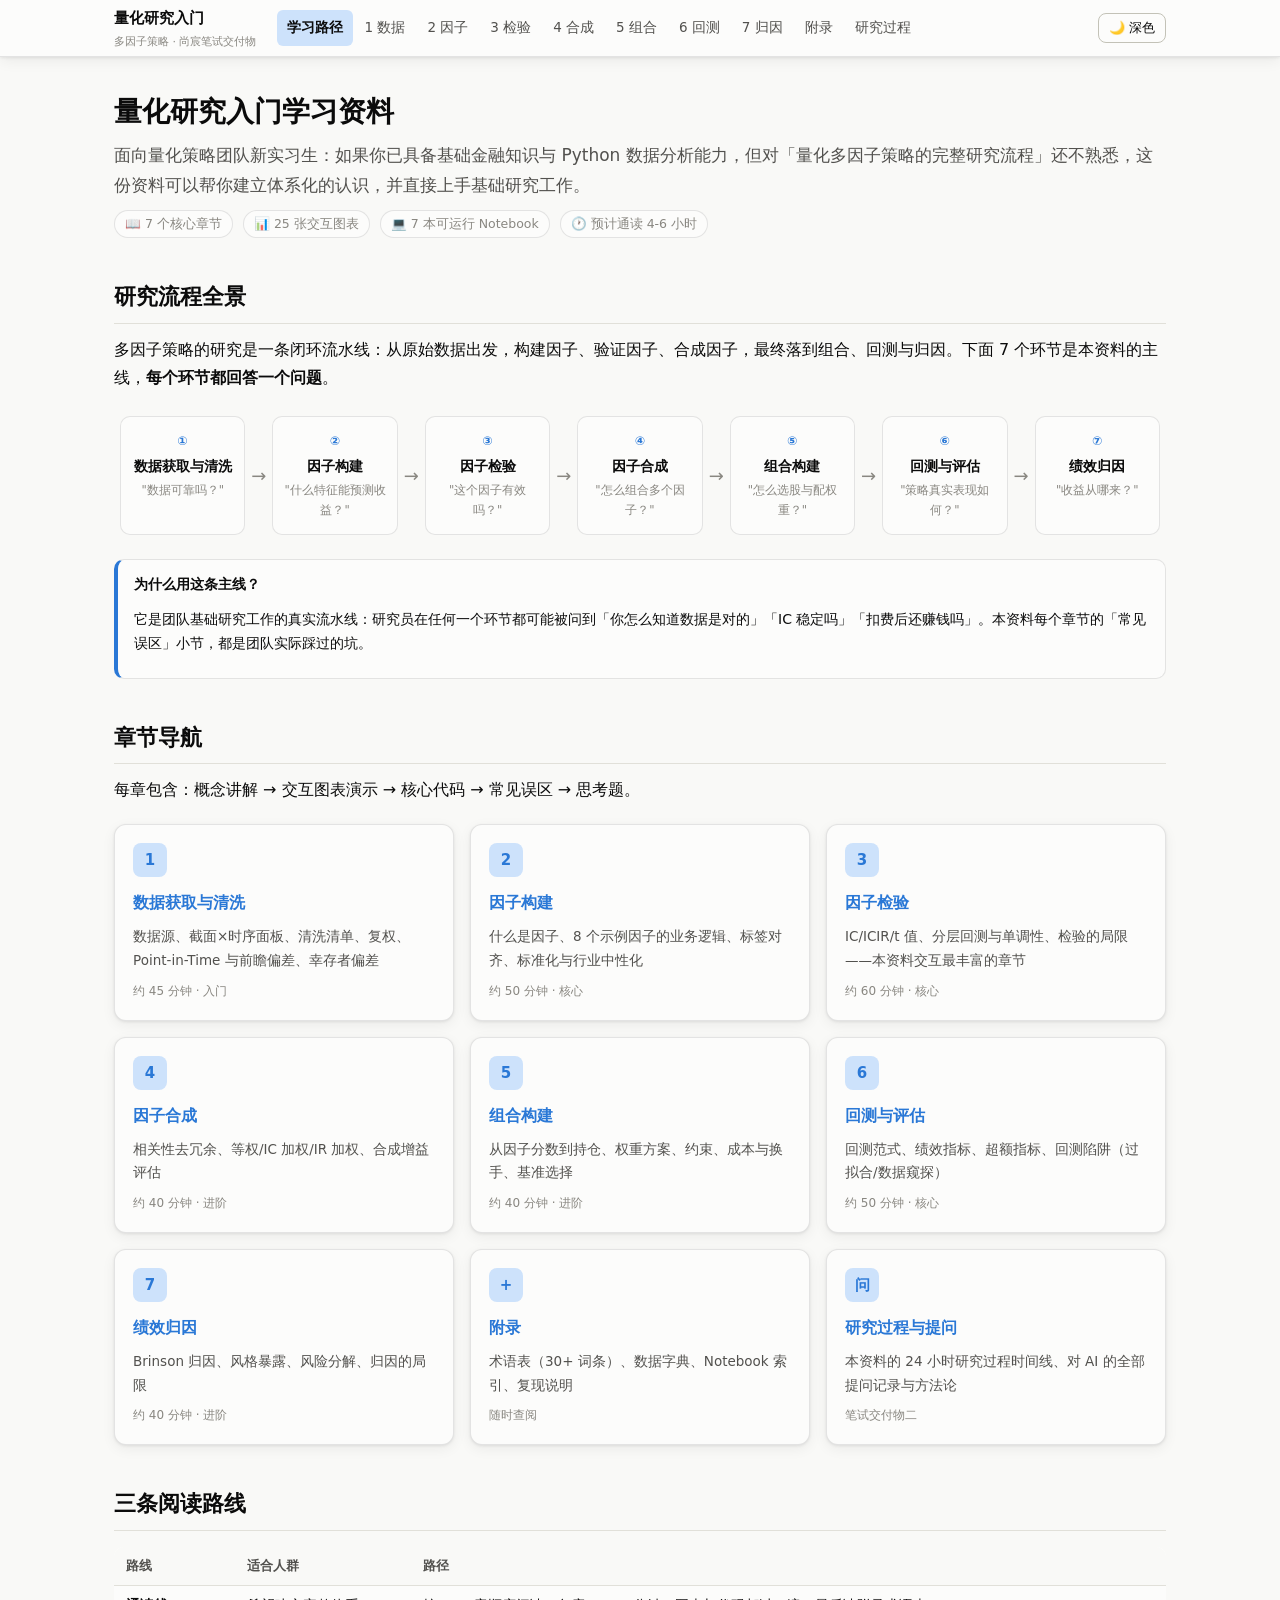
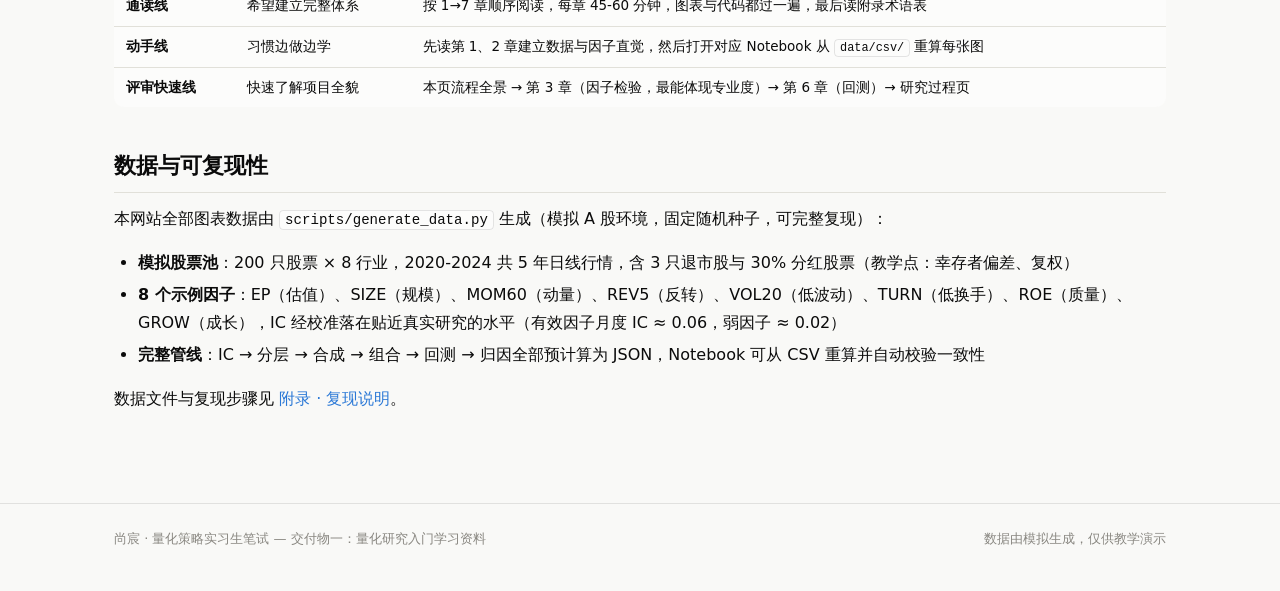
<file: index.html>
<!DOCTYPE html>
<html lang="zh-CN">
<head>
<meta charset="UTF-8">
<meta name="viewport" content="width=device-width, initial-scale=1.0">
<meta name="description" content="量化研究入门学习资料：量化多因子策略完整研究流程（数据→因子→检验→合成→组合→回测→归因）的概念讲解、交互图表与可运行代码。尚宸量化策略实习生笔试交付物。">
<title>量化研究入门学习资料 · 尚宸笔试</title>
<link rel="stylesheet" href="assets/css/style.css">
</head>
<body>
<header class="site-header">
  <div class="container">
    <div class="brand">量化研究入门<small>多因子策略 · 尚宸笔试交付物</small></div>
    <nav id="site-nav"></nav>
    <button class="theme-toggle" id="theme-toggle"></button>
  </div>
</header>

<main class="container">
  <article class="content">
    <h1>量化研究入门学习资料</h1>
    <p class="lead">面向量化策略团队新实习生：如果你已具备基础金融知识与 Python 数据分析能力，但对「量化多因子策略的完整研究流程」还不熟悉，这份资料可以帮你建立体系化的认识，并直接上手基础研究工作。</p>

    <div class="chapter-meta">
      <span>📖 7 个核心章节</span><span>📊 25 张交互图表</span>
      <span>💻 7 本可运行 Notebook</span><span>🕐 预计通读 4-6 小时</span>
    </div>

    <h2 id="flow">研究流程全景</h2>
    <p>多因子策略的研究是一条闭环流水线：从原始数据出发，构建因子、验证因子、合成因子，最终落到组合、回测与归因。下面 7 个环节是本资料的主线，<strong>每个环节都回答一个问题</strong>。</p>

    <div class="flow">
      <div class="step"><div class="no">①</div><div class="nm">数据获取与清洗</div><div class="ds">"数据可靠吗？"</div></div>
      <div class="arrow">→</div>
      <div class="step"><div class="no">②</div><div class="nm">因子构建</div><div class="ds">"什么特征能预测收益？"</div></div>
      <div class="arrow">→</div>
      <div class="step"><div class="no">③</div><div class="nm">因子检验</div><div class="ds">"这个因子有效吗？"</div></div>
      <div class="arrow">→</div>
      <div class="step"><div class="no">④</div><div class="nm">因子合成</div><div class="ds">"怎么组合多个因子？"</div></div>
      <div class="arrow">→</div>
      <div class="step"><div class="no">⑤</div><div class="nm">组合构建</div><div class="ds">"怎么选股与配权重？"</div></div>
      <div class="arrow">→</div>
      <div class="step"><div class="no">⑥</div><div class="nm">回测与评估</div><div class="ds">"策略真实表现如何？"</div></div>
      <div class="arrow">→</div>
      <div class="step"><div class="no">⑦</div><div class="nm">绩效归因</div><div class="ds">"收益从哪来？"</div></div>
    </div>

    <div class="callout key">
      <h4>为什么用这条主线？</h4>
      <p>它是团队基础研究工作的真实流水线：研究员在任何一个环节都可能被问到「你怎么知道数据是对的」「IC 稳定吗」「扣费后还赚钱吗」。本资料每个章节的「常见误区」小节，都是团队实际踩过的坑。</p>
    </div>

    <h2 id="chapters">章节导航</h2>
    <p>每章包含：概念讲解 → 交互图表演示 → 核心代码 → 常见误区 → 思考题。</p>
    <div class="card-grid">
      <div class="card">
        <div class="num">1</div>
        <h3><a href="chapters/ch1-data.html">数据获取与清洗</a></h3>
        <p>数据源、截面×时序面板、清洗清单、复权、Point-in-Time 与前瞻偏差、幸存者偏差</p>
        <span class="tag">约 45 分钟 · 入门</span>
      </div>
      <div class="card">
        <div class="num">2</div>
        <h3><a href="chapters/ch2-factor.html">因子构建</a></h3>
        <p>什么是因子、8 个示例因子的业务逻辑、标签对齐、标准化与行业中性化</p>
        <span class="tag">约 50 分钟 · 核心</span>
      </div>
      <div class="card">
        <div class="num">3</div>
        <h3><a href="chapters/ch3-testing.html">因子检验</a></h3>
        <p>IC/ICIR/t 值、分层回测与单调性、检验的局限——本资料交互最丰富的章节</p>
        <span class="tag">约 60 分钟 · 核心</span>
      </div>
      <div class="card">
        <div class="num">4</div>
        <h3><a href="chapters/ch4-synthesis.html">因子合成</a></h3>
        <p>相关性去冗余、等权/IC 加权/IR 加权、合成增益评估</p>
        <span class="tag">约 40 分钟 · 进阶</span>
      </div>
      <div class="card">
        <div class="num">5</div>
        <h3><a href="chapters/ch5-portfolio.html">组合构建</a></h3>
        <p>从因子分数到持仓、权重方案、约束、成本与换手、基准选择</p>
        <span class="tag">约 40 分钟 · 进阶</span>
      </div>
      <div class="card">
        <div class="num">6</div>
        <h3><a href="chapters/ch6-backtest.html">回测与评估</a></h3>
        <p>回测范式、绩效指标、超额指标、回测陷阱（过拟合/数据窥探）</p>
        <span class="tag">约 50 分钟 · 核心</span>
      </div>
      <div class="card">
        <div class="num">7</div>
        <h3><a href="chapters/ch7-attribution.html">绩效归因</a></h3>
        <p>Brinson 归因、风格暴露、风险分解、归因的局限</p>
        <span class="tag">约 40 分钟 · 进阶</span>
      </div>
      <div class="card">
        <div class="num">+</div>
        <h3><a href="appendix.html">附录</a></h3>
        <p>术语表（30+ 词条）、数据字典、Notebook 索引、复现说明</p>
        <span class="tag">随时查阅</span>
      </div>
      <div class="card">
        <div class="num">问</div>
        <h3><a href="process.html">研究过程与提问</a></h3>
        <p>本资料的 24 小时研究过程时间线、对 AI 的全部提问记录与方法论</p>
        <span class="tag">笔试交付物二</span>
      </div>
    </div>

    <h2 id="reading">三条阅读路线</h2>
    <table>
      <tr><th>路线</th><th>适合人群</th><th>路径</th></tr>
      <tr>
        <td><strong>通读线</strong></td><td>希望建立完整体系</td>
        <td>按 1→7 章顺序阅读，每章 45-60 分钟，图表与代码都过一遍，最后读附录术语表</td>
      </tr>
      <tr>
        <td><strong>动手线</strong></td><td>习惯边做边学</td>
        <td>先读第 1、2 章建立数据与因子直觉，然后打开对应 Notebook 从 <code>data/csv/</code> 重算每张图</td>
      </tr>
      <tr>
        <td><strong>评审快速线</strong></td><td>快速了解项目全貌</td>
        <td>本页流程全景 → 第 3 章（因子检验，最能体现专业度）→ 第 6 章（回测）→ 研究过程页</td>
      </tr>
    </table>

    <h2 id="reproduce">数据与可复现性</h2>
    <p>本网站全部图表数据由 <code>scripts/generate_data.py</code> 生成（模拟 A 股环境，固定随机种子，可完整复现）：</p>
    <ul>
      <li><strong>模拟股票池</strong>：200 只股票 × 8 行业，2020-2024 共 5 年日线行情，含 3 只退市股与 30% 分红股票（教学点：幸存者偏差、复权）</li>
      <li><strong>8 个示例因子</strong>：EP（估值）、SIZE（规模）、MOM60（动量）、REV5（反转）、VOL20（低波动）、TURN（低换手）、ROE（质量）、GROW（成长），IC 经校准落在贴近真实研究的水平（有效因子月度 IC ≈ 0.06，弱因子 ≈ 0.02）</li>
      <li><strong>完整管线</strong>：IC → 分层 → 合成 → 组合 → 回测 → 归因全部预计算为 JSON，Notebook 可从 CSV 重算并自动校验一致性</li>
    </ul>
    <p>数据文件与复现步骤见 <a href="appendix.html#repro">附录 · 复现说明</a>。</p>
  </article>
</main>

<footer class="site-footer">
  <div class="container">
    <span>尚宸 · 量化策略实习生笔试 — 交付物一：量化研究入门学习资料</span>
    <span>数据由模拟生成，仅供教学演示</span>
  </div>
</footer>

<script src="assets/js/echarts.min.js"></script>
<script src="assets/js/chartkit.js"></script>
<script src="assets/js/common.js"></script>
</body>
</html>
</file>
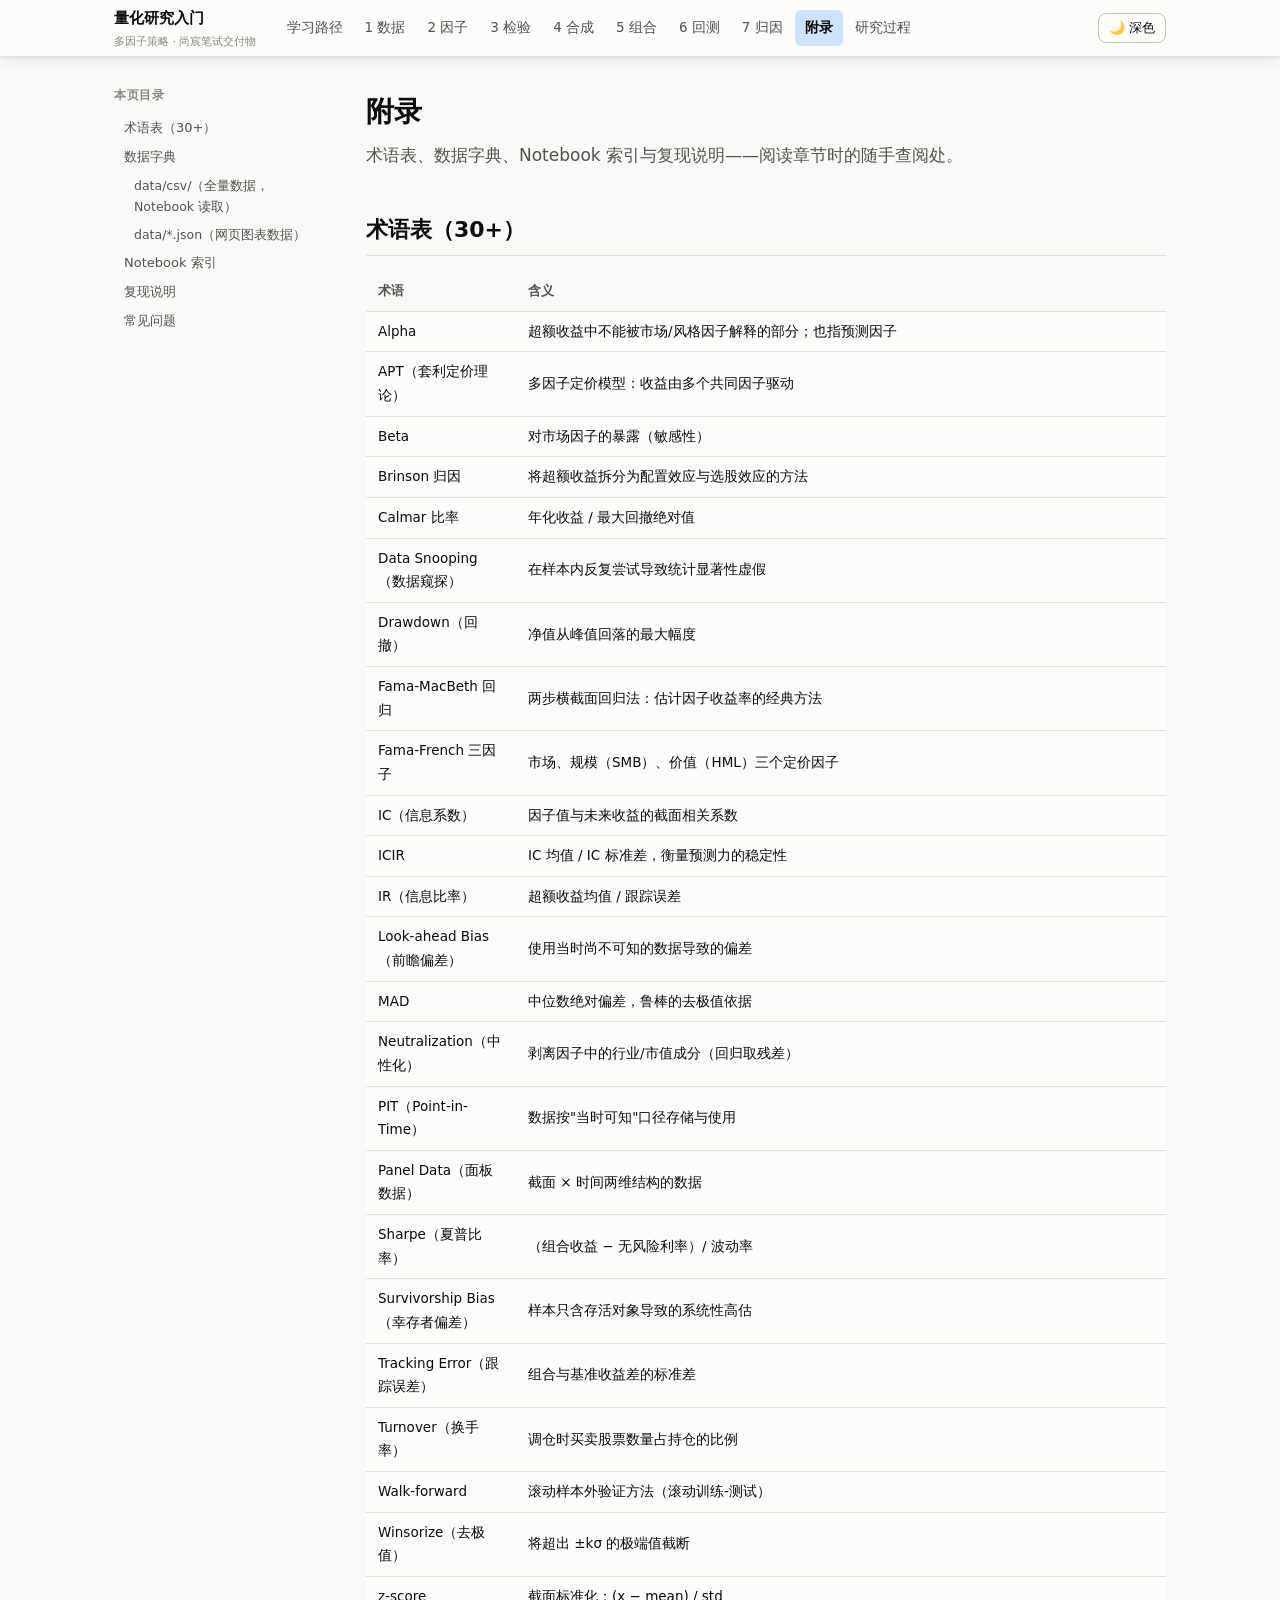
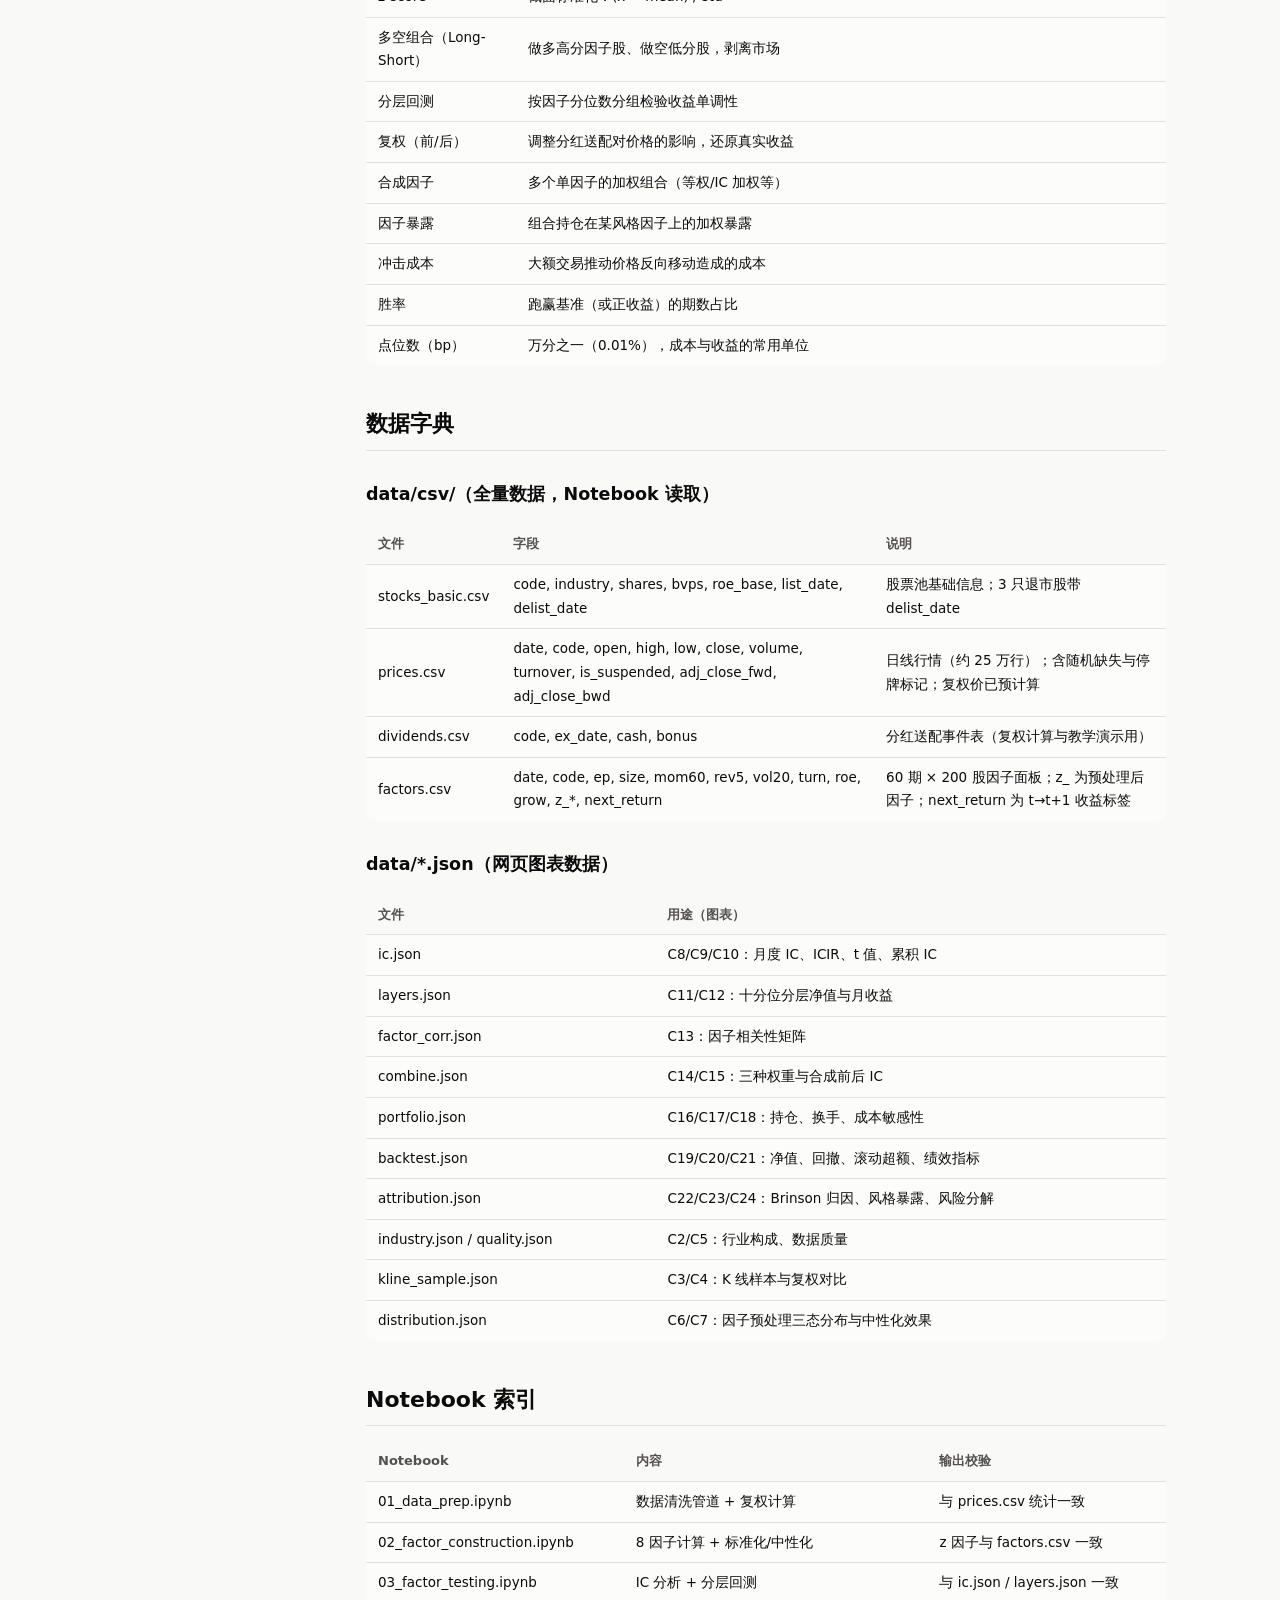
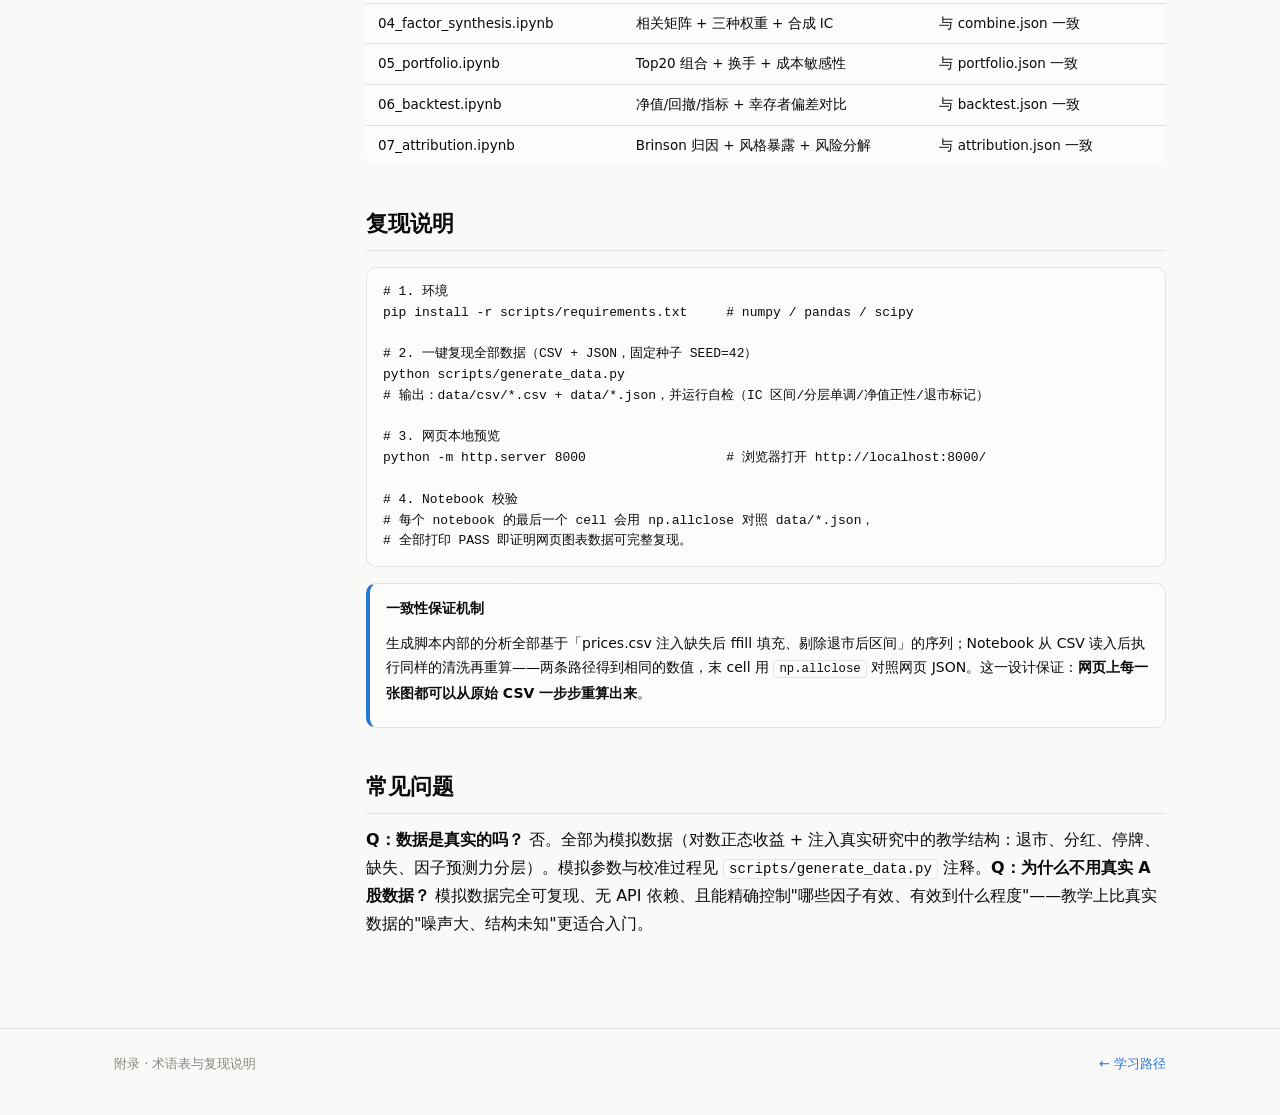
<file: appendix.html>
<!DOCTYPE html>
<html lang="zh-CN">
<head>
<meta charset="UTF-8">
<meta name="viewport" content="width=device-width, initial-scale=1.0">
<title>附录 · 术语表与复现说明 · 量化研究入门</title>
<link rel="stylesheet" href="assets/css/style.css">
</head>
<body>
<header class="site-header">
  <div class="container">
    <div class="brand">量化研究入门<small>多因子策略 · 尚宸笔试交付物</small></div>
    <nav id="site-nav"></nav>
    <button class="theme-toggle" id="theme-toggle"></button>
  </div>
</header>

<main class="container">
  <aside class="toc" id="page-toc"></aside>
  <article class="content">
    <h1>附录</h1>
    <p class="lead">术语表、数据字典、Notebook 索引与复现说明——阅读章节时的随手查阅处。</p>

    <h2 id="terms">术语表（30+）</h2>
    <table>
      <tr><th style="width:150px">术语</th><th>含义</th></tr>
      <tr><td>Alpha</td><td>超额收益中不能被市场/风格因子解释的部分；也指预测因子</td></tr>
      <tr><td>APT（套利定价理论）</td><td>多因子定价模型：收益由多个共同因子驱动</td></tr>
      <tr><td>Beta</td><td>对市场因子的暴露（敏感性）</td></tr>
      <tr><td>Brinson 归因</td><td>将超额收益拆分为配置效应与选股效应的方法</td></tr>
      <tr><td>Calmar 比率</td><td>年化收益 / 最大回撤绝对值</td></tr>
      <tr><td>Data Snooping（数据窥探）</td><td>在样本内反复尝试导致统计显著性虚假</td></tr>
      <tr><td>Drawdown（回撤）</td><td>净值从峰值回落的最大幅度</td></tr>
      <tr><td>Fama-MacBeth 回归</td><td>两步横截面回归法：估计因子收益率的经典方法</td></tr>
      <tr><td>Fama-French 三因子</td><td>市场、规模（SMB）、价值（HML）三个定价因子</td></tr>
      <tr><td>IC（信息系数）</td><td>因子值与未来收益的截面相关系数</td></tr>
      <tr><td>ICIR</td><td>IC 均值 / IC 标准差，衡量预测力的稳定性</td></tr>
      <tr><td>IR（信息比率）</td><td>超额收益均值 / 跟踪误差</td></tr>
      <tr><td>Look-ahead Bias（前瞻偏差）</td><td>使用当时尚不可知的数据导致的偏差</td></tr>
      <tr><td>MAD</td><td>中位数绝对偏差，鲁棒的去极值依据</td></tr>
      <tr><td>Neutralization（中性化）</td><td>剥离因子中的行业/市值成分（回归取残差）</td></tr>
      <tr><td>PIT（Point-in-Time）</td><td>数据按"当时可知"口径存储与使用</td></tr>
      <tr><td>Panel Data（面板数据）</td><td>截面 × 时间两维结构的数据</td></tr>
      <tr><td>Sharpe（夏普比率）</td><td>（组合收益 − 无风险利率）/ 波动率</td></tr>
      <tr><td>Survivorship Bias（幸存者偏差）</td><td>样本只含存活对象导致的系统性高估</td></tr>
      <tr><td>Tracking Error（跟踪误差）</td><td>组合与基准收益差的标准差</td></tr>
      <tr><td>Turnover（换手率）</td><td>调仓时买卖股票数量占持仓的比例</td></tr>
      <tr><td>Walk-forward</td><td>滚动样本外验证方法（滚动训练-测试）</td></tr>
      <tr><td>Winsorize（去极值）</td><td>将超出 ±kσ 的极端值截断</td></tr>
      <tr><td>z-score</td><td>截面标准化：(x − mean) / std</td></tr>
      <tr><td>多空组合（Long-Short）</td><td>做多高分因子股、做空低分股，剥离市场</td></tr>
      <tr><td>分层回测</td><td>按因子分位数分组检验收益单调性</td></tr>
      <tr><td>复权（前/后）</td><td>调整分红送配对价格的影响，还原真实收益</td></tr>
      <tr><td>合成因子</td><td>多个单因子的加权组合（等权/IC 加权等）</td></tr>
      <tr><td>因子暴露</td><td>组合持仓在某风格因子上的加权暴露</td></tr>
      <tr><td>冲击成本</td><td>大额交易推动价格反向移动造成的成本</td></tr>
      <tr><td>胜率</td><td>跑赢基准（或正收益）的期数占比</td></tr>
      <tr><td>点位数（bp）</td><td>万分之一（0.01%），成本与收益的常用单位</td></tr>
    </table>

    <h2 id="data-dict">数据字典</h2>
    <h3>data/csv/（全量数据，Notebook 读取）</h3>
    <table>
      <tr><th>文件</th><th>字段</th><th>说明</th></tr>
      <tr><td>stocks_basic.csv</td><td>code, industry, shares, bvps, roe_base, list_date, delist_date</td><td>股票池基础信息；3 只退市股带 delist_date</td></tr>
      <tr><td>prices.csv</td><td>date, code, open, high, low, close, volume, turnover, is_suspended, adj_close_fwd, adj_close_bwd</td><td>日线行情（约 25 万行）；含随机缺失与停牌标记；复权价已预计算</td></tr>
      <tr><td>dividends.csv</td><td>code, ex_date, cash, bonus</td><td>分红送配事件表（复权计算与教学演示用）</td></tr>
      <tr><td>factors.csv</td><td>date, code, ep, size, mom60, rev5, vol20, turn, roe, grow, z_*, next_return</td><td>60 期 × 200 股因子面板；z_ 为预处理后因子；next_return 为 t→t+1 收益标签</td></tr>
    </table>
    <h3>data/*.json（网页图表数据）</h3>
    <table>
      <tr><th>文件</th><th>用途（图表）</th></tr>
      <tr><td>ic.json</td><td>C8/C9/C10：月度 IC、ICIR、t 值、累积 IC</td></tr>
      <tr><td>layers.json</td><td>C11/C12：十分位分层净值与月收益</td></tr>
      <tr><td>factor_corr.json</td><td>C13：因子相关性矩阵</td></tr>
      <tr><td>combine.json</td><td>C14/C15：三种权重与合成前后 IC</td></tr>
      <tr><td>portfolio.json</td><td>C16/C17/C18：持仓、换手、成本敏感性</td></tr>
      <tr><td>backtest.json</td><td>C19/C20/C21：净值、回撤、滚动超额、绩效指标</td></tr>
      <tr><td>attribution.json</td><td>C22/C23/C24：Brinson 归因、风格暴露、风险分解</td></tr>
      <tr><td>industry.json / quality.json</td><td>C2/C5：行业构成、数据质量</td></tr>
      <tr><td>kline_sample.json</td><td>C3/C4：K 线样本与复权对比</td></tr>
      <tr><td>distribution.json</td><td>C6/C7：因子预处理三态分布与中性化效果</td></tr>
    </table>

    <h2 id="nb-index">Notebook 索引</h2>
    <table>
      <tr><th>Notebook</th><th>内容</th><th>输出校验</th></tr>
      <tr><td>01_data_prep.ipynb</td><td>数据清洗管道 + 复权计算</td><td>与 prices.csv 统计一致</td></tr>
      <tr><td>02_factor_construction.ipynb</td><td>8 因子计算 + 标准化/中性化</td><td>z 因子与 factors.csv 一致</td></tr>
      <tr><td>03_factor_testing.ipynb</td><td>IC 分析 + 分层回测</td><td>与 ic.json / layers.json 一致</td></tr>
      <tr><td>04_factor_synthesis.ipynb</td><td>相关矩阵 + 三种权重 + 合成 IC</td><td>与 combine.json 一致</td></tr>
      <tr><td>05_portfolio.ipynb</td><td>Top20 组合 + 换手 + 成本敏感性</td><td>与 portfolio.json 一致</td></tr>
      <tr><td>06_backtest.ipynb</td><td>净值/回撤/指标 + 幸存者偏差对比</td><td>与 backtest.json 一致</td></tr>
      <tr><td>07_attribution.ipynb</td><td>Brinson 归因 + 风格暴露 + 风险分解</td><td>与 attribution.json 一致</td></tr>
    </table>

    <h2 id="repro">复现说明</h2>
    <div class="code-block">
<pre># 1. 环境
pip install -r scripts/requirements.txt     # numpy / pandas / scipy

# 2. 一键复现全部数据（CSV + JSON，固定种子 SEED=42）
python scripts/generate_data.py
# 输出：data/csv/*.csv + data/*.json，并运行自检（IC 区间/分层单调/净值正性/退市标记）

# 3. 网页本地预览
python -m http.server 8000                  # 浏览器打开 http://localhost:8000/

# 4. Notebook 校验
# 每个 notebook 的最后一个 cell 会用 np.allclose 对照 data/*.json，
# 全部打印 PASS 即证明网页图表数据可完整复现。
</pre>
    </div>
    <div class="callout key">
      <h4>一致性保证机制</h4>
      <p>生成脚本内部的分析全部基于「prices.csv 注入缺失后 ffill 填充、剔除退市后区间」的序列；Notebook 从 CSV 读入后执行同样的清洗再重算——两条路径得到相同的数值，末 cell 用 <code>np.allclose</code> 对照网页 JSON。这一设计保证：<strong>网页上每一张图都可以从原始 CSV 一步步重算出来</strong>。</p>
    </div>

    <h2 id="faq">常见问题</h2>
    <p><strong>Q：数据是真实的吗？</strong> 否。全部为模拟数据（对数正态收益 + 注入真实研究中的教学结构：退市、分红、停牌、缺失、因子预测力分层）。模拟参数与校准过程见 <code>scripts/generate_data.py</code> 注释。<strong>Q：为什么不用真实 A 股数据？</strong> 模拟数据完全可复现、无 API 依赖、且能精确控制"哪些因子有效、有效到什么程度"——教学上比真实数据的"噪声大、结构未知"更适合入门。</p>
  </article>
</main>

<footer class="site-footer">
  <div class="container">
    <span>附录 · 术语表与复现说明</span>
    <span><a href="index.html">← 学习路径</a></span>
  </div>
</footer>

<script src="assets/js/echarts.min.js"></script>
<script src="assets/js/chartkit.js"></script>
<script src="assets/js/common.js"></script>
</body>
</html>
</file>
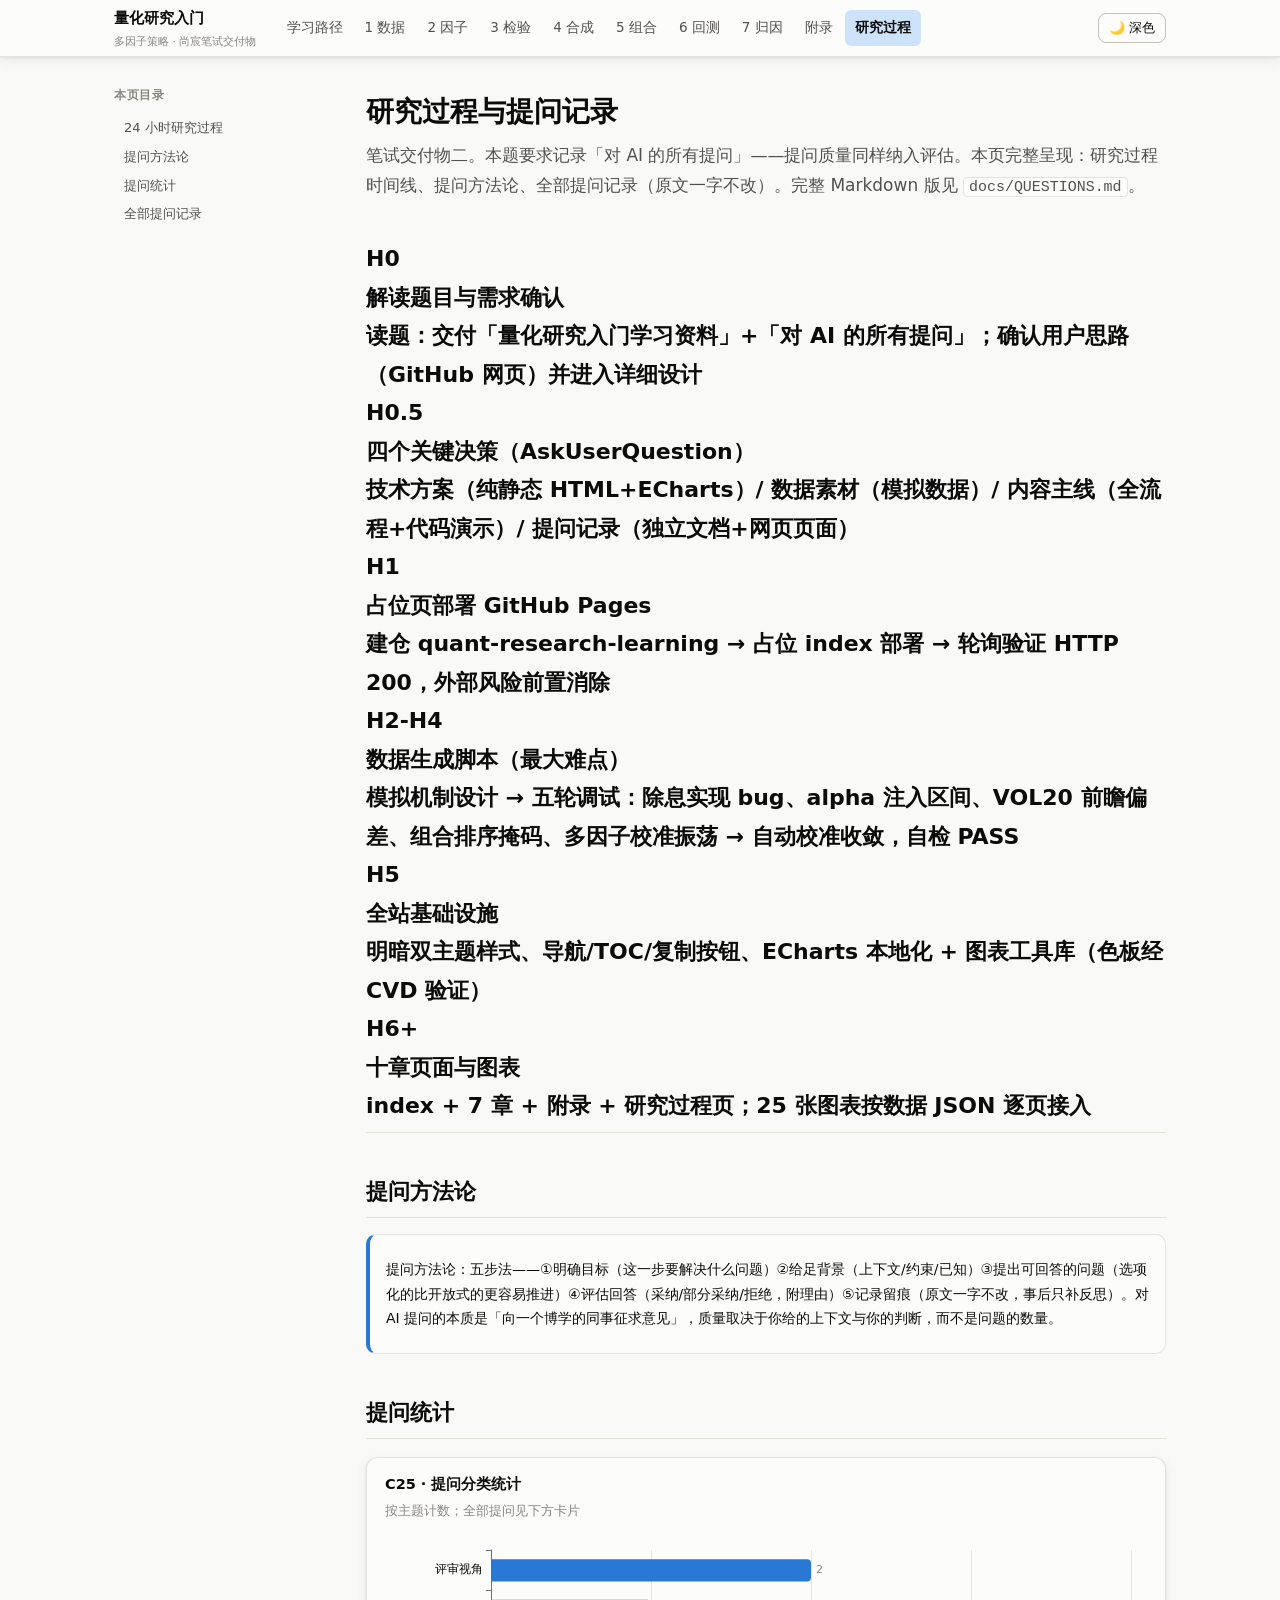
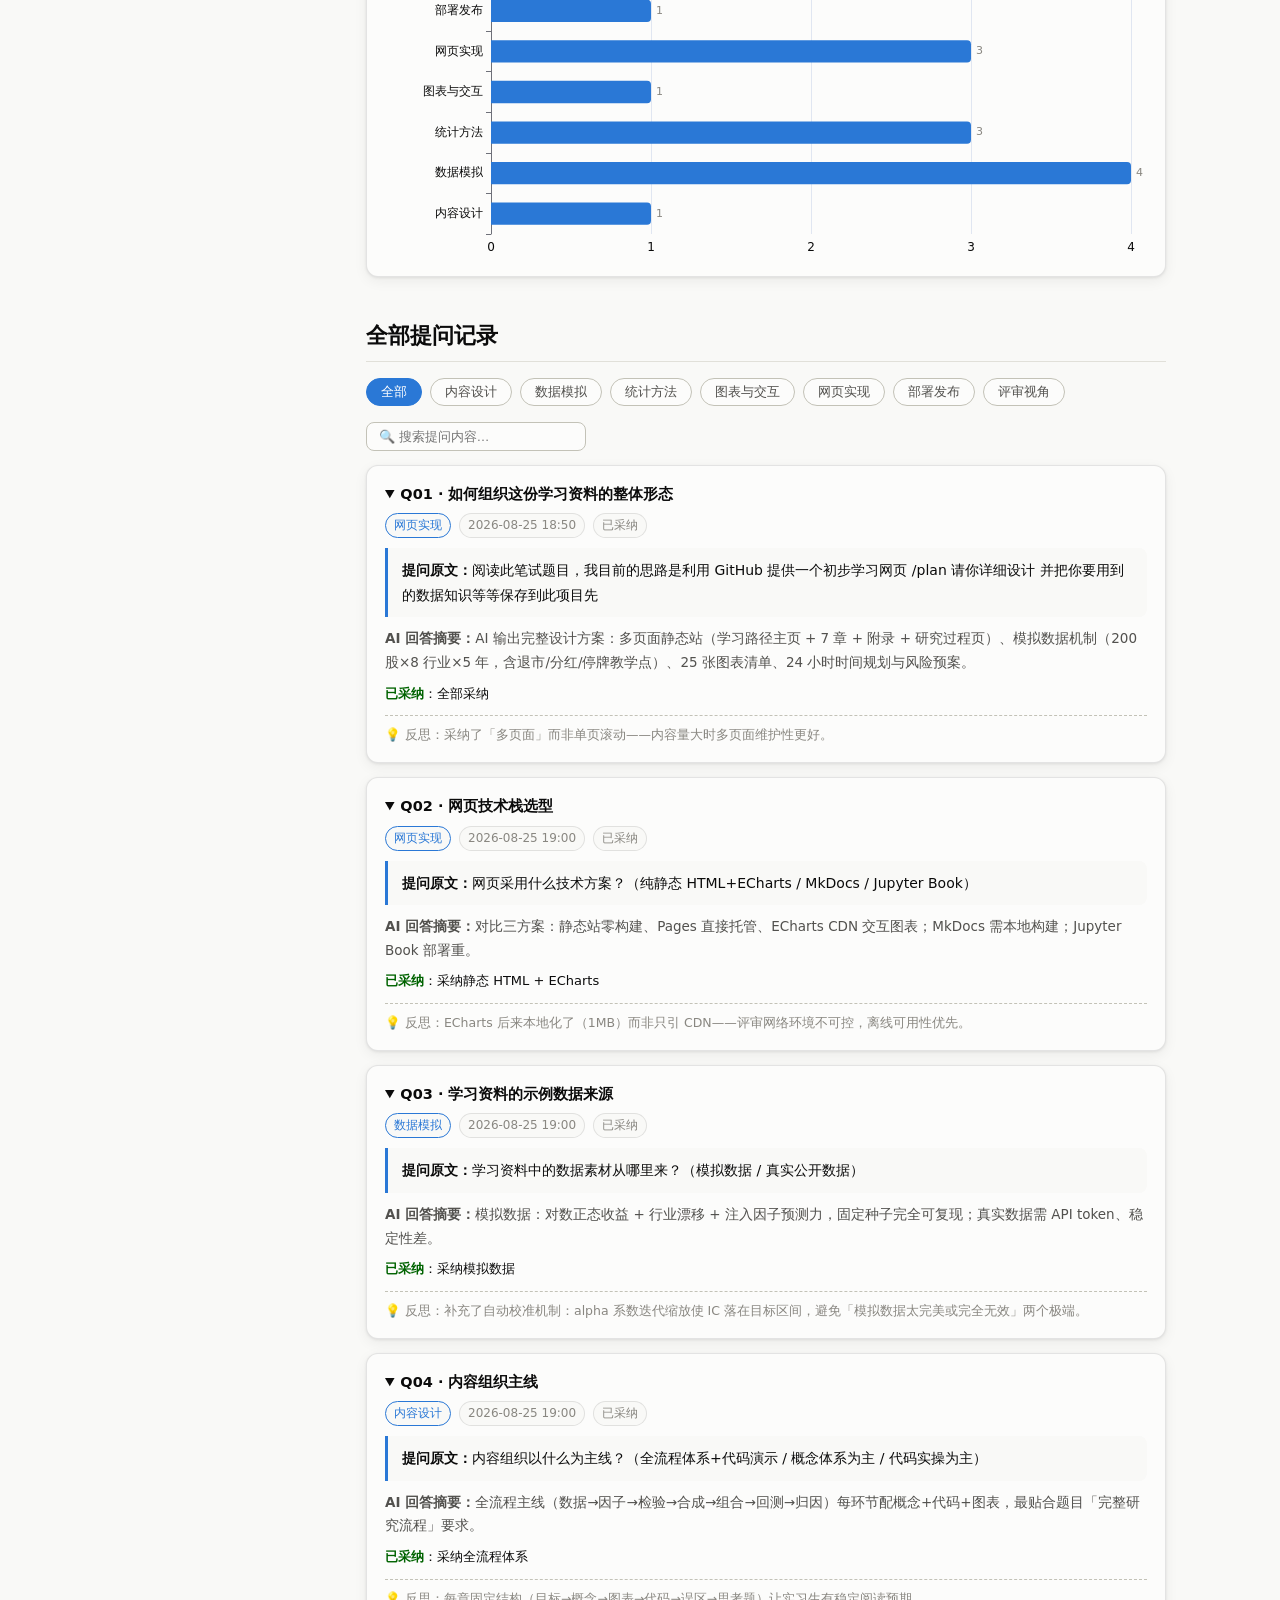
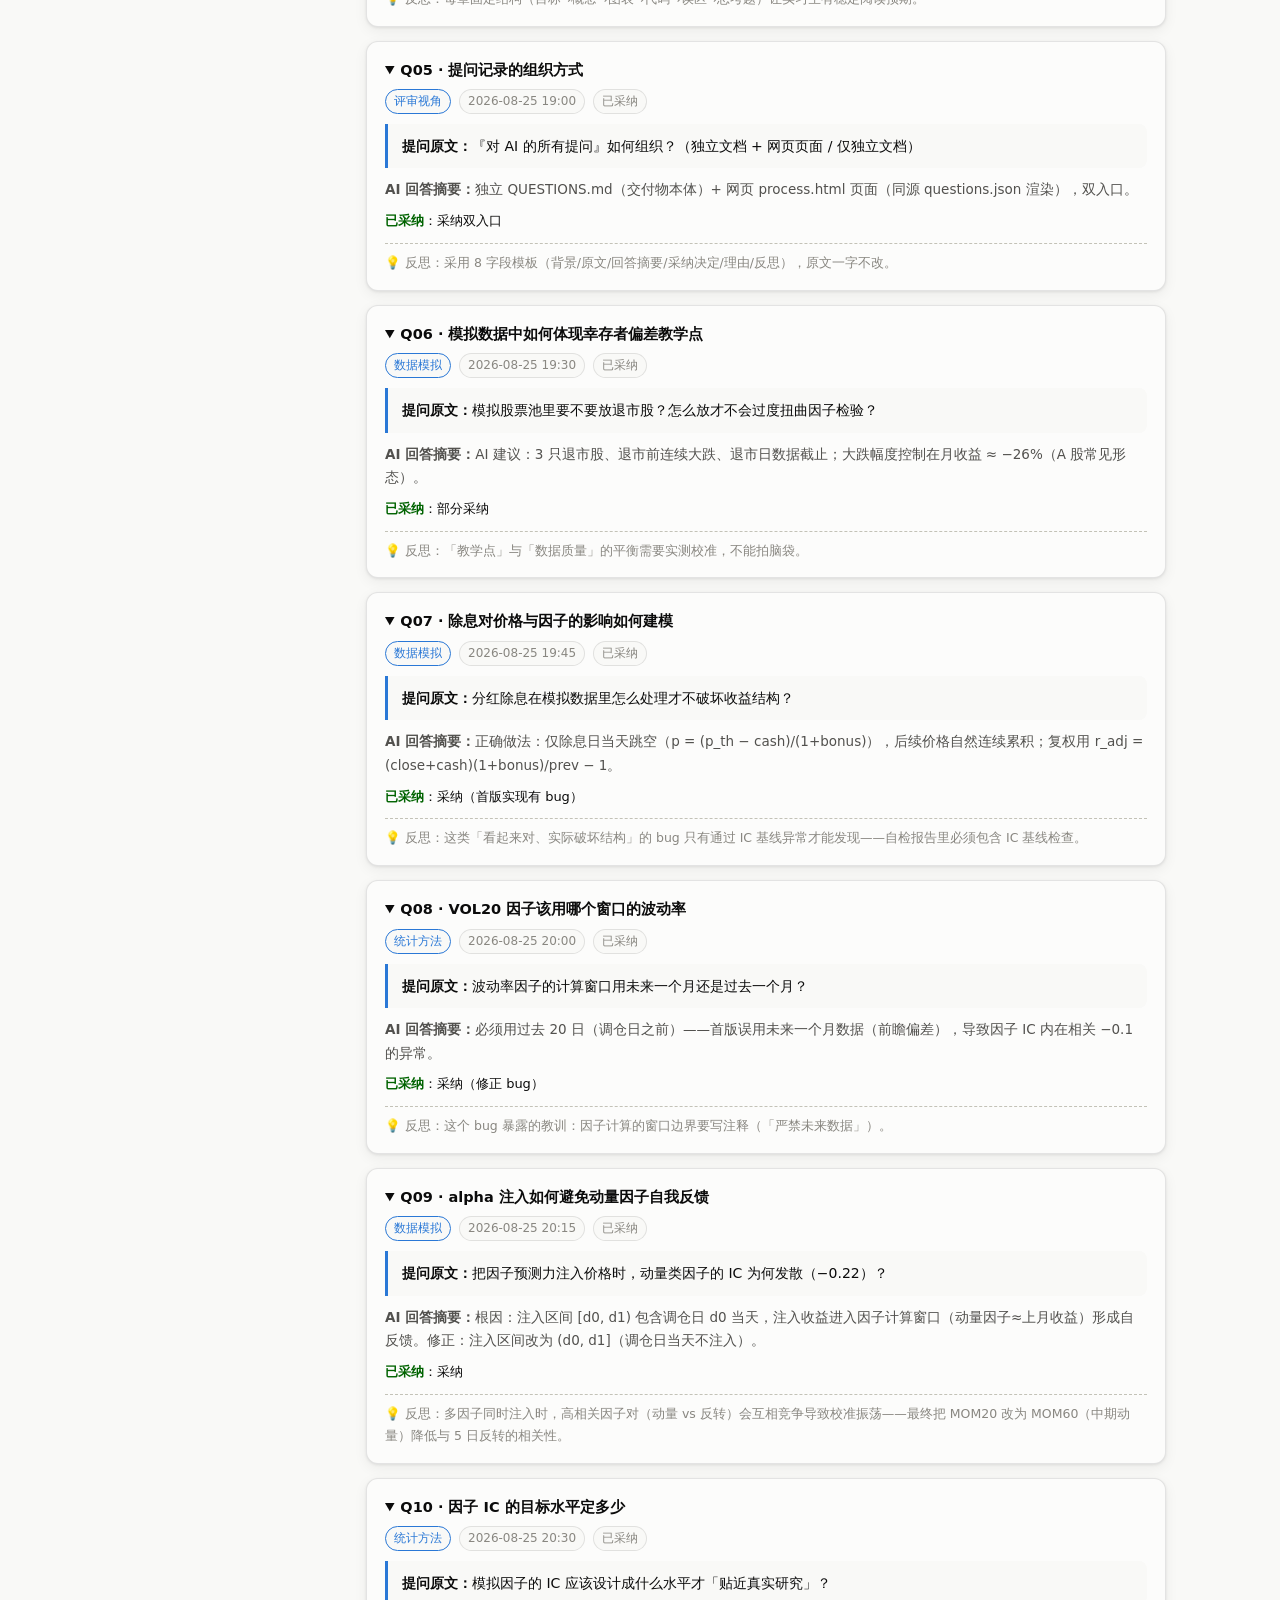
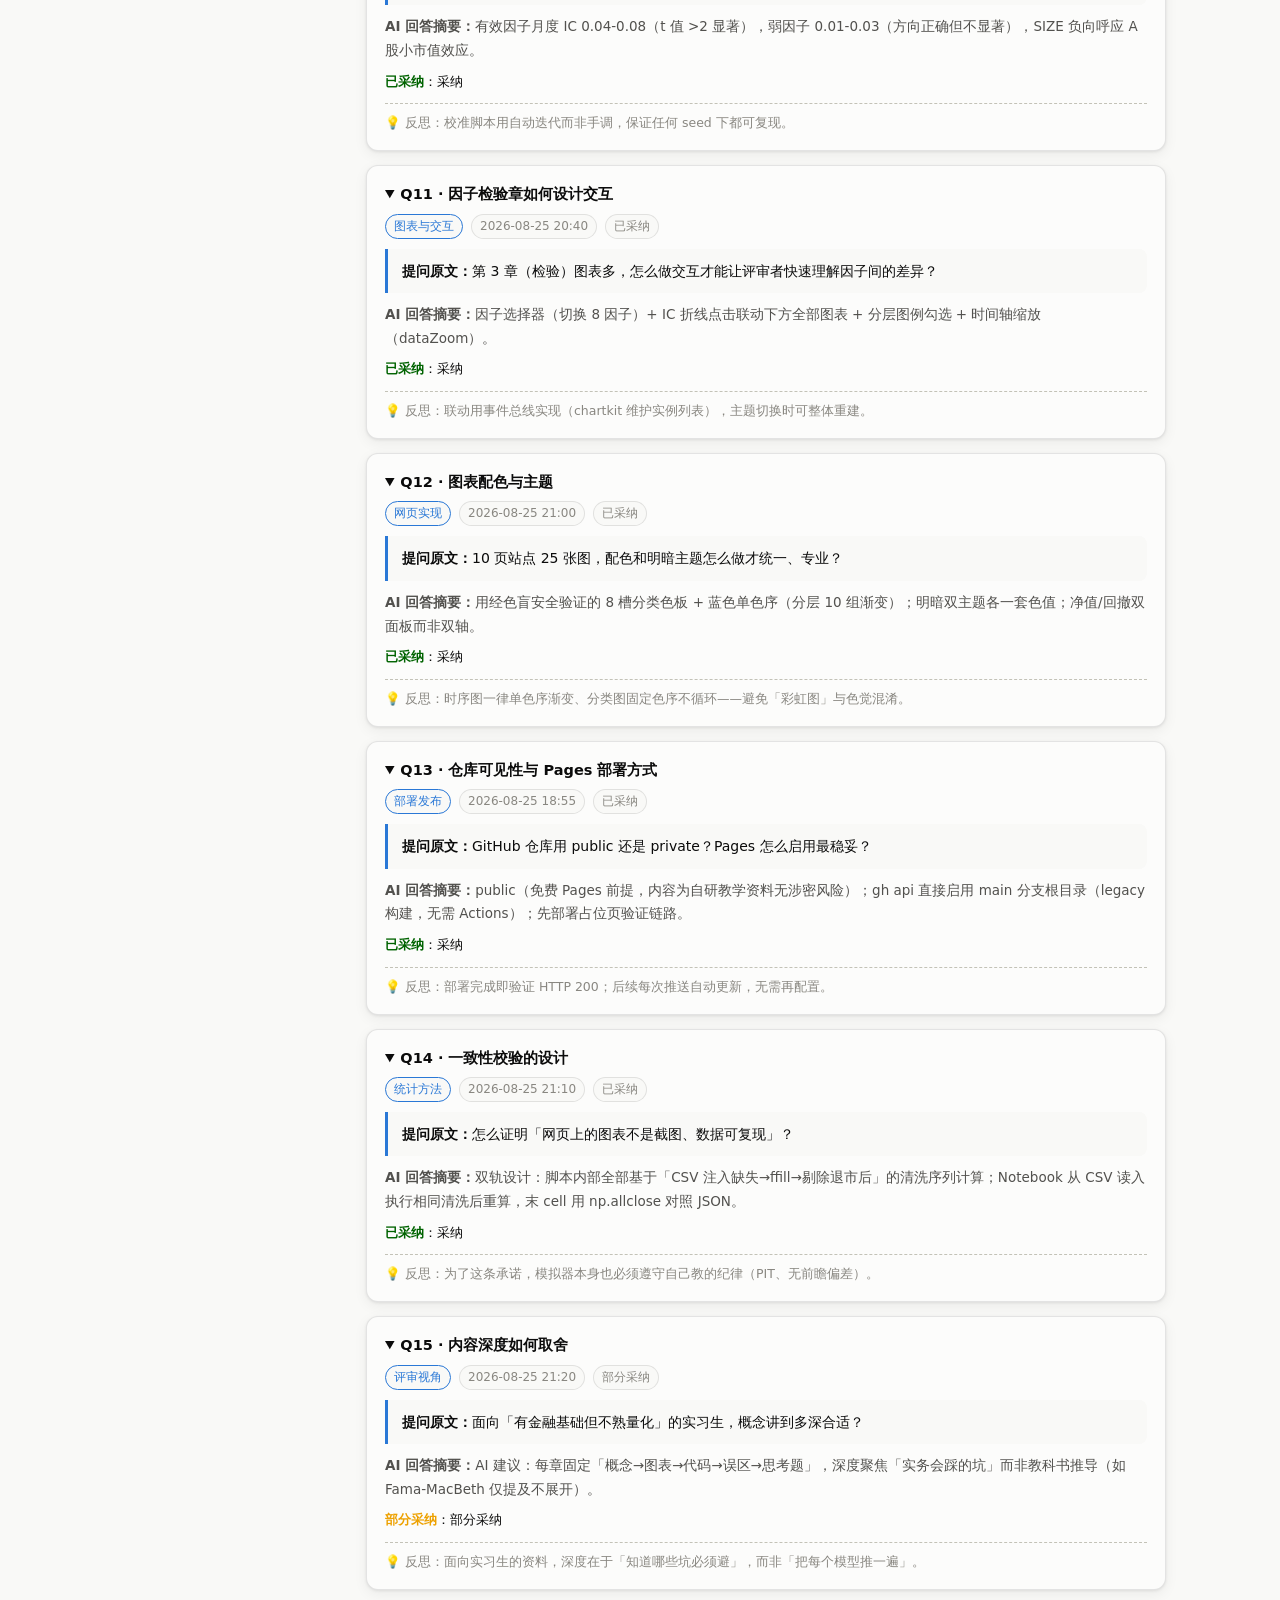
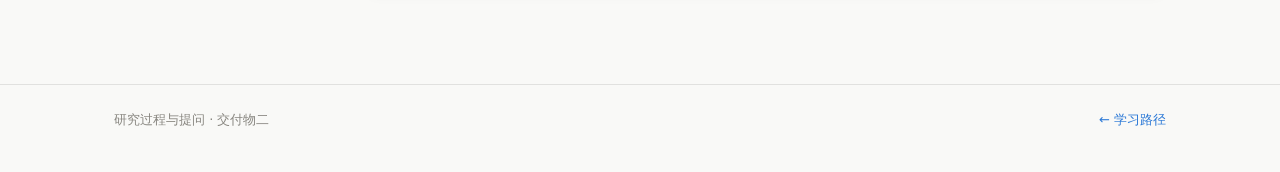
<file: process.html>
<!DOCTYPE html>
<html lang="zh-CN">
<head>
<meta charset="UTF-8">
<meta name="viewport" content="width=device-width, initial-scale=1.0">
<title>研究过程与提问 · 量化研究入门</title>
<link rel="stylesheet" href="assets/css/style.css">
</head>
<body>
<header class="site-header">
  <div class="container">
    <div class="brand">量化研究入门<small>多因子策略 · 尚宸笔试交付物</small></div>
    <nav id="site-nav"></nav>
    <button class="theme-toggle" id="theme-toggle"></button>
  </div>
</header>

<main class="container">
  <aside class="toc" id="page-toc"></aside>
  <article class="content">
    <h1>研究过程与提问记录</h1>
    <p class="lead">笔试交付物二。本题要求记录「对 AI 的所有提问」——提问质量同样纳入评估。本页完整呈现：研究过程时间线、提问方法论、全部提问记录（原文一字不改）。完整 Markdown 版见 <code>docs/QUESTIONS.md</code>。</p>

    <h2 id="timeline">24 小时研究过程</h2>
    <div class="timeline" id="timeline"></div>

    <h2 id="method">提问方法论</h2>
    <div class="callout key" id="methodology"></div>

    <h2 id="stats">提问统计</h2>
    <div class="chart-box" data-chart="c25">
      <div class="chart-title">C25 · 提问分类统计</div>
      <div class="chart-sub">按主题计数；全部提问见下方卡片</div>
      <div class="chart"></div>
    </div>

    <h2 id="records">全部提问记录</h2>
    <div class="q-filters" id="q-filters"></div>
    <input class="q-search" id="q-search" type="search" placeholder="🔍 搜索提问内容…">
    <div id="q-list"></div>
  </article>
</main>

<footer class="site-footer">
  <div class="container">
    <span>研究过程与提问 · 交付物二</span>
    <span><a href="index.html">← 学习路径</a></span>
  </div>
</footer>

<script src="assets/js/echarts.min.js"></script>
<script src="assets/js/chartkit.js"></script>
<script src="assets/js/common.js"></script>
<script src="assets/js/pages/process.js"></script>
</body>
</html>
</file>
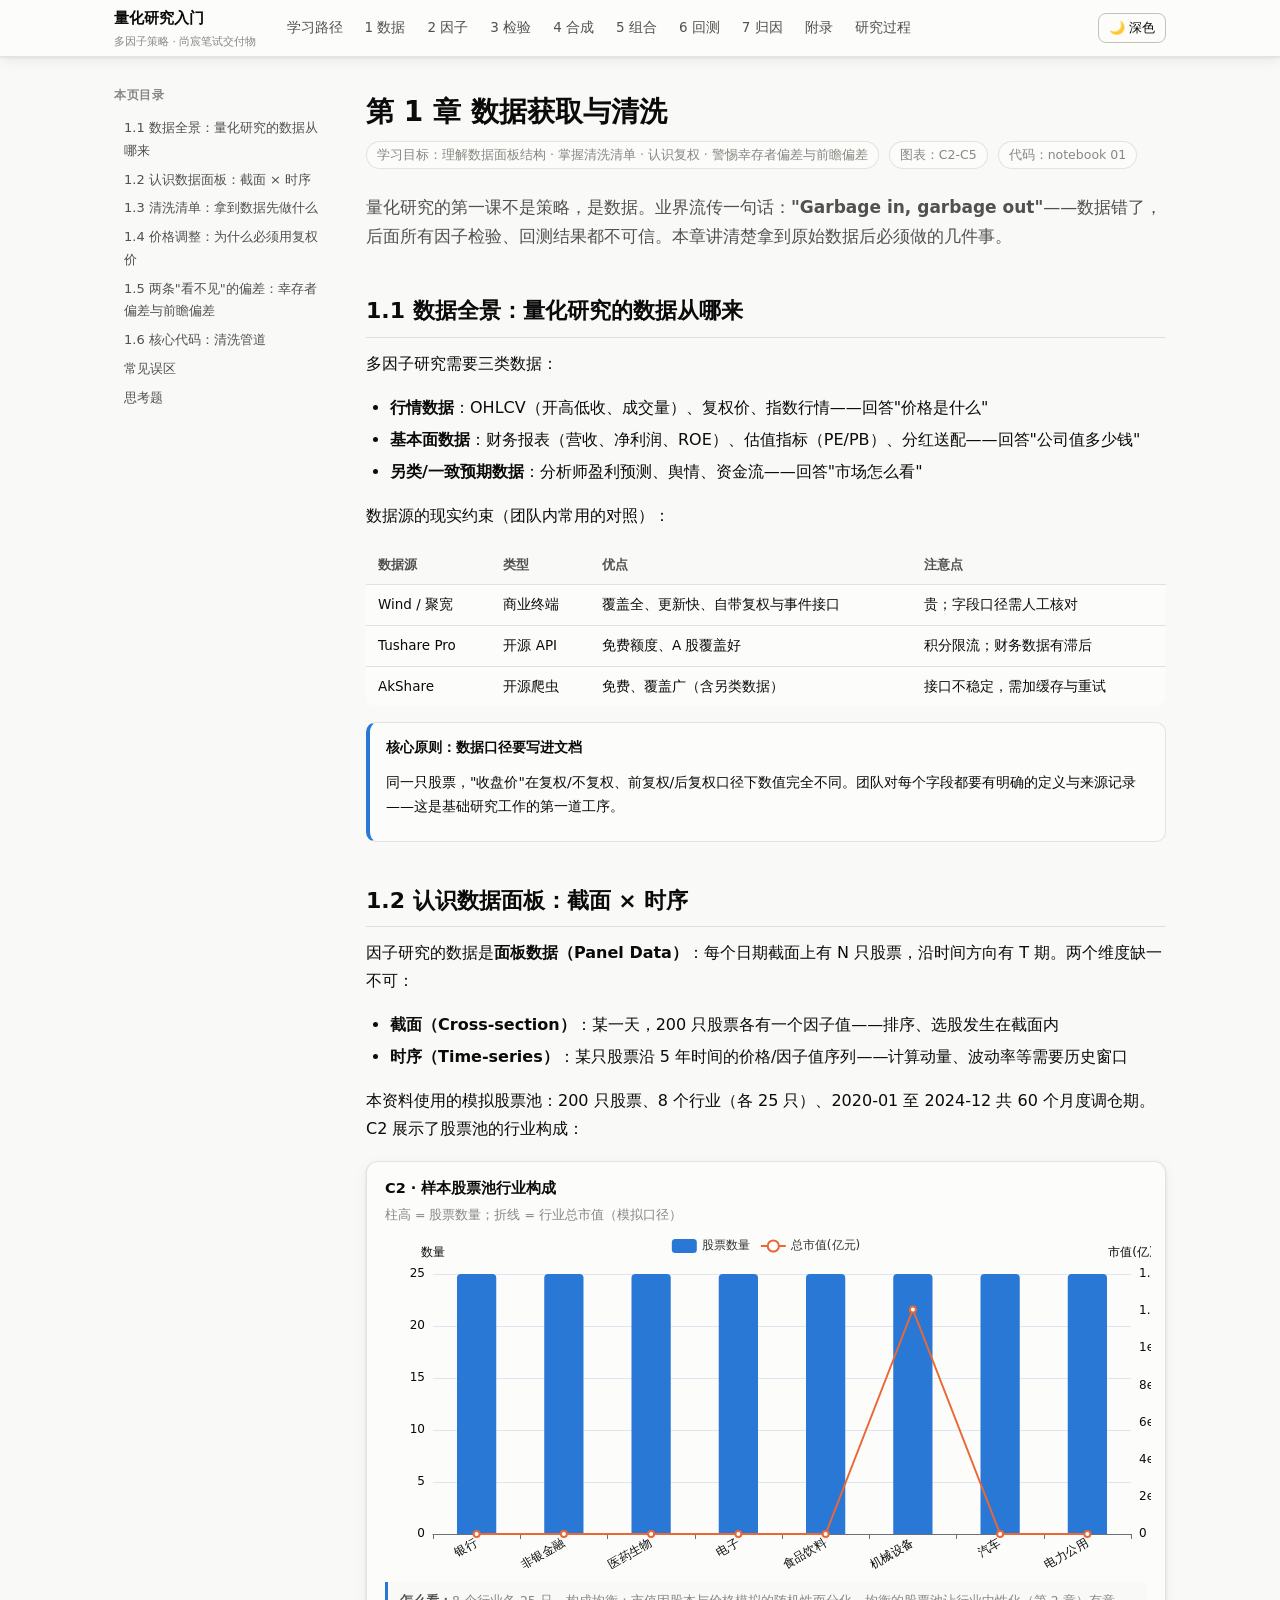
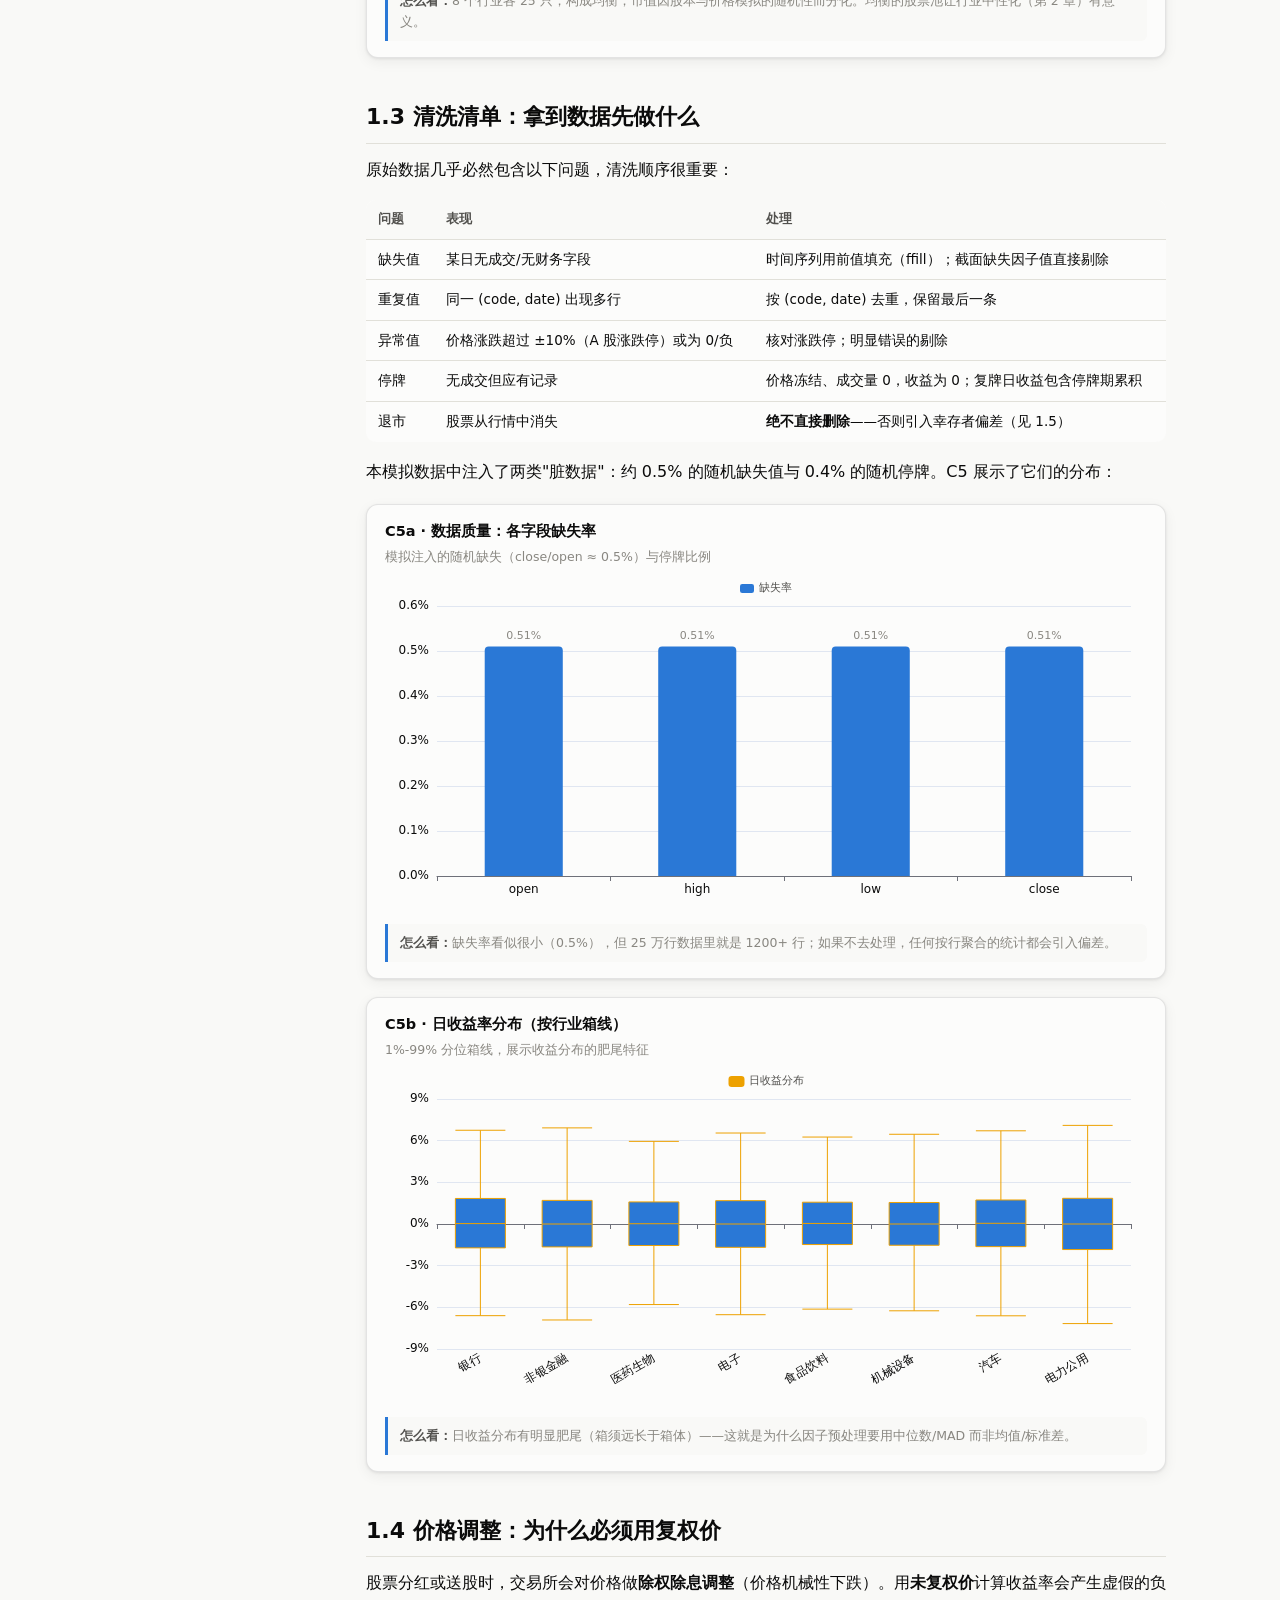
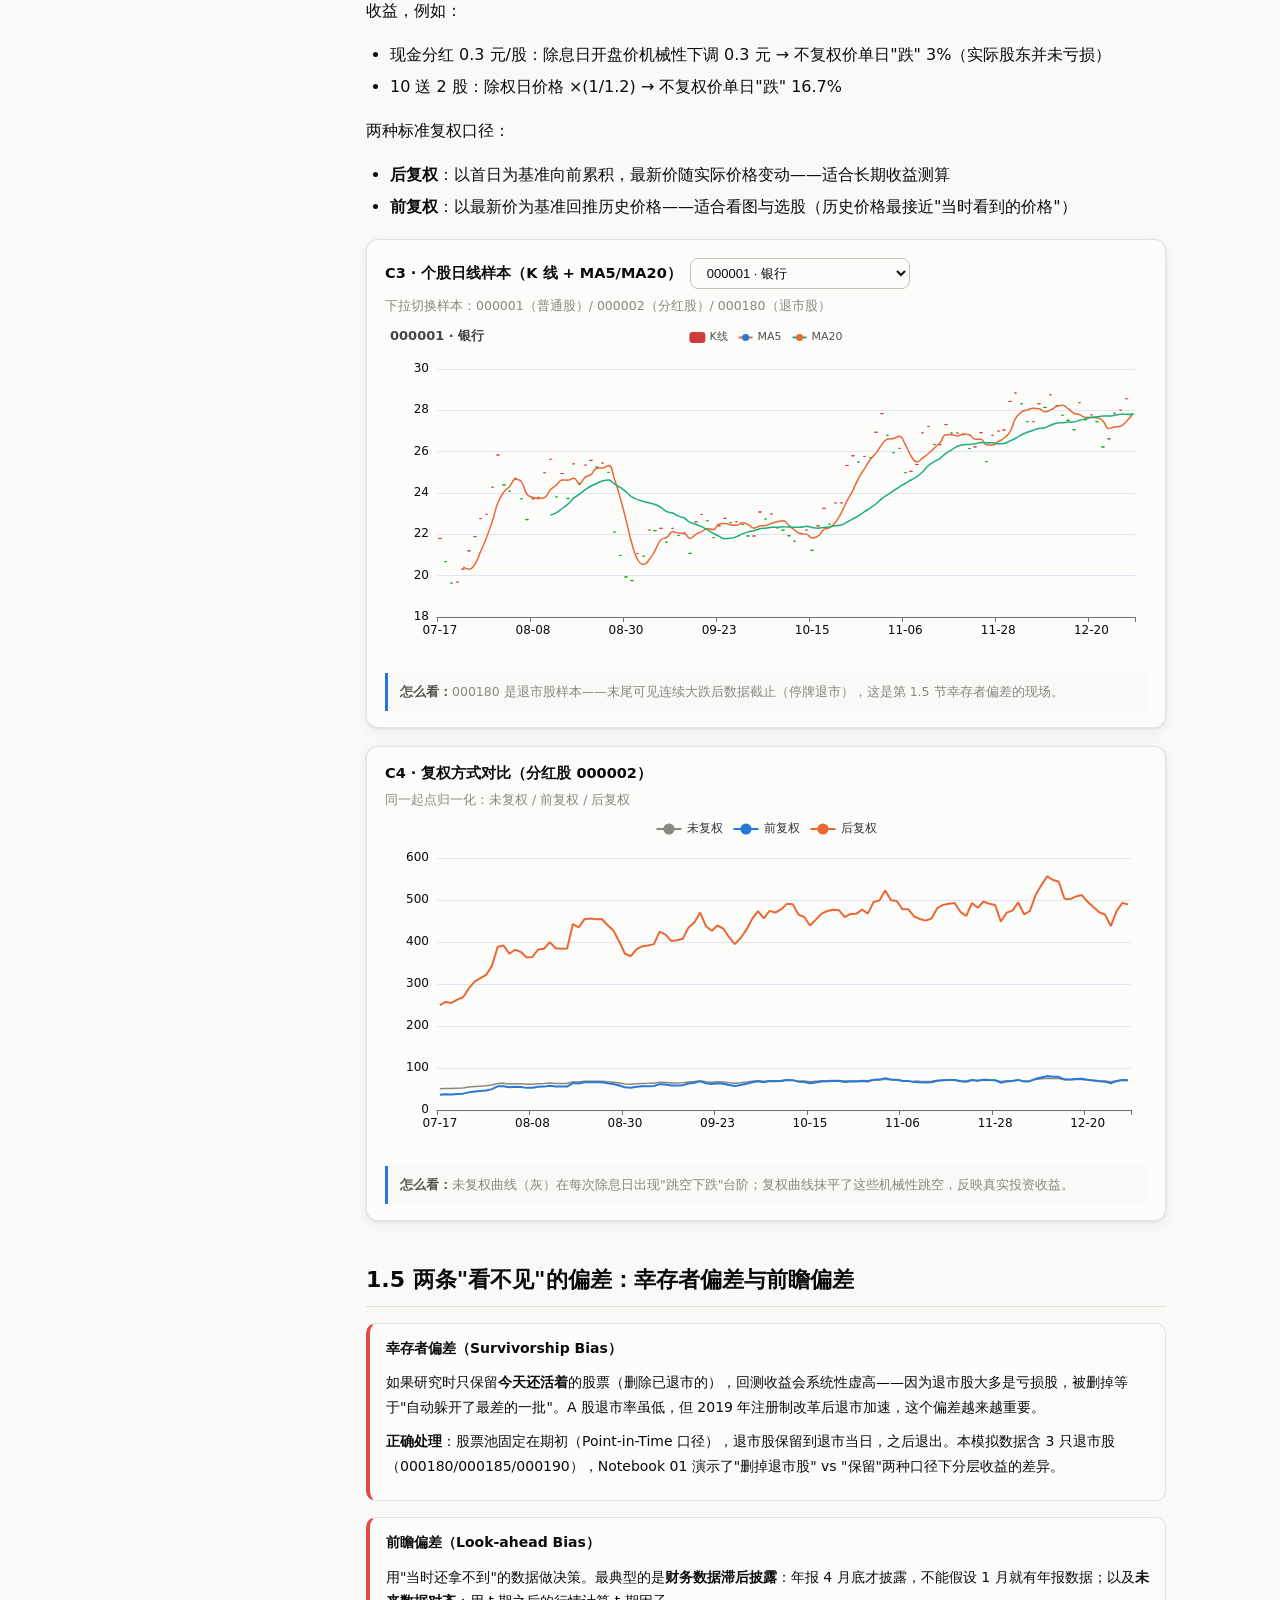
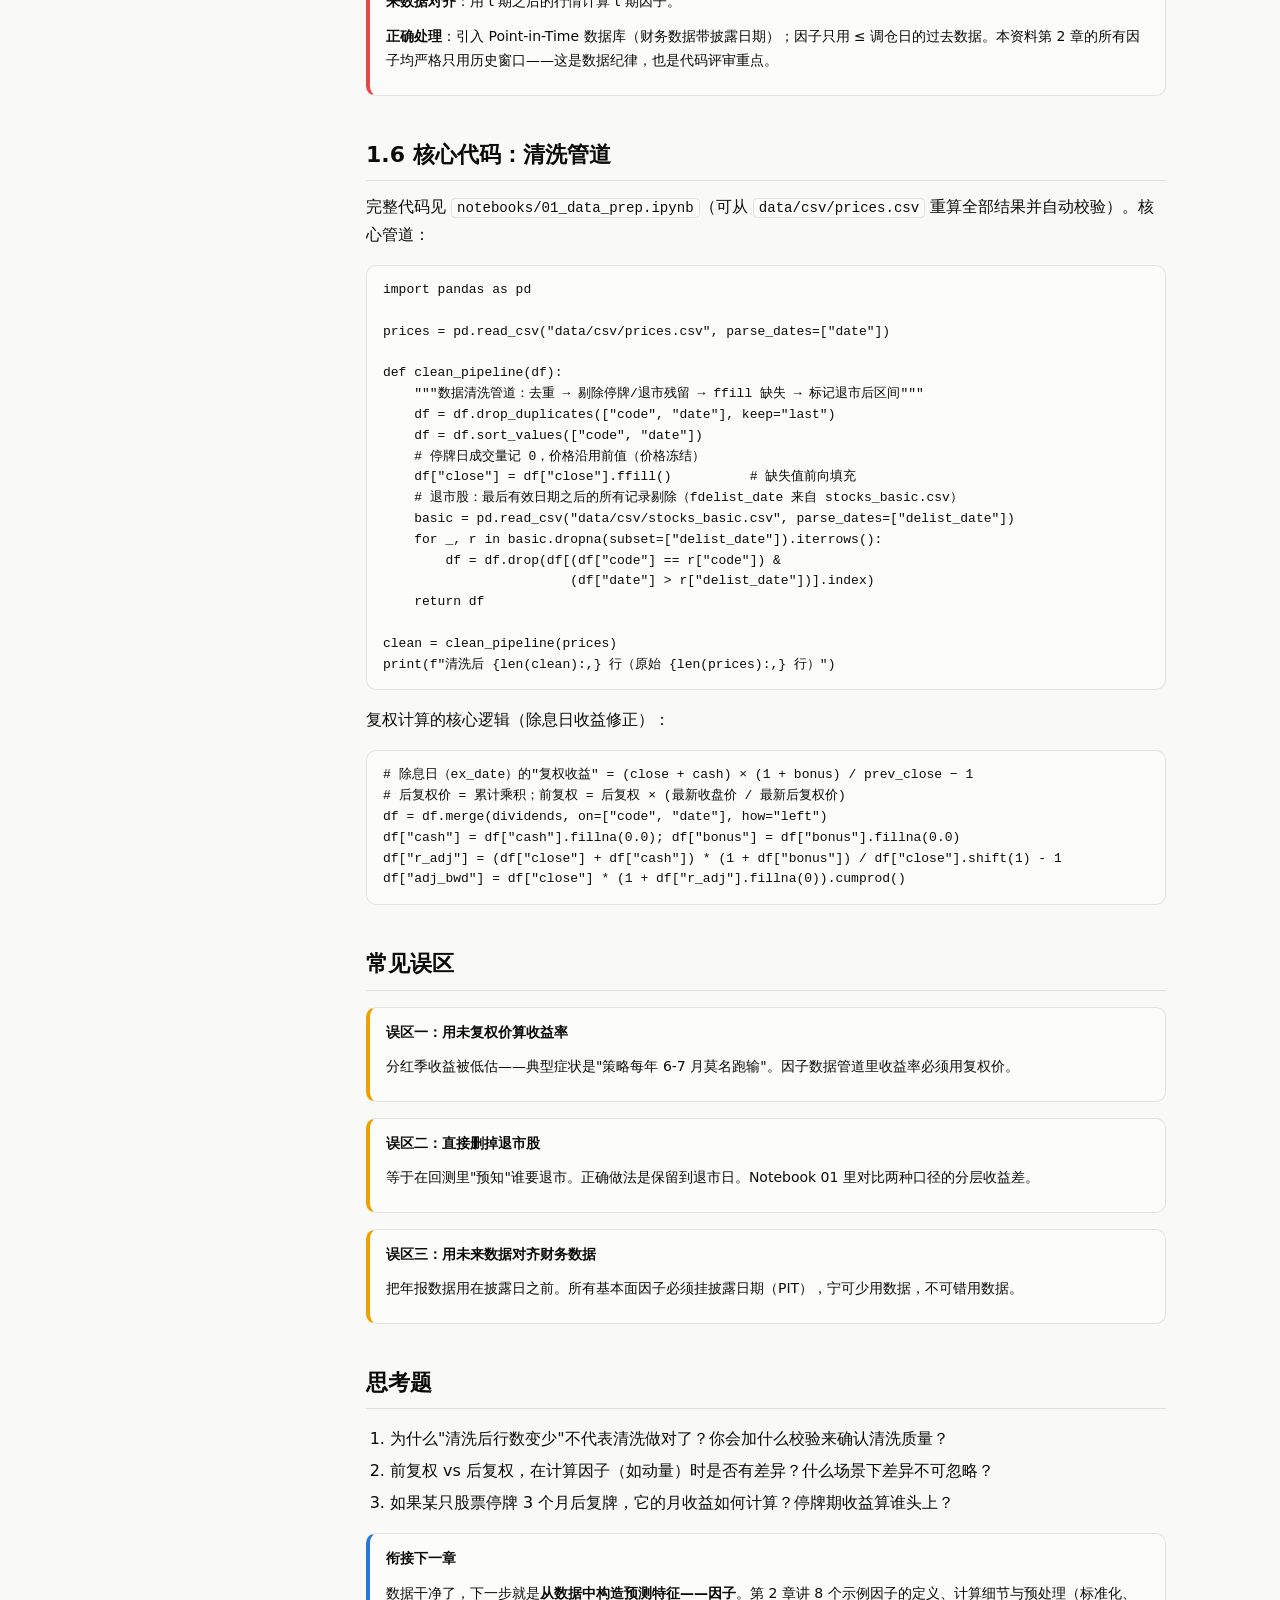
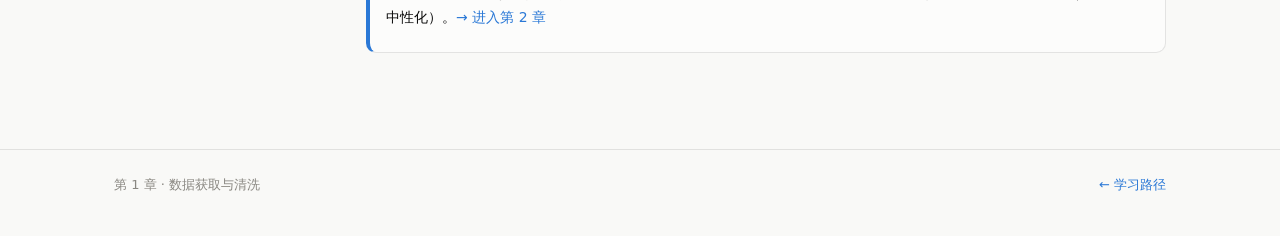
<file: chapters/ch1-data.html>
<!DOCTYPE html>
<html lang="zh-CN">
<head>
<meta charset="UTF-8">
<meta name="viewport" content="width=device-width, initial-scale=1.0">
<title>第 1 章 数据获取与清洗 · 量化研究入门</title>
<link rel="stylesheet" href="../assets/css/style.css">
</head>
<body>
<header class="site-header">
  <div class="container">
    <div class="brand">量化研究入门<small>多因子策略 · 尚宸笔试交付物</small></div>
    <nav id="site-nav"></nav>
    <button class="theme-toggle" id="theme-toggle"></button>
  </div>
</header>

<main class="container">
  <aside class="toc" id="page-toc"></aside>
  <article class="content">
    <h1>第 1 章 数据获取与清洗</h1>
    <div class="chapter-meta">
      <span>学习目标：理解数据面板结构 · 掌握清洗清单 · 认识复权 · 警惕幸存者偏差与前瞻偏差</span>
      <span>图表：C2-C5</span><span>代码：notebook 01</span>
    </div>
    <p class="lead">量化研究的第一课不是策略，是数据。业界流传一句话：<strong>"Garbage in, garbage out"</strong>——数据错了，后面所有因子检验、回测结果都不可信。本章讲清楚拿到原始数据后必须做的几件事。</p>

    <h2 id="s1">1.1 数据全景：量化研究的数据从哪来</h2>
    <p>多因子研究需要三类数据：</p>
    <ul>
      <li><strong>行情数据</strong>：OHLCV（开高低收、成交量）、复权价、指数行情——回答"价格是什么"</li>
      <li><strong>基本面数据</strong>：财务报表（营收、净利润、ROE）、估值指标（PE/PB）、分红送配——回答"公司值多少钱"</li>
      <li><strong>另类/一致预期数据</strong>：分析师盈利预测、舆情、资金流——回答"市场怎么看"</li>
    </ul>
    <p>数据源的现实约束（团队内常用的对照）：</p>
    <table>
      <tr><th>数据源</th><th>类型</th><th>优点</th><th>注意点</th></tr>
      <tr><td>Wind / 聚宽</td><td>商业终端</td><td>覆盖全、更新快、自带复权与事件接口</td><td>贵；字段口径需人工核对</td></tr>
      <tr><td>Tushare Pro</td><td>开源 API</td><td>免费额度、A 股覆盖好</td><td>积分限流；财务数据有滞后</td></tr>
      <tr><td>AkShare</td><td>开源爬虫</td><td>免费、覆盖广（含另类数据）</td><td>接口不稳定，需加缓存与重试</td></tr>
    </table>
    <div class="callout key">
      <h4>核心原则：数据口径要写进文档</h4>
      <p>同一只股票，"收盘价"在复权/不复权、前复权/后复权口径下数值完全不同。团队对每个字段都要有明确的定义与来源记录——这是基础研究工作的第一道工序。</p>
    </div>

    <h2 id="s2">1.2 认识数据面板：截面 × 时序</h2>
    <p>因子研究的数据是<strong>面板数据（Panel Data）</strong>：每个日期截面上有 N 只股票，沿时间方向有 T 期。两个维度缺一不可：</p>
    <ul>
      <li><strong>截面（Cross-section）</strong>：某一天，200 只股票各有一个因子值——排序、选股发生在截面内</li>
      <li><strong>时序（Time-series）</strong>：某只股票沿 5 年时间的价格/因子值序列——计算动量、波动率等需要历史窗口</li>
    </ul>
    <p>本资料使用的模拟股票池：200 只股票、8 个行业（各 25 只）、2020-01 至 2024-12 共 60 个月度调仓期。C2 展示了股票池的行业构成：</p>

    <div class="chart-box" data-chart="c2">
      <div class="chart-title">C2 · 样本股票池行业构成</div>
      <div class="chart-sub">柱高 = 股票数量；折线 = 行业总市值（模拟口径）</div>
      <div class="chart"></div>
      <div class="chart-note"><strong>怎么看：</strong>8 个行业各 25 只，构成均衡；市值因股本与价格模拟的随机性而分化。均衡的股票池让行业中性化（第 2 章）有意义。</div>
    </div>

    <h2 id="s3">1.3 清洗清单：拿到数据先做什么</h2>
    <p>原始数据几乎必然包含以下问题，清洗顺序很重要：</p>
    <table>
      <tr><th>问题</th><th>表现</th><th>处理</th></tr>
      <tr><td>缺失值</td><td>某日无成交/无财务字段</td><td>时间序列用前值填充（ffill）；截面缺失因子值直接剔除</td></tr>
      <tr><td>重复值</td><td>同一 (code, date) 出现多行</td><td>按 (code, date) 去重，保留最后一条</td></tr>
      <tr><td>异常值</td><td>价格涨跌超过 ±10%（A 股涨跌停）或为 0/负</td><td>核对涨跌停；明显错误的剔除</td></tr>
      <tr><td>停牌</td><td>无成交但应有记录</td><td>价格冻结、成交量 0，收益为 0；复牌日收益包含停牌期累积</td></tr>
      <tr><td>退市</td><td>股票从行情中消失</td><td><strong>绝不直接删除</strong>——否则引入幸存者偏差（见 1.5）</td></tr>
    </table>
    <p>本模拟数据中注入了两类"脏数据"：约 0.5% 的随机缺失值与 0.4% 的随机停牌。C5 展示了它们的分布：</p>

    <div class="chart-box" data-chart="c5a">
      <div class="chart-title">C5a · 数据质量：各字段缺失率</div>
      <div class="chart-sub">模拟注入的随机缺失（close/open ≈ 0.5%）与停牌比例</div>
      <div class="chart"></div>
      <div class="chart-note"><strong>怎么看：</strong>缺失率看似很小（0.5%），但 25 万行数据里就是 1200+ 行；如果不去处理，任何按行聚合的统计都会引入偏差。</div>
    </div>

    <div class="chart-box" data-chart="c5b">
      <div class="chart-title">C5b · 日收益率分布（按行业箱线）</div>
      <div class="chart-sub">1%-99% 分位箱线，展示收益分布的肥尾特征</div>
      <div class="chart"></div>
      <div class="chart-note"><strong>怎么看：</strong>日收益分布有明显肥尾（箱须远长于箱体）——这就是为什么因子预处理要用中位数/MAD 而非均值/标准差。</div>
    </div>

    <h2 id="s4">1.4 价格调整：为什么必须用复权价</h2>
    <p>股票分红或送股时，交易所会对价格做<strong>除权除息调整</strong>（价格机械性下跌）。用<strong>未复权价</strong>计算收益率会产生虚假的负收益，例如：</p>
    <ul>
      <li>现金分红 0.3 元/股：除息日开盘价机械性下调 0.3 元 → 不复权价单日"跌" 3%（实际股东并未亏损）</li>
      <li>10 送 2 股：除权日价格 ×(1/1.2) → 不复权价单日"跌" 16.7%</li>
    </ul>
    <p>两种标准复权口径：</p>
    <ul>
      <li><strong>后复权</strong>：以首日为基准向前累积，最新价随实际价格变动——适合长期收益测算</li>
      <li><strong>前复权</strong>：以最新价为基准回推历史价格——适合看图与选股（历史价格最接近"当时看到的价格"）</li>
    </ul>

    <div class="chart-box" data-chart="c3">
      <div class="chart-title">C3 · 个股日线样本（K 线 + MA5/MA20）</div>
      <div class="chart-sub">下拉切换样本：000001（普通股）/ 000002（分红股）/ 000180（退市股）</div>
      <div class="chart"></div>
      <div class="chart-note"><strong>怎么看：</strong>000180 是退市股样本——末尾可见连续大跌后数据截止（停牌退市），这是第 1.5 节幸存者偏差的现场。</div>
    </div>

    <div class="chart-box" data-chart="c4">
      <div class="chart-title">C4 · 复权方式对比（分红股 000002）</div>
      <div class="chart-sub">同一起点归一化：未复权 / 前复权 / 后复权</div>
      <div class="chart"></div>
      <div class="chart-note"><strong>怎么看：</strong>未复权曲线（灰）在每次除息日出现"跳空下跌"台阶；复权曲线抹平了这些机械性跳空，反映真实投资收益。</div>
    </div>

    <h2 id="s5">1.5 两条"看不见"的偏差：幸存者偏差与前瞻偏差</h2>
    <div class="callout pitfall">
      <h4>幸存者偏差（Survivorship Bias）</h4>
      <p>如果研究时只保留<strong>今天还活着</strong>的股票（删除已退市的），回测收益会系统性虚高——因为退市股大多是亏损股，被删掉等于"自动躲开了最差的一批"。A 股退市率虽低，但 2019 年注册制改革后退市加速，这个偏差越来越重要。</p>
      <p><strong>正确处理</strong>：股票池固定在期初（Point-in-Time 口径），退市股保留到退市当日，之后退出。本模拟数据含 3 只退市股（000180/000185/000190），Notebook 01 演示了"删掉退市股" vs "保留"两种口径下分层收益的差异。</p>
    </div>
    <div class="callout pitfall">
      <h4>前瞻偏差（Look-ahead Bias）</h4>
      <p>用"当时还拿不到"的数据做决策。最典型的是<strong>财务数据滞后披露</strong>：年报 4 月底才披露，不能假设 1 月就有年报数据；以及<strong>未来数据对齐</strong>：用 t 期之后的行情计算 t 期因子。</p>
      <p><strong>正确处理</strong>：引入 Point-in-Time 数据库（财务数据带披露日期）；因子只用 ≤ 调仓日的过去数据。本资料第 2 章的所有因子均严格只用历史窗口——这是数据纪律，也是代码评审重点。</p>
    </div>

    <h2 id="s6">1.6 核心代码：清洗管道</h2>
    <p>完整代码见 <code>notebooks/01_data_prep.ipynb</code>（可从 <code>data/csv/prices.csv</code> 重算全部结果并自动校验）。核心管道：</p>
    <div class="code-block">
<pre>import pandas as pd

prices = pd.read_csv("data/csv/prices.csv", parse_dates=["date"])

def clean_pipeline(df):
    """数据清洗管道：去重 → 剔除停牌/退市残留 → ffill 缺失 → 标记退市后区间"""
    df = df.drop_duplicates(["code", "date"], keep="last")
    df = df.sort_values(["code", "date"])
    # 停牌日成交量记 0，价格沿用前值（价格冻结）
    df["close"] = df["close"].ffill()          # 缺失值前向填充
    # 退市股：最后有效日期之后的所有记录剔除（fdelist_date 来自 stocks_basic.csv）
    basic = pd.read_csv("data/csv/stocks_basic.csv", parse_dates=["delist_date"])
    for _, r in basic.dropna(subset=["delist_date"]).iterrows():
        df = df.drop(df[(df["code"] == r["code"]) &
                        (df["date"] > r["delist_date"])].index)
    return df

clean = clean_pipeline(prices)
print(f"清洗后 {len(clean):,} 行（原始 {len(prices):,} 行）")</pre>
    </div>
    <p>复权计算的核心逻辑（除息日收益修正）：</p>
    <div class="code-block">
<pre># 除息日（ex_date）的"复权收益" = (close + cash) × (1 + bonus) / prev_close − 1
# 后复权价 = 累计乘积；前复权 = 后复权 × (最新收盘价 / 最新后复权价)
df = df.merge(dividends, on=["code", "date"], how="left")
df["cash"] = df["cash"].fillna(0.0); df["bonus"] = df["bonus"].fillna(0.0)
df["r_adj"] = (df["close"] + df["cash"]) * (1 + df["bonus"]) / df["close"].shift(1) - 1
df["adj_bwd"] = df["close"] * (1 + df["r_adj"].fillna(0)).cumprod()</pre>
    </div>

    <h2 id="s7">常见误区</h2>
    <div class="callout warn"><h4>误区一：用未复权价算收益率</h4><p>分红季收益被低估——典型症状是"策略每年 6-7 月莫名跑输"。因子数据管道里收益率必须用复权价。</p></div>
    <div class="callout warn"><h4>误区二：直接删掉退市股</h4><p>等于在回测里"预知"谁要退市。正确做法是保留到退市日。Notebook 01 里对比两种口径的分层收益差。</p></div>
    <div class="callout warn"><h4>误区三：用未来数据对齐财务数据</h4><p>把年报数据用在披露日之前。所有基本面因子必须挂披露日期（PIT），宁可少用数据，不可错用数据。</p></div>

    <h2 id="s8">思考题</h2>
    <ol>
      <li>为什么"清洗后行数变少"不代表清洗做对了？你会加什么校验来确认清洗质量？</li>
      <li>前复权 vs 后复权，在计算因子（如动量）时是否有差异？什么场景下差异不可忽略？</li>
      <li>如果某只股票停牌 3 个月后复牌，它的月收益如何计算？停牌期收益算谁头上？</li>
    </ol>

    <div class="callout key">
      <h4>衔接下一章</h4>
      <p>数据干净了，下一步就是<strong>从数据中构造预测特征——因子</strong>。第 2 章讲 8 个示例因子的定义、计算细节与预处理（标准化、中性化）。<a href="ch2-factor.html">→ 进入第 2 章</a></p>
    </div>
  </article>
</main>

<footer class="site-footer">
  <div class="container">
    <span>第 1 章 · 数据获取与清洗</span>
    <span><a href="../index.html">← 学习路径</a></span>
  </div>
</footer>

<script src="../assets/js/echarts.min.js"></script>
<script src="../assets/js/chartkit.js"></script>
<script src="../assets/js/common.js"></script>
<script src="../assets/js/pages/ch1.js"></script>
</body>
</html>
</file>
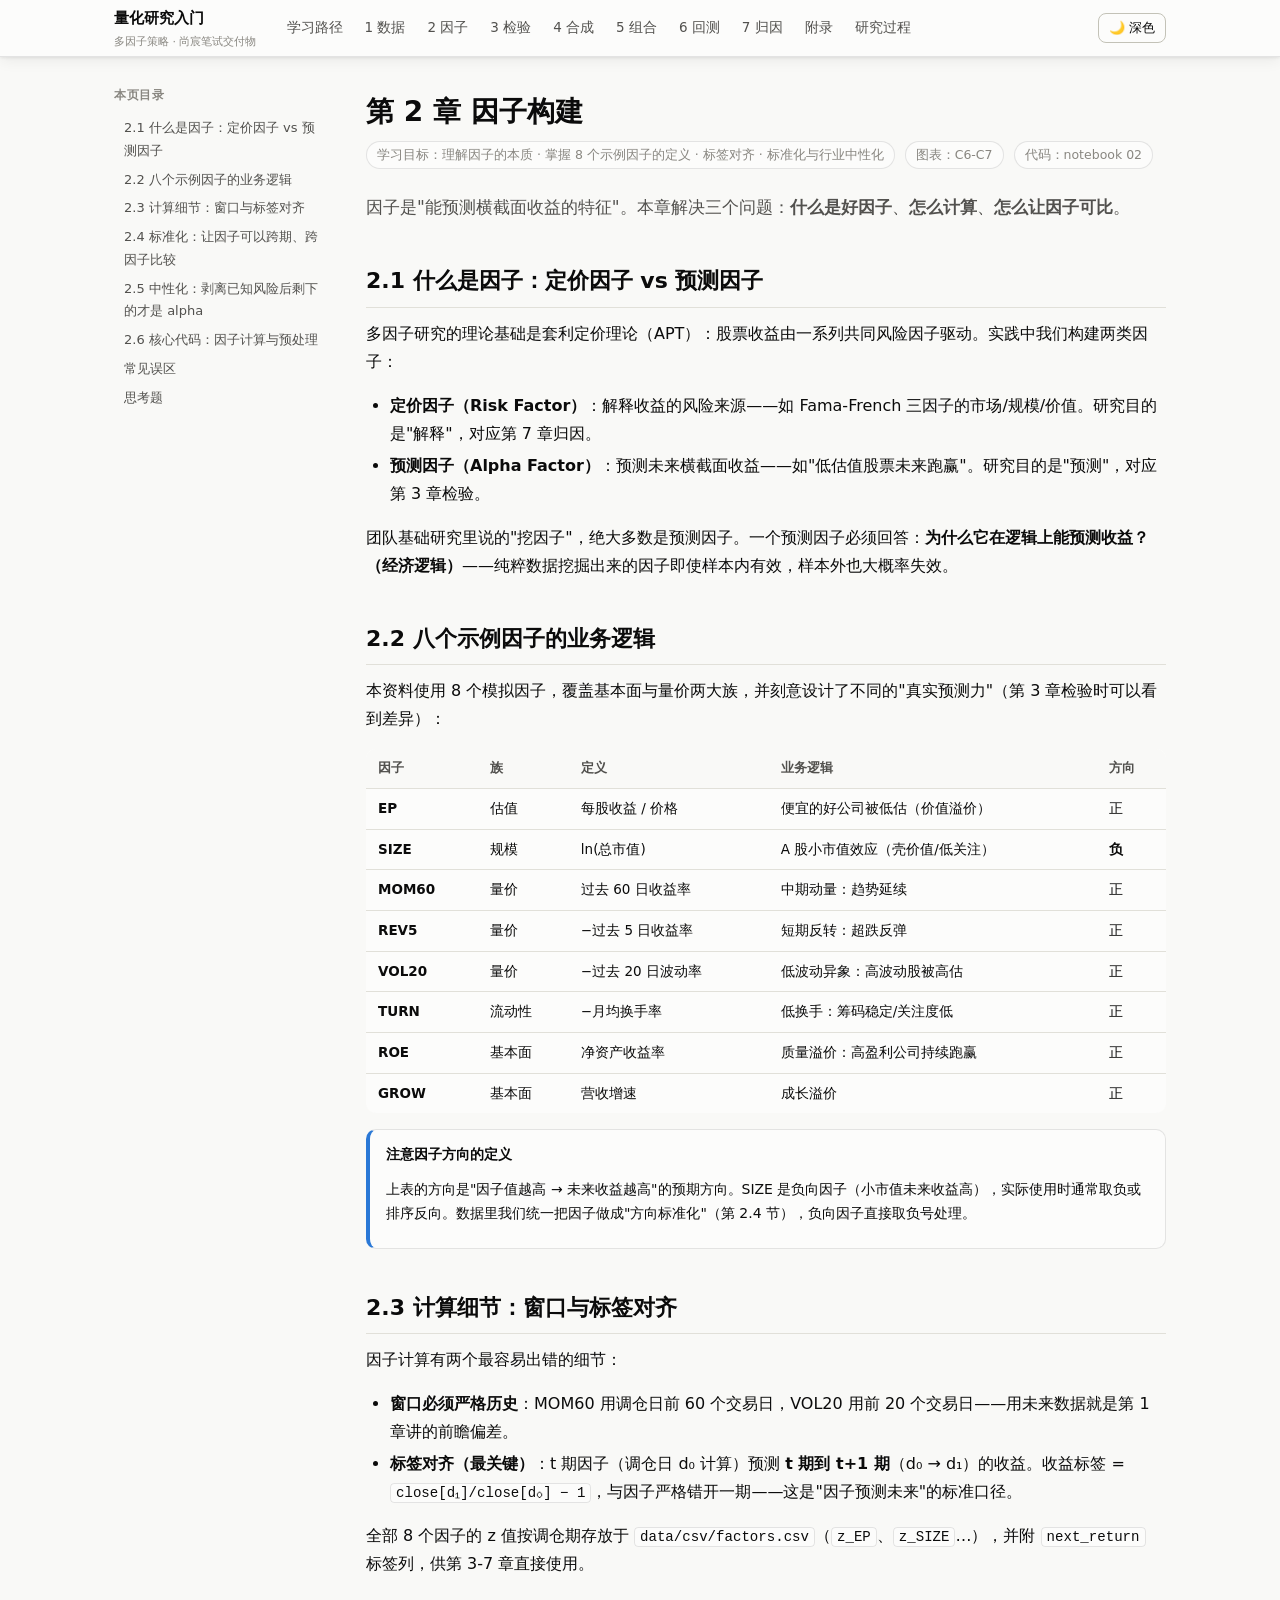
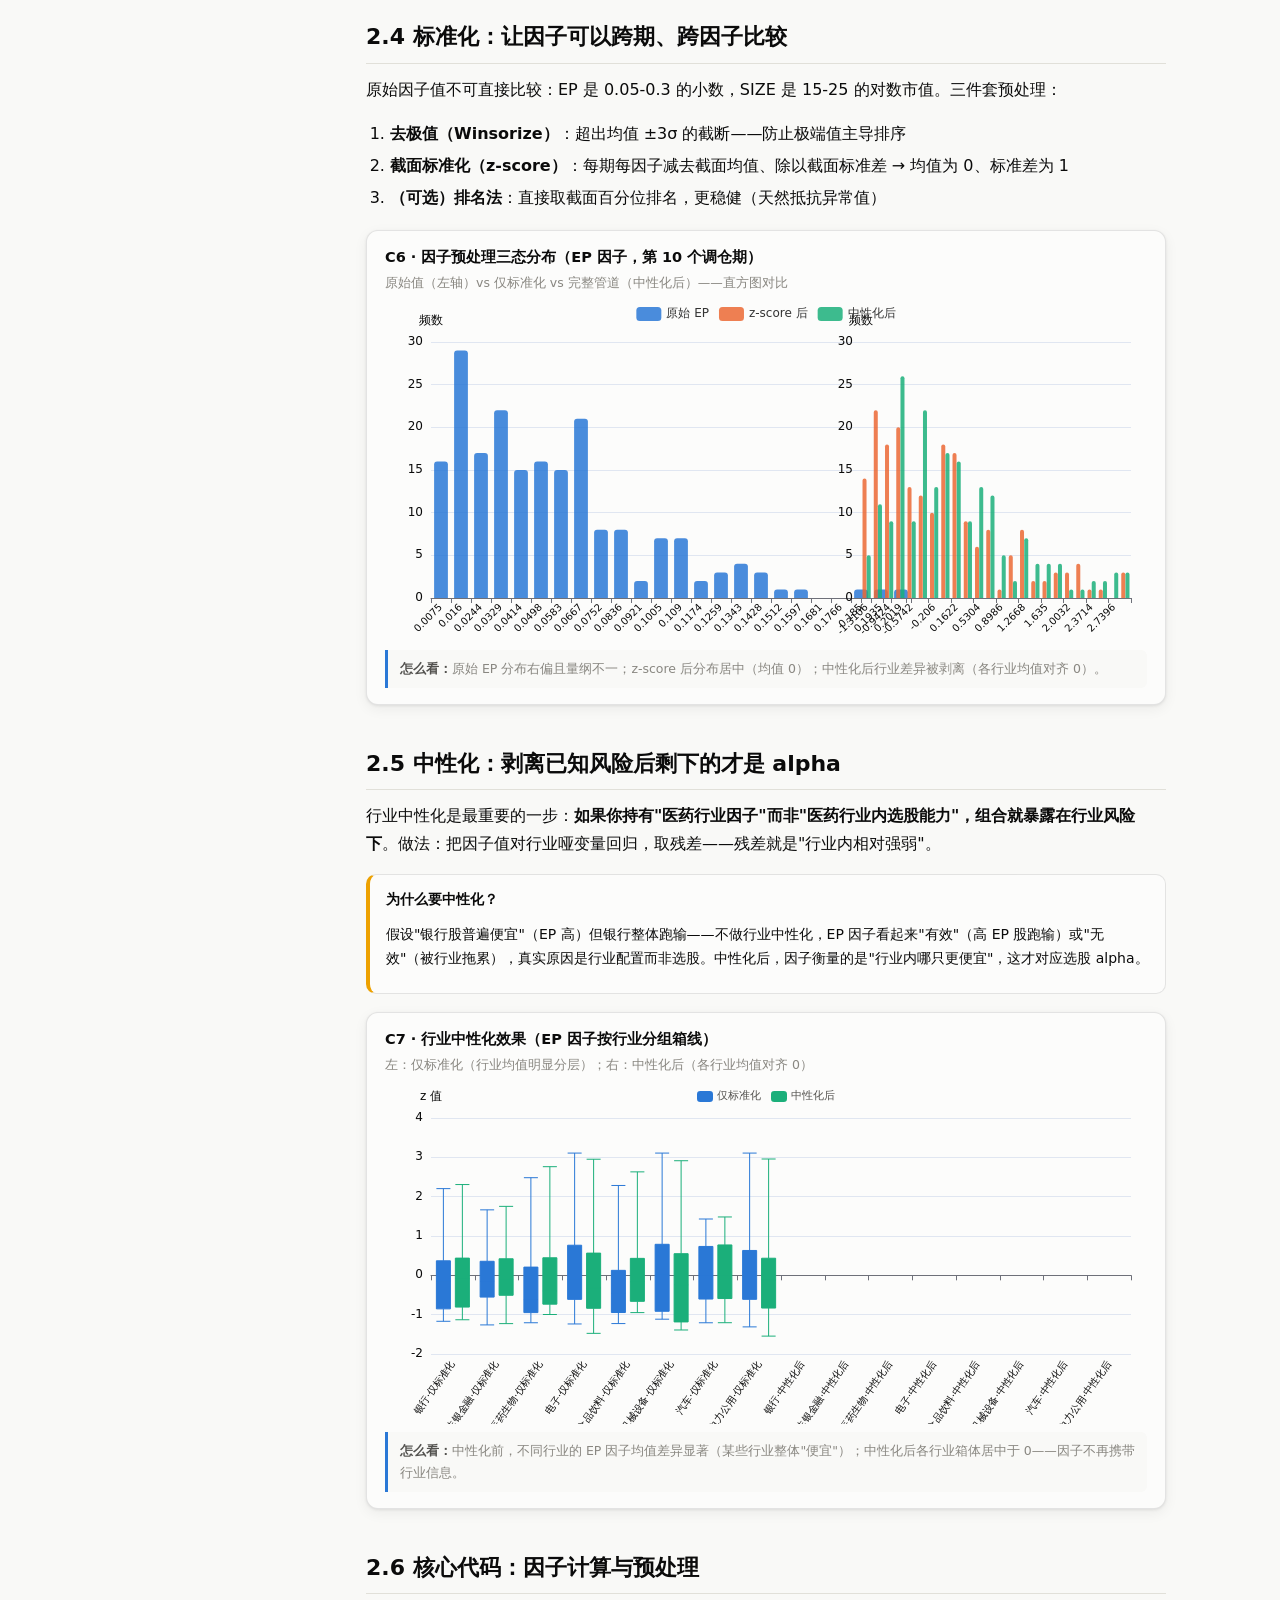
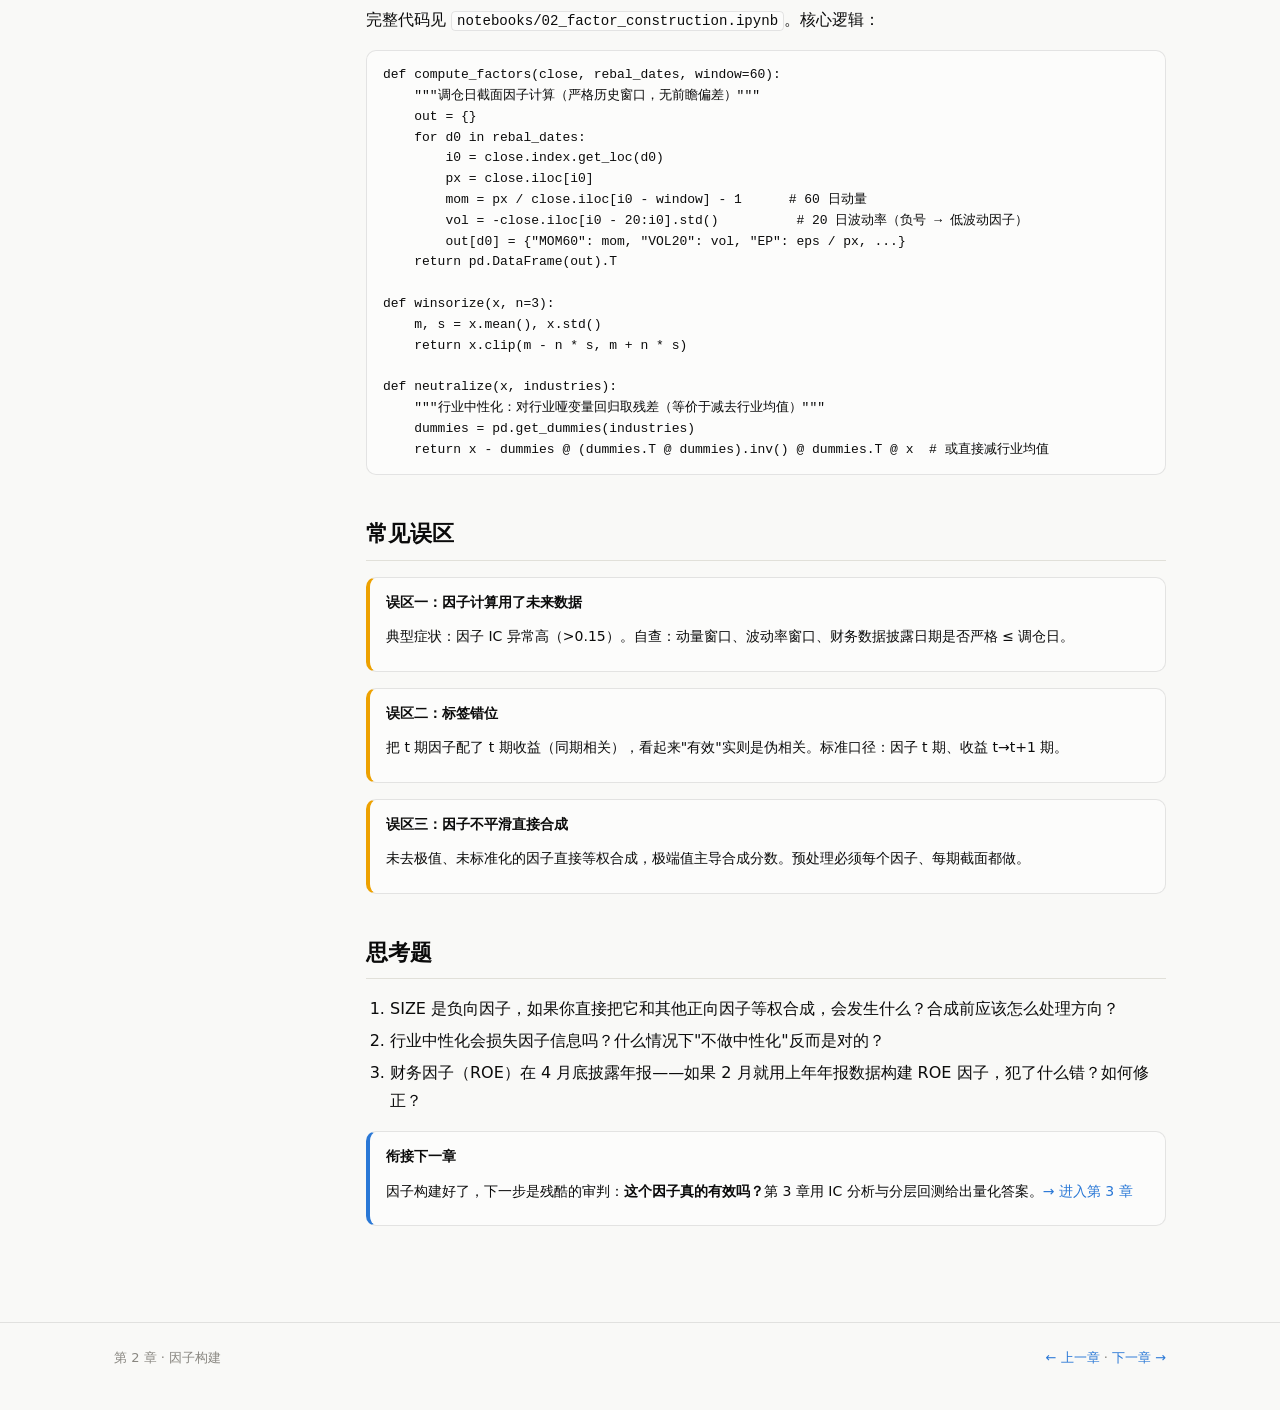
<file: chapters/ch2-factor.html>
<!DOCTYPE html>
<html lang="zh-CN">
<head>
<meta charset="UTF-8">
<meta name="viewport" content="width=device-width, initial-scale=1.0">
<title>第 2 章 因子构建 · 量化研究入门</title>
<link rel="stylesheet" href="../assets/css/style.css">
</head>
<body>
<header class="site-header">
  <div class="container">
    <div class="brand">量化研究入门<small>多因子策略 · 尚宸笔试交付物</small></div>
    <nav id="site-nav"></nav>
    <button class="theme-toggle" id="theme-toggle"></button>
  </div>
</header>

<main class="container">
  <aside class="toc" id="page-toc"></aside>
  <article class="content">
    <h1>第 2 章 因子构建</h1>
    <div class="chapter-meta">
      <span>学习目标：理解因子的本质 · 掌握 8 个示例因子的定义 · 标签对齐 · 标准化与行业中性化</span>
      <span>图表：C6-C7</span><span>代码：notebook 02</span>
    </div>
    <p class="lead">因子是"能预测横截面收益的特征"。本章解决三个问题：<strong>什么是好因子</strong>、<strong>怎么计算</strong>、<strong>怎么让因子可比</strong>。</p>

    <h2 id="s1">2.1 什么是因子：定价因子 vs 预测因子</h2>
    <p>多因子研究的理论基础是套利定价理论（APT）：股票收益由一系列共同风险因子驱动。实践中我们构建两类因子：</p>
    <ul>
      <li><strong>定价因子（Risk Factor）</strong>：解释收益的风险来源——如 Fama-French 三因子的市场/规模/价值。研究目的是"解释"，对应第 7 章归因。</li>
      <li><strong>预测因子（Alpha Factor）</strong>：预测未来横截面收益——如"低估值股票未来跑赢"。研究目的是"预测"，对应第 3 章检验。</li>
    </ul>
    <p>团队基础研究里说的"挖因子"，绝大多数是预测因子。一个预测因子必须回答：<strong>为什么它在逻辑上能预测收益？（经济逻辑）</strong>——纯粹数据挖掘出来的因子即使样本内有效，样本外也大概率失效。</p>

    <h2 id="s2">2.2 八个示例因子的业务逻辑</h2>
    <p>本资料使用 8 个模拟因子，覆盖基本面与量价两大族，并刻意设计了不同的"真实预测力"（第 3 章检验时可以看到差异）：</p>
    <table>
      <tr><th>因子</th><th>族</th><th>定义</th><th>业务逻辑</th><th>方向</th></tr>
      <tr><td><strong>EP</strong></td><td>估值</td><td>每股收益 / 价格</td><td>便宜的好公司被低估（价值溢价）</td><td>正</td></tr>
      <tr><td><strong>SIZE</strong></td><td>规模</td><td>ln(总市值)</td><td>A 股小市值效应（壳价值/低关注）</td><td><strong>负</strong></td></tr>
      <tr><td><strong>MOM60</strong></td><td>量价</td><td>过去 60 日收益率</td><td>中期动量：趋势延续</td><td>正</td></tr>
      <tr><td><strong>REV5</strong></td><td>量价</td><td>−过去 5 日收益率</td><td>短期反转：超跌反弹</td><td>正</td></tr>
      <tr><td><strong>VOL20</strong></td><td>量价</td><td>−过去 20 日波动率</td><td>低波动异象：高波动股被高估</td><td>正</td></tr>
      <tr><td><strong>TURN</strong></td><td>流动性</td><td>−月均换手率</td><td>低换手：筹码稳定/关注度低</td><td>正</td></tr>
      <tr><td><strong>ROE</strong></td><td>基本面</td><td>净资产收益率</td><td>质量溢价：高盈利公司持续跑赢</td><td>正</td></tr>
      <tr><td><strong>GROW</strong></td><td>基本面</td><td>营收增速</td><td>成长溢价</td><td>正</td></tr>
    </table>
    <div class="callout key">
      <h4>注意因子方向的定义</h4>
      <p>上表的方向是"因子值越高 → 未来收益越高"的预期方向。SIZE 是负向因子（小市值未来收益高），实际使用时通常取负或排序反向。数据里我们统一把因子做成"方向标准化"（第 2.4 节），负向因子直接取负号处理。</p>
    </div>

    <h2 id="s3">2.3 计算细节：窗口与标签对齐</h2>
    <p>因子计算有两个最容易出错的细节：</p>
    <ul>
      <li><strong>窗口必须严格历史</strong>：MOM60 用调仓日前 60 个交易日，VOL20 用前 20 个交易日——用未来数据就是第 1 章讲的前瞻偏差。</li>
      <li><strong>标签对齐（最关键）</strong>：t 期因子（调仓日 d₀ 计算）预测 <strong>t 期到 t+1 期</strong>（d₀ → d₁）的收益。收益标签 = <code>close[d₁]/close[d₀] − 1</code>，与因子严格错开一期——这是"因子预测未来"的标准口径。</li>
    </ul>
    <p>全部 8 个因子的 z 值按调仓期存放于 <code>data/csv/factors.csv</code>（<code>z_EP</code>、<code>z_SIZE</code>…），并附 <code>next_return</code> 标签列，供第 3-7 章直接使用。</p>

    <h2 id="s4">2.4 标准化：让因子可以跨期、跨因子比较</h2>
    <p>原始因子值不可直接比较：EP 是 0.05-0.3 的小数，SIZE 是 15-25 的对数市值。三件套预处理：</p>
    <ol>
      <li><strong>去极值（Winsorize）</strong>：超出均值 ±3σ 的截断——防止极端值主导排序</li>
      <li><strong>截面标准化（z-score）</strong>：每期每因子减去截面均值、除以截面标准差 → 均值为 0、标准差为 1</li>
      <li><strong>（可选）排名法</strong>：直接取截面百分位排名，更稳健（天然抵抗异常值）</li>
    </ol>

    <div class="chart-box" data-chart="c6">
      <div class="chart-title">C6 · 因子预处理三态分布（EP 因子，第 10 个调仓期）</div>
      <div class="chart-sub">原始值（左轴）vs 仅标准化 vs 完整管道（中性化后）——直方图对比</div>
      <div class="chart"></div>
      <div class="chart-note"><strong>怎么看：</strong>原始 EP 分布右偏且量纲不一；z-score 后分布居中（均值 0）；中性化后行业差异被剥离（各行业均值对齐 0）。</div>
    </div>

    <h2 id="s5">2.5 中性化：剥离已知风险后剩下的才是 alpha</h2>
    <p>行业中性化是最重要的一步：<strong>如果你持有"医药行业因子"而非"医药行业内选股能力"，组合就暴露在行业风险下</strong>。做法：把因子值对行业哑变量回归，取残差——残差就是"行业内相对强弱"。</p>
    <div class="callout warn">
      <h4>为什么要中性化？</h4>
      <p>假设"银行股普遍便宜"（EP 高）但银行整体跑输——不做行业中性化，EP 因子看起来"有效"（高 EP 股跑输）或"无效"（被行业拖累），真实原因是行业配置而非选股。中性化后，因子衡量的是"行业内哪只更便宜"，这才对应选股 alpha。</p>
    </div>

    <div class="chart-box" data-chart="c7">
      <div class="chart-title">C7 · 行业中性化效果（EP 因子按行业分组箱线）</div>
      <div class="chart-sub">左：仅标准化（行业均值明显分层）；右：中性化后（各行业均值对齐 0）</div>
      <div class="chart"></div>
      <div class="chart-note"><strong>怎么看：</strong>中性化前，不同行业的 EP 因子均值差异显著（某些行业整体"便宜"）；中性化后各行业箱体居中于 0——因子不再携带行业信息。</div>
    </div>

    <h2 id="s6">2.6 核心代码：因子计算与预处理</h2>
    <p>完整代码见 <code>notebooks/02_factor_construction.ipynb</code>。核心逻辑：</p>
    <div class="code-block">
<pre>def compute_factors(close, rebal_dates, window=60):
    """调仓日截面因子计算（严格历史窗口，无前瞻偏差）"""
    out = {}
    for d0 in rebal_dates:
        i0 = close.index.get_loc(d0)
        px = close.iloc[i0]
        mom = px / close.iloc[i0 - window] - 1      # 60 日动量
        vol = -close.iloc[i0 - 20:i0].std()          # 20 日波动率（负号 → 低波动因子）
        out[d0] = {"MOM60": mom, "VOL20": vol, "EP": eps / px, ...}
    return pd.DataFrame(out).T

def winsorize(x, n=3):
    m, s = x.mean(), x.std()
    return x.clip(m - n * s, m + n * s)

def neutralize(x, industries):
    """行业中性化：对行业哑变量回归取残差（等价于减去行业均值）"""
    dummies = pd.get_dummies(industries)
    return x - dummies @ (dummies.T @ dummies).inv() @ dummies.T @ x  # 或直接减行业均值</pre>
    </div>

    <h2 id="s7">常见误区</h2>
    <div class="callout warn"><h4>误区一：因子计算用了未来数据</h4><p>典型症状：因子 IC 异常高（>0.15）。自查：动量窗口、波动率窗口、财务数据披露日期是否严格 ≤ 调仓日。</p></div>
    <div class="callout warn"><h4>误区二：标签错位</h4><p>把 t 期因子配了 t 期收益（同期相关），看起来"有效"实则是伪相关。标准口径：因子 t 期、收益 t→t+1 期。</p></div>
    <div class="callout warn"><h4>误区三：因子不平滑直接合成</h4><p>未去极值、未标准化的因子直接等权合成，极端值主导合成分数。预处理必须每个因子、每期截面都做。</p></div>

    <h2 id="s8">思考题</h2>
    <ol>
      <li>SIZE 是负向因子，如果你直接把它和其他正向因子等权合成，会发生什么？合成前应该怎么处理方向？</li>
      <li>行业中性化会损失因子信息吗？什么情况下"不做中性化"反而是对的？</li>
      <li>财务因子（ROE）在 4 月底披露年报——如果 2 月就用上年年报数据构建 ROE 因子，犯了什么错？如何修正？</li>
    </ol>

    <div class="callout key">
      <h4>衔接下一章</h4>
      <p>因子构建好了，下一步是残酷的审判：<strong>这个因子真的有效吗？</strong>第 3 章用 IC 分析与分层回测给出量化答案。<a href="ch3-testing.html">→ 进入第 3 章</a></p>
    </div>
  </article>
</main>

<footer class="site-footer">
  <div class="container">
    <span>第 2 章 · 因子构建</span>
    <span><a href="ch1-data.html">← 上一章</a> · <a href="ch3-testing.html">下一章 →</a></span>
  </div>
</footer>

<script src="../assets/js/echarts.min.js"></script>
<script src="../assets/js/chartkit.js"></script>
<script src="../assets/js/common.js"></script>
<script src="../assets/js/pages/ch2.js"></script>
</body>
</html>
</file>
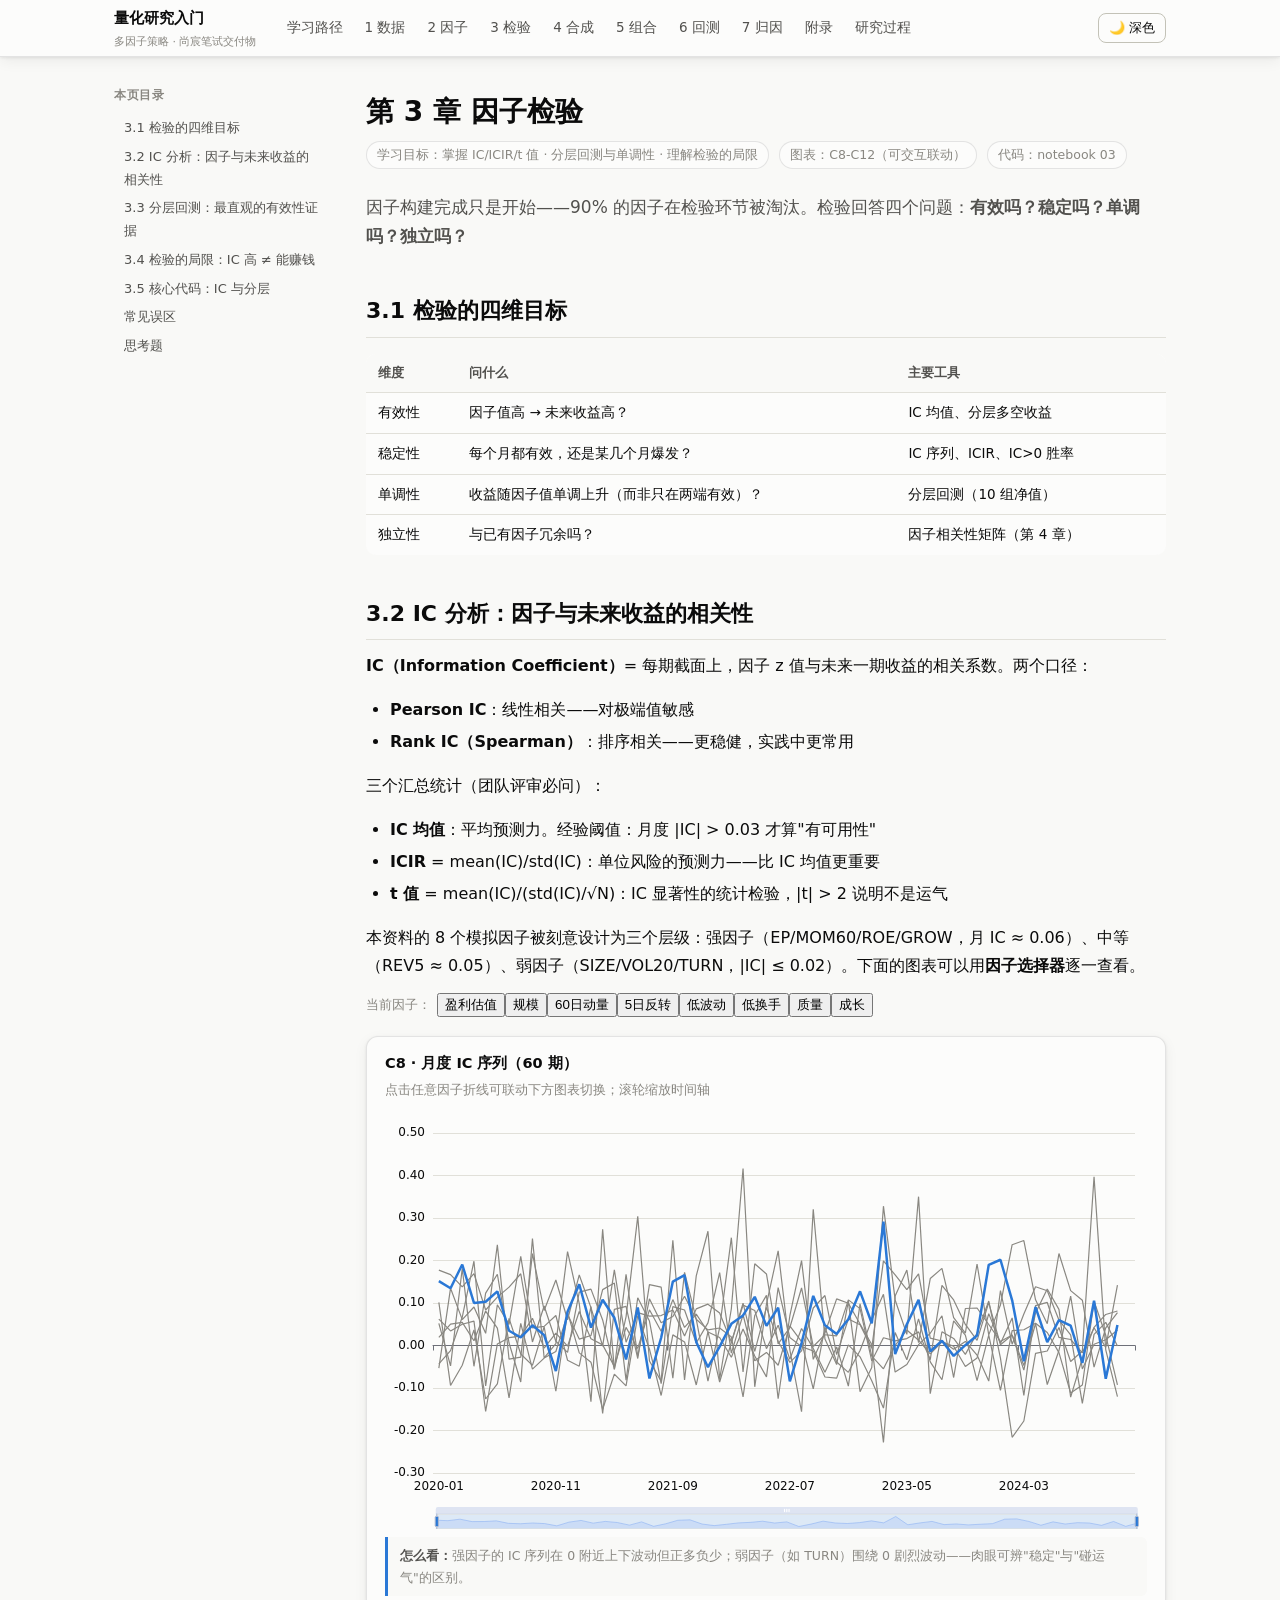
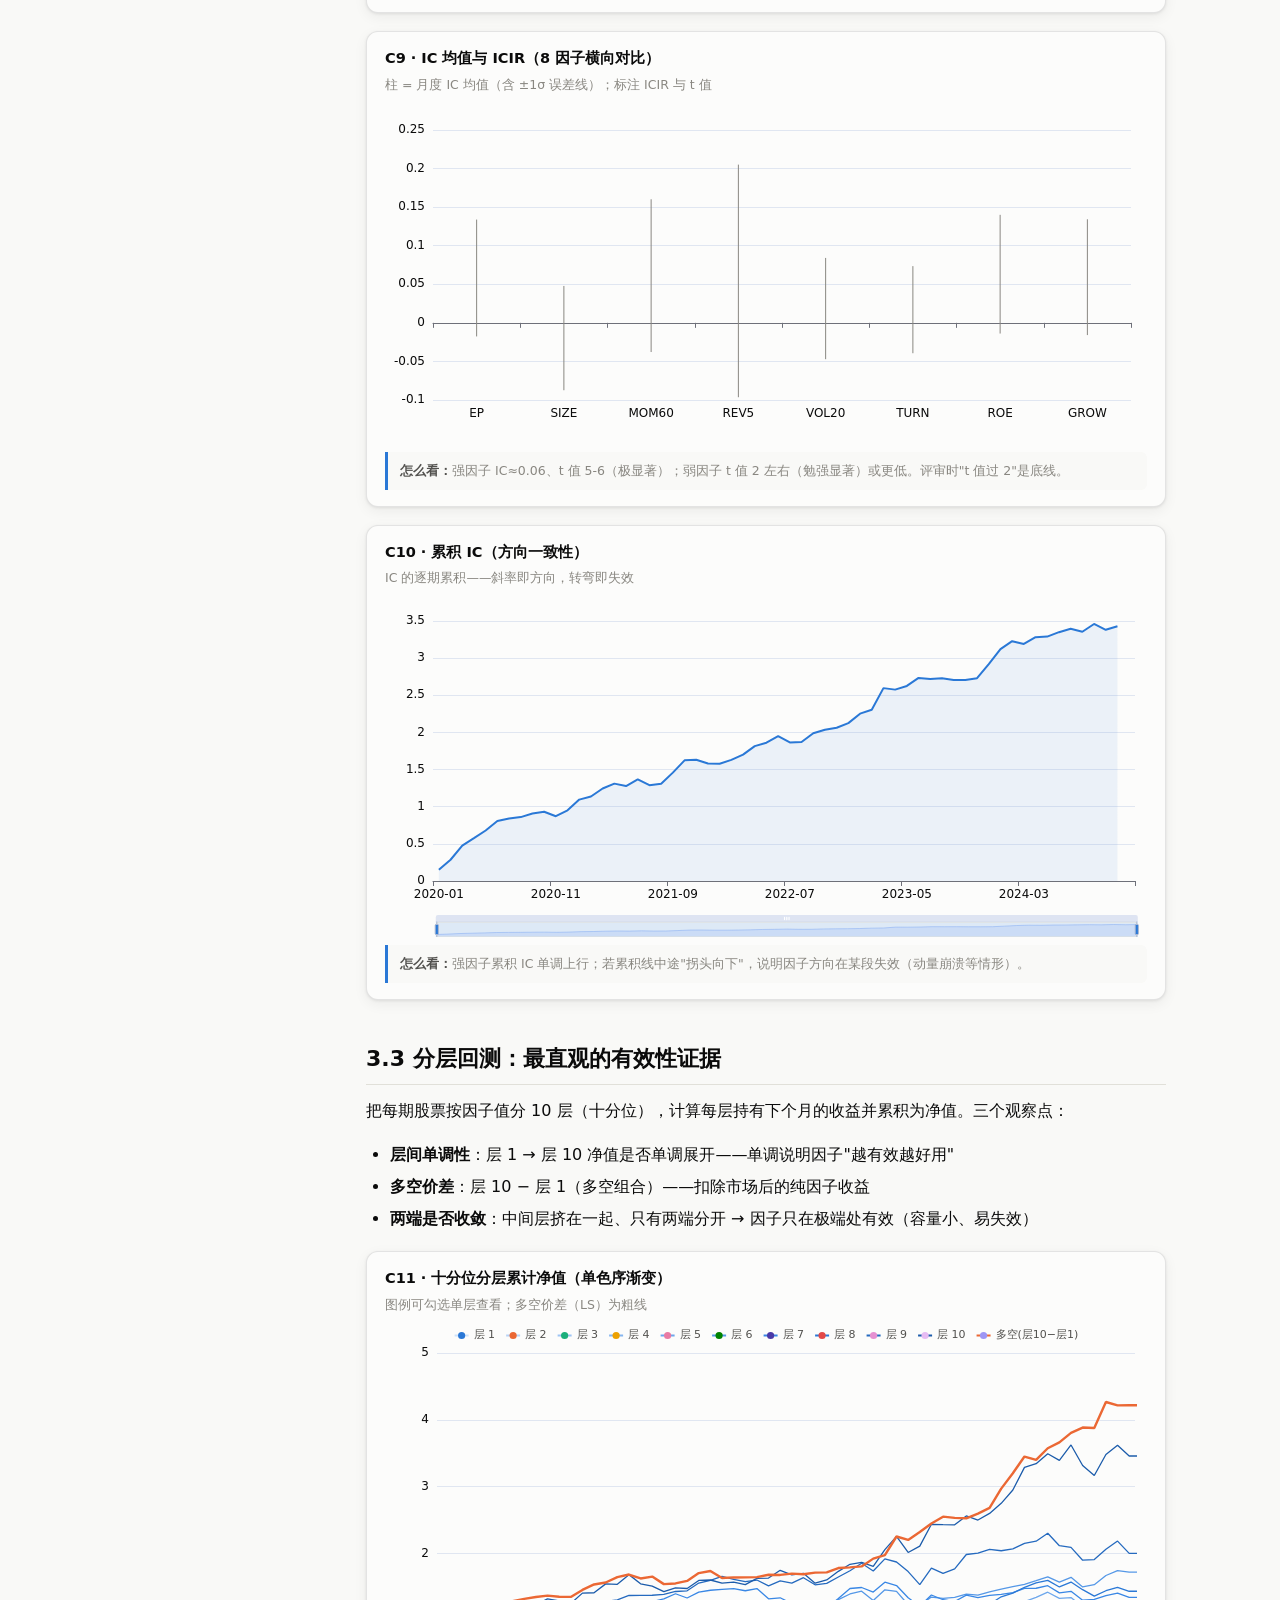
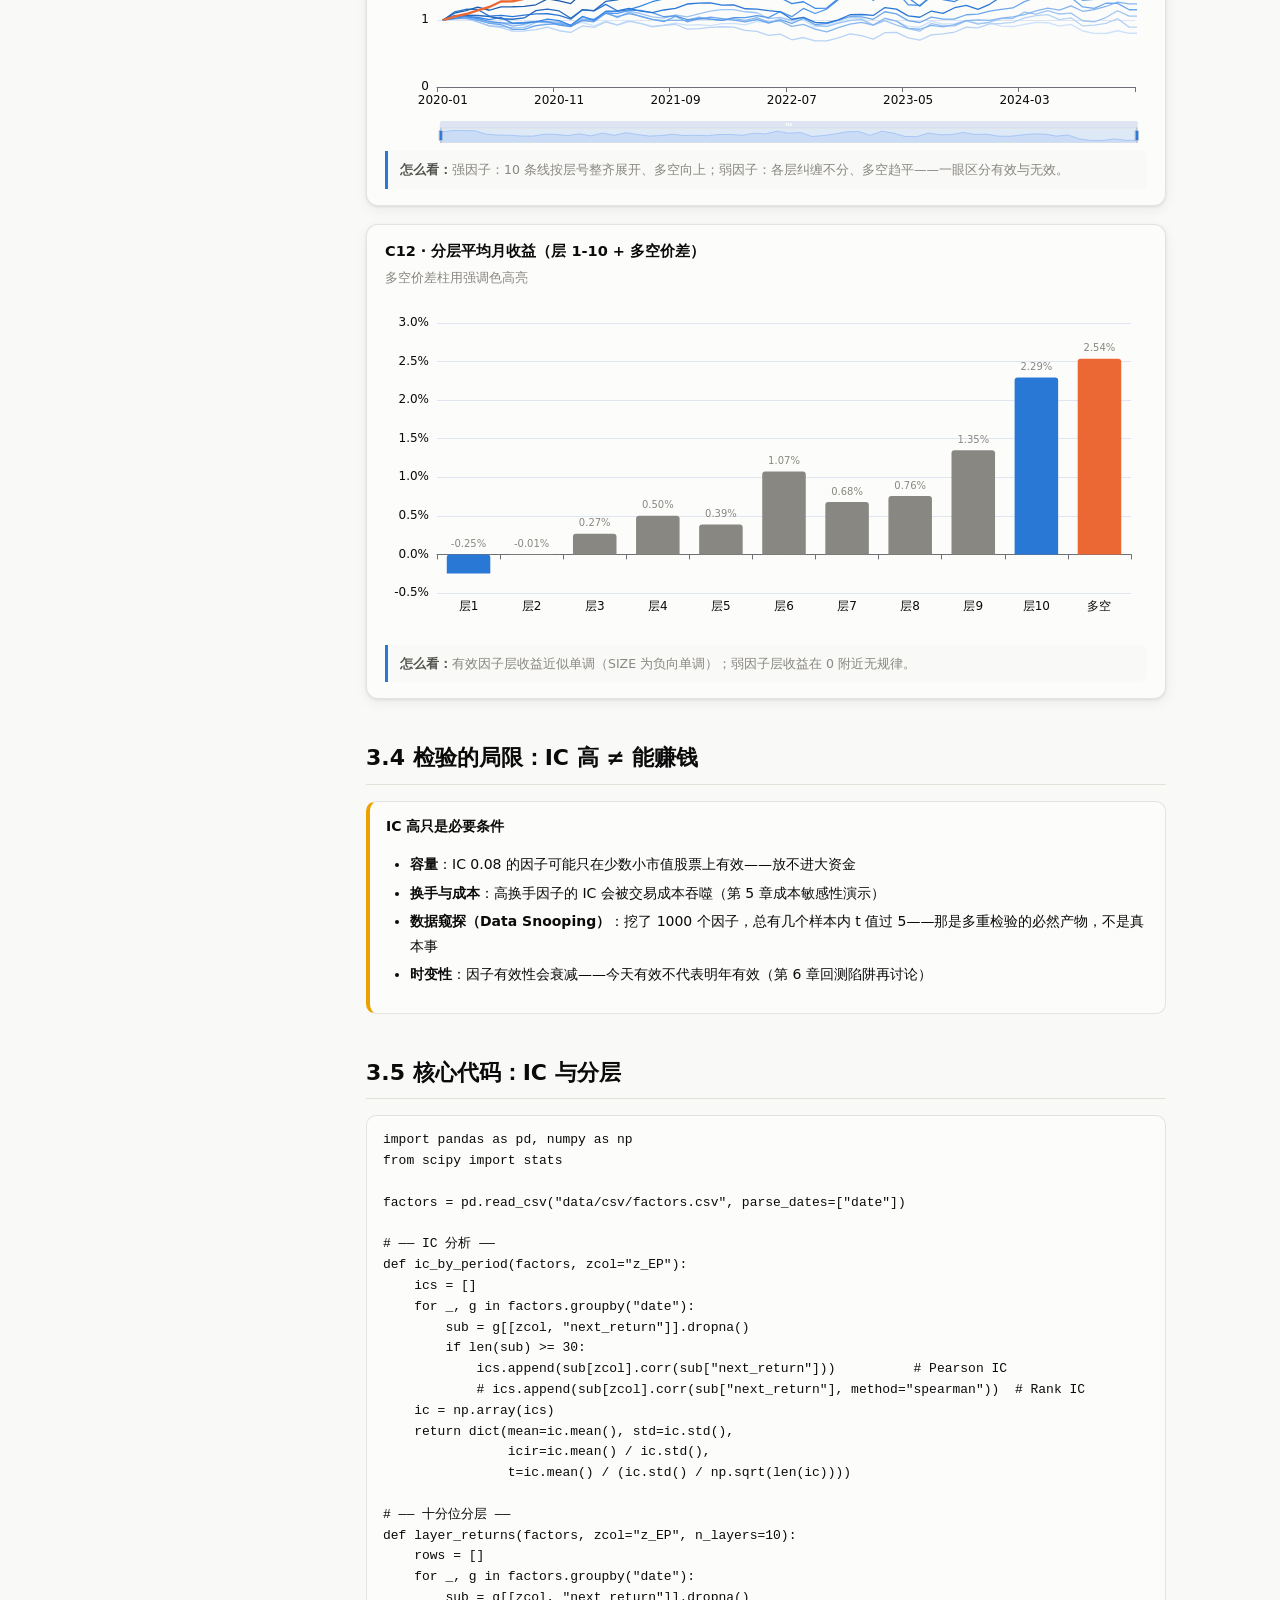
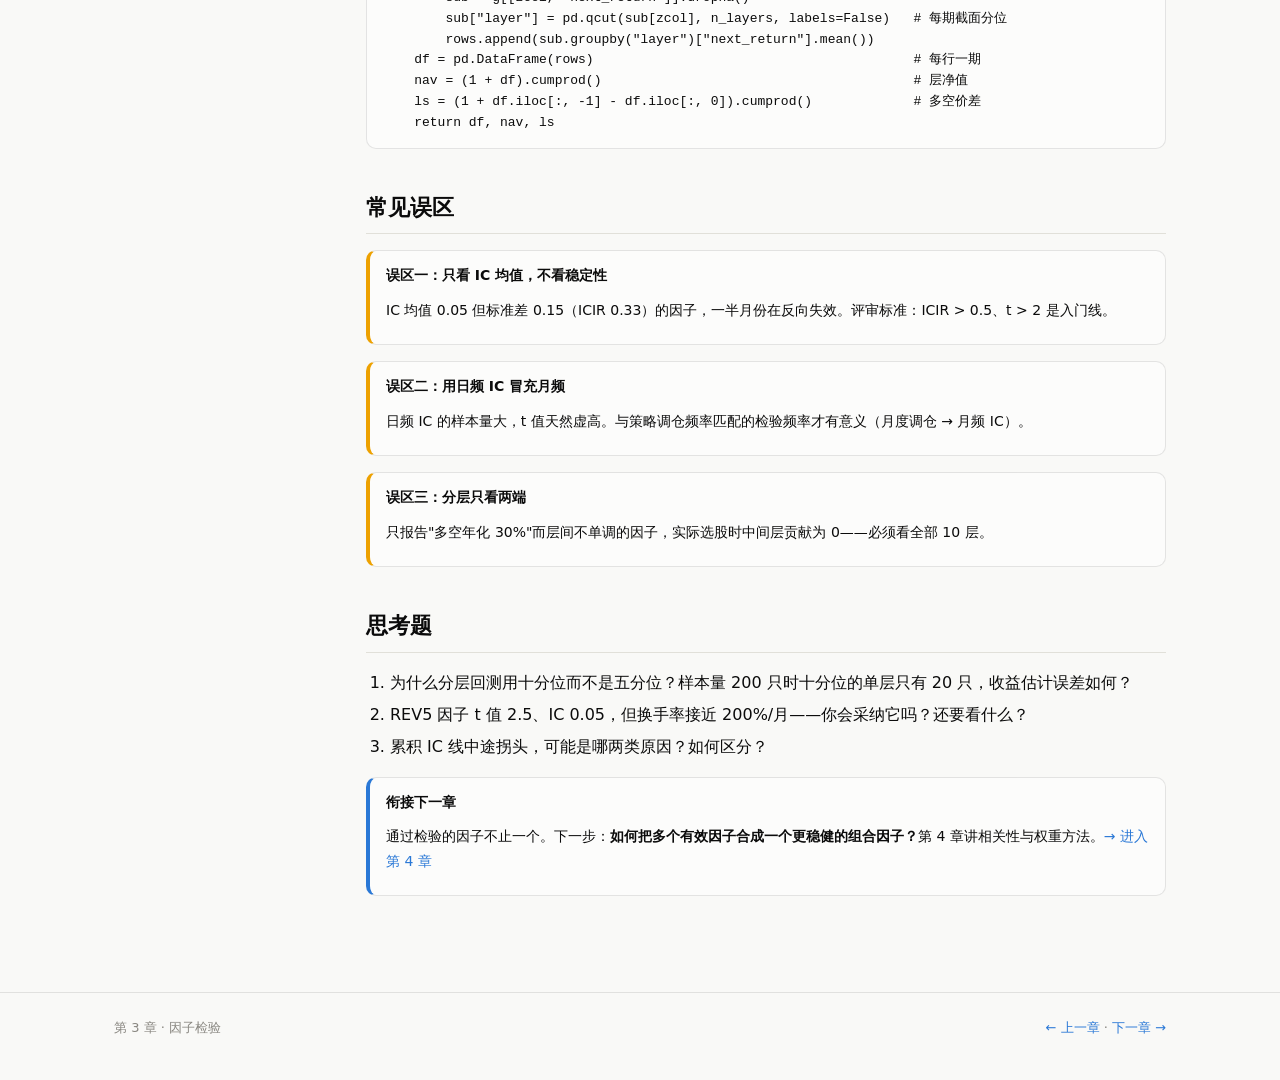
<file: chapters/ch3-testing.html>
<!DOCTYPE html>
<html lang="zh-CN">
<head>
<meta charset="UTF-8">
<meta name="viewport" content="width=device-width, initial-scale=1.0">
<title>第 3 章 因子检验 · 量化研究入门</title>
<link rel="stylesheet" href="../assets/css/style.css">
</head>
<body>
<header class="site-header">
  <div class="container">
    <div class="brand">量化研究入门<small>多因子策略 · 尚宸笔试交付物</small></div>
    <nav id="site-nav"></nav>
    <button class="theme-toggle" id="theme-toggle"></button>
  </div>
</header>

<main class="container">
  <aside class="toc" id="page-toc"></aside>
  <article class="content">
    <h1>第 3 章 因子检验</h1>
    <div class="chapter-meta">
      <span>学习目标：掌握 IC/ICIR/t 值 · 分层回测与单调性 · 理解检验的局限</span>
      <span>图表：C8-C12（可交互联动）</span><span>代码：notebook 03</span>
    </div>
    <p class="lead">因子构建完成只是开始——90% 的因子在检验环节被淘汰。检验回答四个问题：<strong>有效吗？稳定吗？单调吗？独立吗？</strong></p>

    <h2 id="s1">3.1 检验的四维目标</h2>
    <table>
      <tr><th>维度</th><th>问什么</th><th>主要工具</th></tr>
      <tr><td>有效性</td><td>因子值高 → 未来收益高？</td><td>IC 均值、分层多空收益</td></tr>
      <tr><td>稳定性</td><td>每个月都有效，还是某几个月爆发？</td><td>IC 序列、ICIR、IC>0 胜率</td></tr>
      <tr><td>单调性</td><td>收益随因子值单调上升（而非只在两端有效）？</td><td>分层回测（10 组净值）</td></tr>
      <tr><td>独立性</td><td>与已有因子冗余吗？</td><td>因子相关性矩阵（第 4 章）</td></tr>
    </table>

    <h2 id="s2">3.2 IC 分析：因子与未来收益的相关性</h2>
    <p><strong>IC（Information Coefficient）</strong>= 每期截面上，因子 z 值与未来一期收益的相关系数。两个口径：</p>
    <ul>
      <li><strong>Pearson IC</strong>：线性相关——对极端值敏感</li>
      <li><strong>Rank IC（Spearman）</strong>：排序相关——更稳健，实践中更常用</li>
    </ul>
    <p>三个汇总统计（团队评审必问）：</p>
    <ul>
      <li><strong>IC 均值</strong>：平均预测力。经验阈值：月度 |IC| &gt; 0.03 才算"有可用性"</li>
      <li><strong>ICIR</strong> = mean(IC)/std(IC)：单位风险的预测力——比 IC 均值更重要</li>
      <li><strong>t 值</strong> = mean(IC)/(std(IC)/√N)：IC 显著性的统计检验，|t| &gt; 2 说明不是运气</li>
    </ul>
    <p>本资料的 8 个模拟因子被刻意设计为三个层级：强因子（EP/MOM60/ROE/GROW，月 IC ≈ 0.06）、中等（REV5 ≈ 0.05）、弱因子（SIZE/VOL20/TURN，|IC| ≤ 0.02）。下面的图表可以用<strong>因子选择器</strong>逐一查看。</p>

    <div class="factor-switch" id="factor-switch"></div>

    <div class="chart-box" data-chart="c8">
      <div class="chart-title">C8 · 月度 IC 序列（60 期）</div>
      <div class="chart-sub">点击任意因子折线可联动下方图表切换；滚轮缩放时间轴</div>
      <div class="chart tall"></div>
      <div class="chart-note"><strong>怎么看：</strong>强因子的 IC 序列在 0 附近上下波动但正多负少；弱因子（如 TURN）围绕 0 剧烈波动——肉眼可辨"稳定"与"碰运气"的区别。</div>
    </div>

    <div class="chart-box" data-chart="c9">
      <div class="chart-title">C9 · IC 均值与 ICIR（8 因子横向对比）</div>
      <div class="chart-sub">柱 = 月度 IC 均值（含 ±1σ 误差线）；标注 ICIR 与 t 值</div>
      <div class="chart"></div>
      <div class="chart-note"><strong>怎么看：</strong>强因子 IC≈0.06、t 值 5-6（极显著）；弱因子 t 值 2 左右（勉强显著）或更低。评审时"t 值过 2"是底线。</div>
    </div>

    <div class="chart-box" data-chart="c10">
      <div class="chart-title">C10 · 累积 IC（方向一致性）</div>
      <div class="chart-sub">IC 的逐期累积——斜率即方向，转弯即失效</div>
      <div class="chart"></div>
      <div class="chart-note"><strong>怎么看：</strong>强因子累积 IC 单调上行；若累积线中途"拐头向下"，说明因子方向在某段失效（动量崩溃等情形）。</div>
    </div>

    <h2 id="s3">3.3 分层回测：最直观的有效性证据</h2>
    <p>把每期股票按因子值分 10 层（十分位），计算每层持有下个月的收益并累积为净值。三个观察点：</p>
    <ul>
      <li><strong>层间单调性</strong>：层 1 → 层 10 净值是否单调展开——单调说明因子"越有效越好用"</li>
      <li><strong>多空价差</strong>：层 10 − 层 1（多空组合）——扣除市场后的纯因子收益</li>
      <li><strong>两端是否收敛</strong>：中间层挤在一起、只有两端分开 → 因子只在极端处有效（容量小、易失效）</li>
    </ul>

    <div class="chart-box" data-chart="c11">
      <div class="chart-title">C11 · 十分位分层累计净值（单色序渐变）</div>
      <div class="chart-sub">图例可勾选单层查看；多空价差（LS）为粗线</div>
      <div class="chart tall"></div>
      <div class="chart-note"><strong>怎么看：</strong>强因子：10 条线按层号整齐展开、多空向上；弱因子：各层纠缠不分、多空趋平——一眼区分有效与无效。</div>
    </div>

    <div class="chart-box" data-chart="c12">
      <div class="chart-title">C12 · 分层平均月收益（层 1-10 + 多空价差）</div>
      <div class="chart-sub">多空价差柱用强调色高亮</div>
      <div class="chart"></div>
      <div class="chart-note"><strong>怎么看：</strong>有效因子层收益近似单调（SIZE 为负向单调）；弱因子层收益在 0 附近无规律。</div>
    </div>

    <h2 id="s4">3.4 检验的局限：IC 高 ≠ 能赚钱</h2>
    <div class="callout warn">
      <h4>IC 高只是必要条件</h4>
      <ul>
        <li><strong>容量</strong>：IC 0.08 的因子可能只在少数小市值股票上有效——放不进大资金</li>
        <li><strong>换手与成本</strong>：高换手因子的 IC 会被交易成本吞噬（第 5 章成本敏感性演示）</li>
        <li><strong>数据窥探（Data Snooping）</strong>：挖了 1000 个因子，总有几个样本内 t 值过 5——那是多重检验的必然产物，不是真本事</li>
        <li><strong>时变性</strong>：因子有效性会衰减——今天有效不代表明年有效（第 6 章回测陷阱再讨论）</li>
      </ul>
    </div>

    <h2 id="s5">3.5 核心代码：IC 与分层</h2>
    <div class="code-block">
<pre>import pandas as pd, numpy as np
from scipy import stats

factors = pd.read_csv("data/csv/factors.csv", parse_dates=["date"])

# —— IC 分析 ——
def ic_by_period(factors, zcol="z_EP"):
    ics = []
    for _, g in factors.groupby("date"):
        sub = g[[zcol, "next_return"]].dropna()
        if len(sub) >= 30:
            ics.append(sub[zcol].corr(sub["next_return"]))          # Pearson IC
            # ics.append(sub[zcol].corr(sub["next_return"], method="spearman"))  # Rank IC
    ic = np.array(ics)
    return dict(mean=ic.mean(), std=ic.std(),
                icir=ic.mean() / ic.std(),
                t=ic.mean() / (ic.std() / np.sqrt(len(ic))))

# —— 十分位分层 ——
def layer_returns(factors, zcol="z_EP", n_layers=10):
    rows = []
    for _, g in factors.groupby("date"):
        sub = g[[zcol, "next_return"]].dropna()
        sub["layer"] = pd.qcut(sub[zcol], n_layers, labels=False)   # 每期截面分位
        rows.append(sub.groupby("layer")["next_return"].mean())
    df = pd.DataFrame(rows)                                         # 每行一期
    nav = (1 + df).cumprod()                                        # 层净值
    ls = (1 + df.iloc[:, -1] - df.iloc[:, 0]).cumprod()             # 多空价差
    return df, nav, ls</pre>
    </div>

    <h2 id="s6">常见误区</h2>
    <div class="callout warn"><h4>误区一：只看 IC 均值，不看稳定性</h4><p>IC 均值 0.05 但标准差 0.15（ICIR 0.33）的因子，一半月份在反向失效。评审标准：ICIR &gt; 0.5、t &gt; 2 是入门线。</p></div>
    <div class="callout warn"><h4>误区二：用日频 IC 冒充月频</h4><p>日频 IC 的样本量大，t 值天然虚高。与策略调仓频率匹配的检验频率才有意义（月度调仓 → 月频 IC）。</p></div>
    <div class="callout warn"><h4>误区三：分层只看两端</h4><p>只报告"多空年化 30%"而层间不单调的因子，实际选股时中间层贡献为 0——必须看全部 10 层。</p></div>

    <h2 id="s7">思考题</h2>
    <ol>
      <li>为什么分层回测用十分位而不是五分位？样本量 200 只时十分位的单层只有 20 只，收益估计误差如何？</li>
      <li>REV5 因子 t 值 2.5、IC 0.05，但换手率接近 200%/月——你会采纳它吗？还要看什么？</li>
      <li>累积 IC 线中途拐头，可能是哪两类原因？如何区分？</li>
    </ol>

    <div class="callout key">
      <h4>衔接下一章</h4>
      <p>通过检验的因子不止一个。下一步：<strong>如何把多个有效因子合成一个更稳健的组合因子？</strong>第 4 章讲相关性与权重方法。<a href="ch4-synthesis.html">→ 进入第 4 章</a></p>
    </div>
  </article>
</main>

<footer class="site-footer">
  <div class="container">
    <span>第 3 章 · 因子检验</span>
    <span><a href="ch2-factor.html">← 上一章</a> · <a href="ch4-synthesis.html">下一章 →</a></span>
  </div>
</footer>

<script src="../assets/js/echarts.min.js"></script>
<script src="../assets/js/chartkit.js"></script>
<script src="../assets/js/common.js"></script>
<script src="../assets/js/pages/ch3.js"></script>
</body>
</html>
</file>
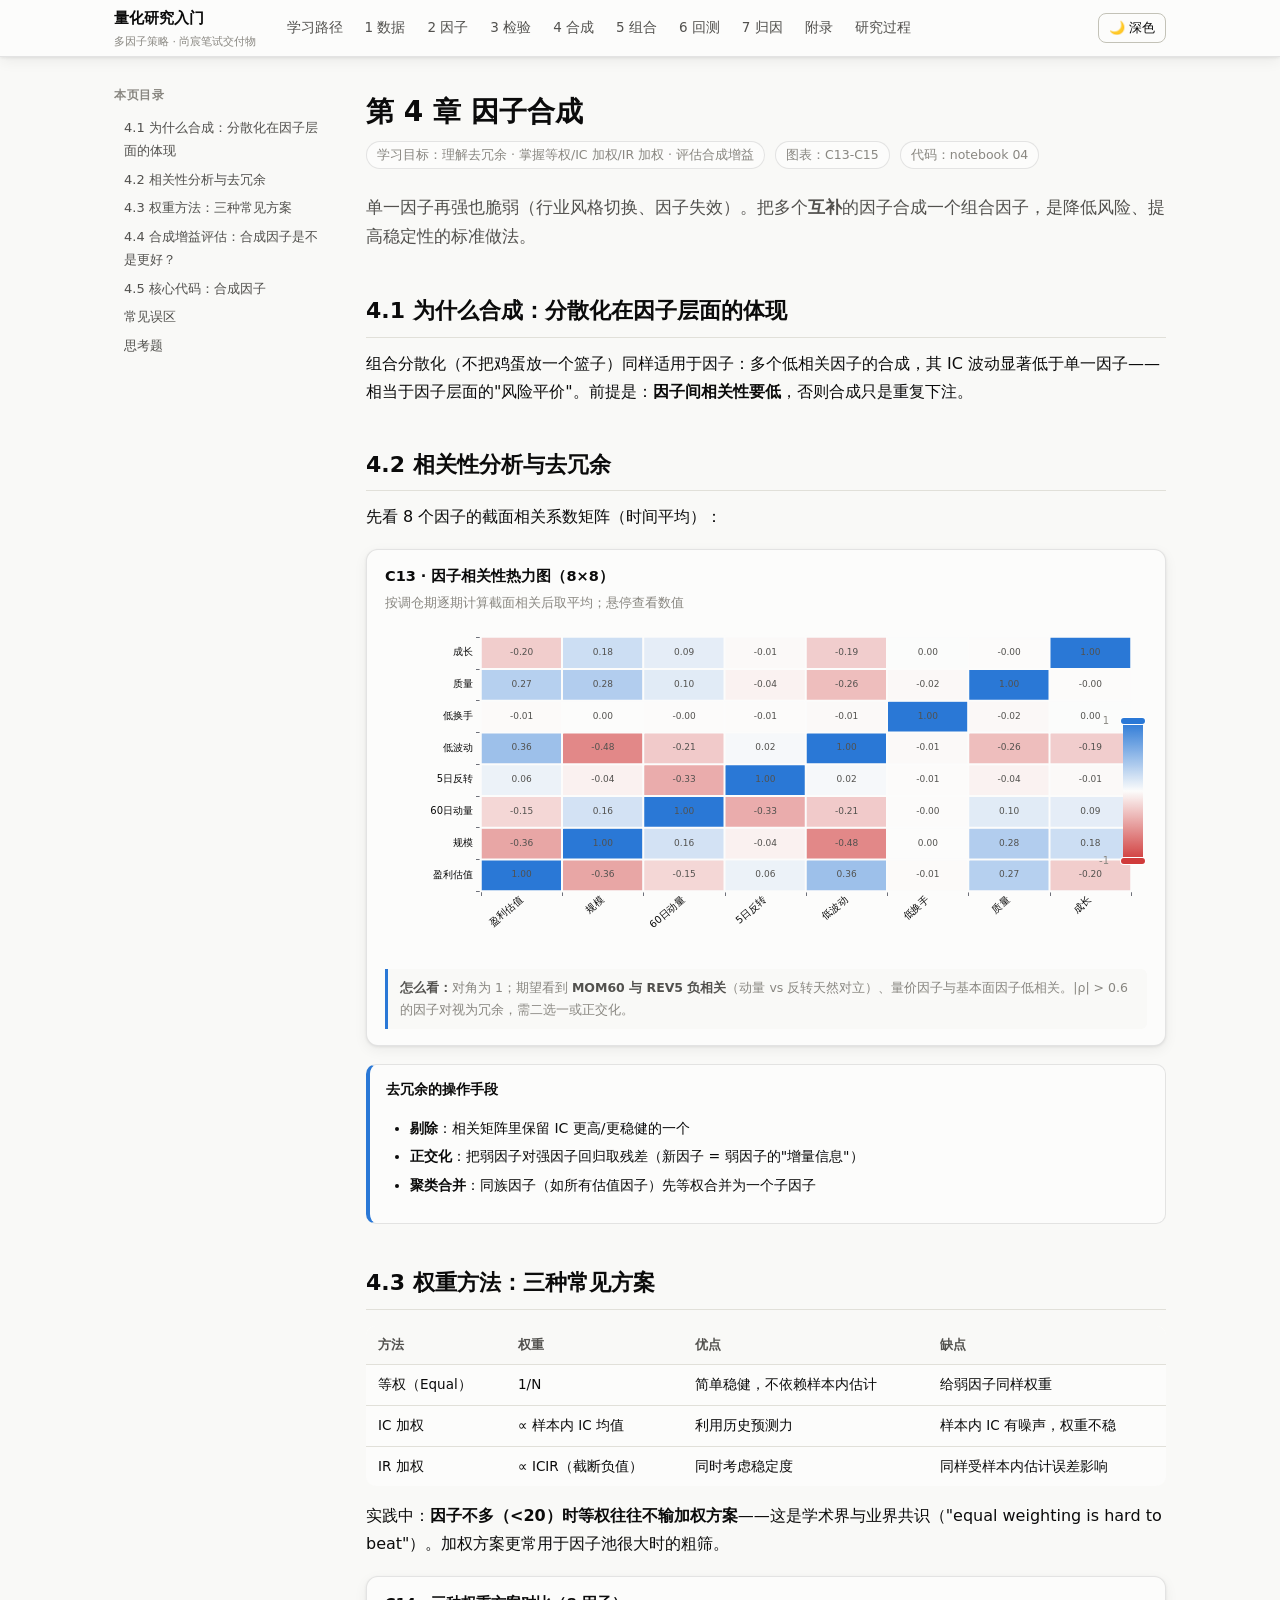
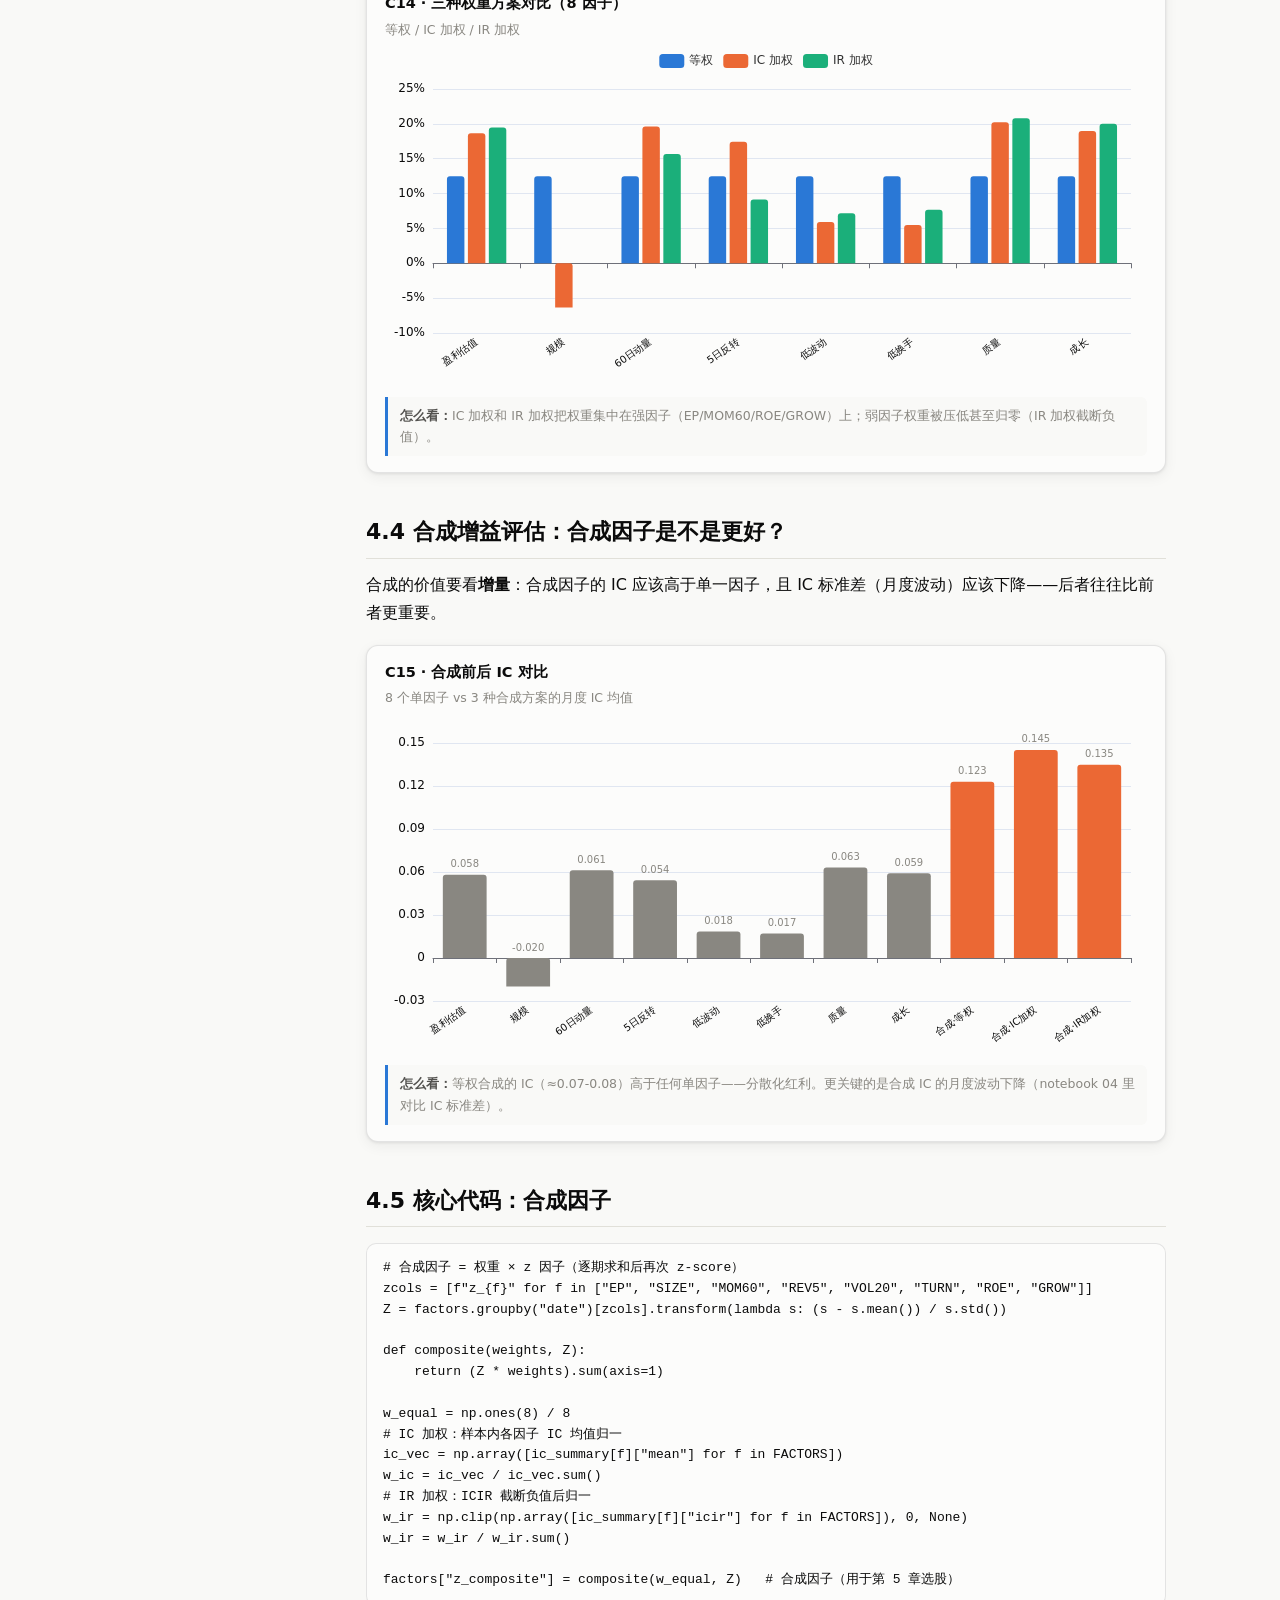
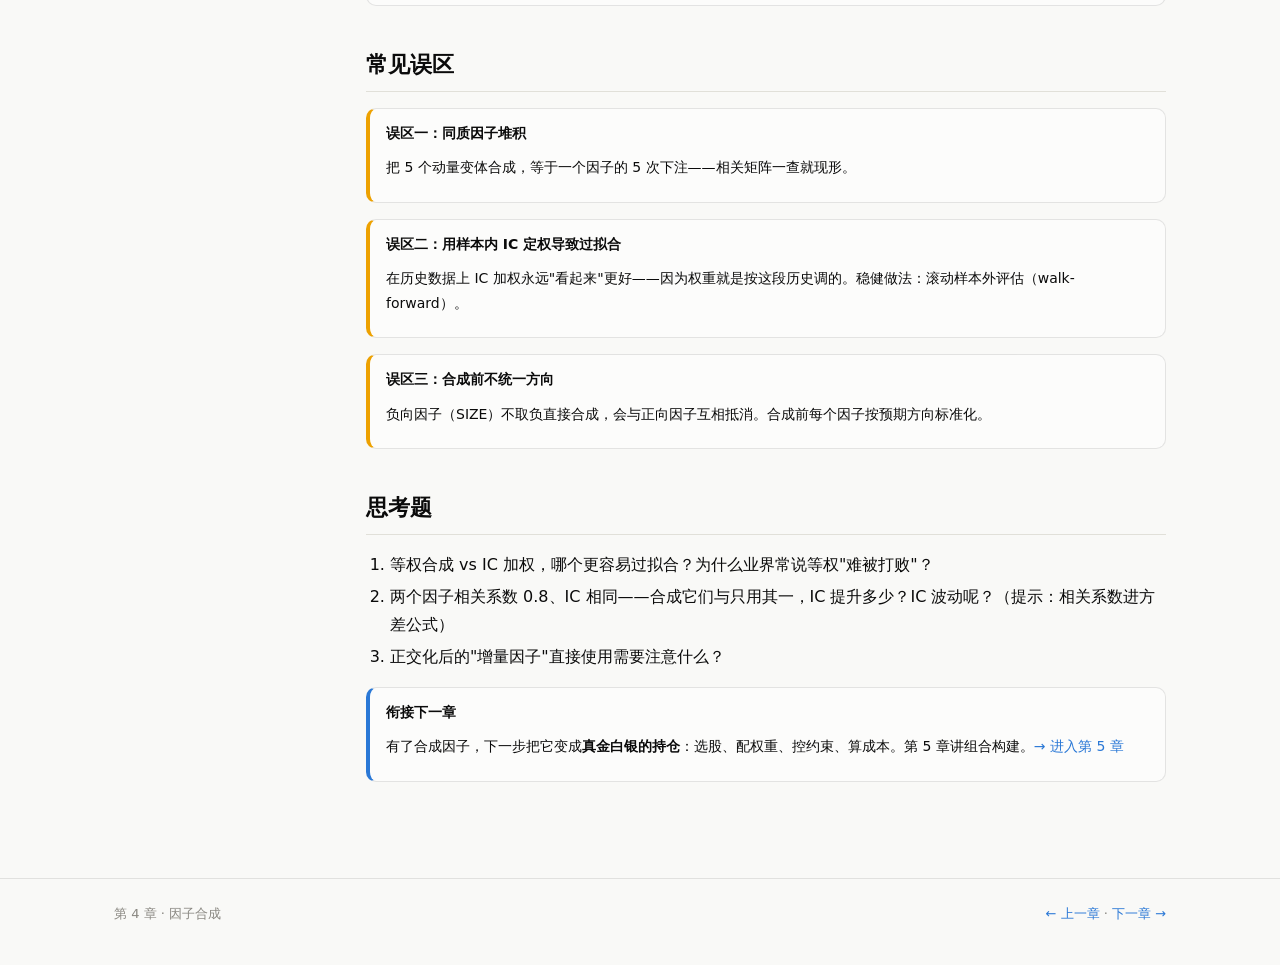
<file: chapters/ch4-synthesis.html>
<!DOCTYPE html>
<html lang="zh-CN">
<head>
<meta charset="UTF-8">
<meta name="viewport" content="width=device-width, initial-scale=1.0">
<title>第 4 章 因子合成 · 量化研究入门</title>
<link rel="stylesheet" href="../assets/css/style.css">
</head>
<body>
<header class="site-header">
  <div class="container">
    <div class="brand">量化研究入门<small>多因子策略 · 尚宸笔试交付物</small></div>
    <nav id="site-nav"></nav>
    <button class="theme-toggle" id="theme-toggle"></button>
  </div>
</header>

<main class="container">
  <aside class="toc" id="page-toc"></aside>
  <article class="content">
    <h1>第 4 章 因子合成</h1>
    <div class="chapter-meta">
      <span>学习目标：理解去冗余 · 掌握等权/IC 加权/IR 加权 · 评估合成增益</span>
      <span>图表：C13-C15</span><span>代码：notebook 04</span>
    </div>
    <p class="lead">单一因子再强也脆弱（行业风格切换、因子失效）。把多个<strong>互补</strong>的因子合成一个组合因子，是降低风险、提高稳定性的标准做法。</p>

    <h2 id="s1">4.1 为什么合成：分散化在因子层面的体现</h2>
    <p>组合分散化（不把鸡蛋放一个篮子）同样适用于因子：多个低相关因子的合成，其 IC 波动显著低于单一因子——相当于因子层面的"风险平价"。前提是：<strong>因子间相关性要低</strong>，否则合成只是重复下注。</p>

    <h2 id="s2">4.2 相关性分析与去冗余</h2>
    <p>先看 8 个因子的截面相关系数矩阵（时间平均）：</p>

    <div class="chart-box" data-chart="c13">
      <div class="chart-title">C13 · 因子相关性热力图（8×8）</div>
      <div class="chart-sub">按调仓期逐期计算截面相关后取平均；悬停查看数值</div>
      <div class="chart"></div>
      <div class="chart-note"><strong>怎么看：</strong>对角为 1；期望看到 <strong>MOM60 与 REV5 负相关</strong>（动量 vs 反转天然对立）、量价因子与基本面因子低相关。|ρ| &gt; 0.6 的因子对视为冗余，需二选一或正交化。</div>
    </div>
    <div class="callout key">
      <h4>去冗余的操作手段</h4>
      <ul>
        <li><strong>剔除</strong>：相关矩阵里保留 IC 更高/更稳健的一个</li>
        <li><strong>正交化</strong>：把弱因子对强因子回归取残差（新因子 = 弱因子的"增量信息"）</li>
        <li><strong>聚类合并</strong>：同族因子（如所有估值因子）先等权合并为一个子因子</li>
      </ul>
    </div>

    <h2 id="s3">4.3 权重方法：三种常见方案</h2>
    <table>
      <tr><th>方法</th><th>权重</th><th>优点</th><th>缺点</th></tr>
      <tr><td>等权（Equal）</td><td>1/N</td><td>简单稳健，不依赖样本内估计</td><td>给弱因子同样权重</td></tr>
      <tr><td>IC 加权</td><td>∝ 样本内 IC 均值</td><td>利用历史预测力</td><td>样本内 IC 有噪声，权重不稳</td></tr>
      <tr><td>IR 加权</td><td>∝ ICIR（截断负值）</td><td>同时考虑稳定度</td><td>同样受样本内估计误差影响</td></tr>
    </table>
    <p>实践中：<strong>因子不多（&lt;20）时等权往往不输加权方案</strong>——这是学术界与业界共识（"equal weighting is hard to beat"）。加权方案更常用于因子池很大时的粗筛。</p>

    <div class="chart-box" data-chart="c14">
      <div class="chart-title">C14 · 三种权重方案对比（8 因子）</div>
      <div class="chart-sub">等权 / IC 加权 / IR 加权</div>
      <div class="chart"></div>
      <div class="chart-note"><strong>怎么看：</strong>IC 加权和 IR 加权把权重集中在强因子（EP/MOM60/ROE/GROW）上；弱因子权重被压低甚至归零（IR 加权截断负值）。</div>
    </div>

    <h2 id="s4">4.4 合成增益评估：合成因子是不是更好？</h2>
    <p>合成的价值要看<strong>增量</strong>：合成因子的 IC 应该高于单一因子，且 IC 标准差（月度波动）应该下降——后者往往比前者更重要。</p>

    <div class="chart-box" data-chart="c15">
      <div class="chart-title">C15 · 合成前后 IC 对比</div>
      <div class="chart-sub">8 个单因子 vs 3 种合成方案的月度 IC 均值</div>
      <div class="chart"></div>
      <div class="chart-note"><strong>怎么看：</strong>等权合成的 IC（≈0.07-0.08）高于任何单因子——分散化红利。更关键的是合成 IC 的月度波动下降（notebook 04 里对比 IC 标准差）。</div>
    </div>

    <h2 id="s5">4.5 核心代码：合成因子</h2>
    <div class="code-block">
<pre># 合成因子 = 权重 × z 因子（逐期求和后再次 z-score）
zcols = [f"z_{f}" for f in ["EP", "SIZE", "MOM60", "REV5", "VOL20", "TURN", "ROE", "GROW"]]
Z = factors.groupby("date")[zcols].transform(lambda s: (s - s.mean()) / s.std())

def composite(weights, Z):
    return (Z * weights).sum(axis=1)

w_equal = np.ones(8) / 8
# IC 加权：样本内各因子 IC 均值归一
ic_vec = np.array([ic_summary[f]["mean"] for f in FACTORS])
w_ic = ic_vec / ic_vec.sum()
# IR 加权：ICIR 截断负值后归一
w_ir = np.clip(np.array([ic_summary[f]["icir"] for f in FACTORS]), 0, None)
w_ir = w_ir / w_ir.sum()

factors["z_composite"] = composite(w_equal, Z)   # 合成因子（用于第 5 章选股）</pre>
    </div>

    <h2 id="s6">常见误区</h2>
    <div class="callout warn"><h4>误区一：同质因子堆积</h4><p>把 5 个动量变体合成，等于一个因子的 5 次下注——相关矩阵一查就现形。</p></div>
    <div class="callout warn"><h4>误区二：用样本内 IC 定权导致过拟合</h4><p>在历史数据上 IC 加权永远"看起来"更好——因为权重就是按这段历史调的。稳健做法：滚动样本外评估（walk-forward）。</p></div>
    <div class="callout warn"><h4>误区三：合成前不统一方向</h4><p>负向因子（SIZE）不取负直接合成，会与正向因子互相抵消。合成前每个因子按预期方向标准化。</p></div>

    <h2 id="s7">思考题</h2>
    <ol>
      <li>等权合成 vs IC 加权，哪个更容易过拟合？为什么业界常说等权"难被打败"？</li>
      <li>两个因子相关系数 0.8、IC 相同——合成它们与只用其一，IC 提升多少？IC 波动呢？（提示：相关系数进方差公式）</li>
      <li>正交化后的"增量因子"直接使用需要注意什么？</li>
    </ol>

    <div class="callout key">
      <h4>衔接下一章</h4>
      <p>有了合成因子，下一步把它变成<strong>真金白银的持仓</strong>：选股、配权重、控约束、算成本。第 5 章讲组合构建。<a href="ch5-portfolio.html">→ 进入第 5 章</a></p>
    </div>
  </article>
</main>

<footer class="site-footer">
  <div class="container">
    <span>第 4 章 · 因子合成</span>
    <span><a href="ch3-testing.html">← 上一章</a> · <a href="ch5-portfolio.html">下一章 →</a></span>
  </div>
</footer>

<script src="../assets/js/echarts.min.js"></script>
<script src="../assets/js/chartkit.js"></script>
<script src="../assets/js/common.js"></script>
<script src="../assets/js/pages/ch4.js"></script>
</body>
</html>
</file>
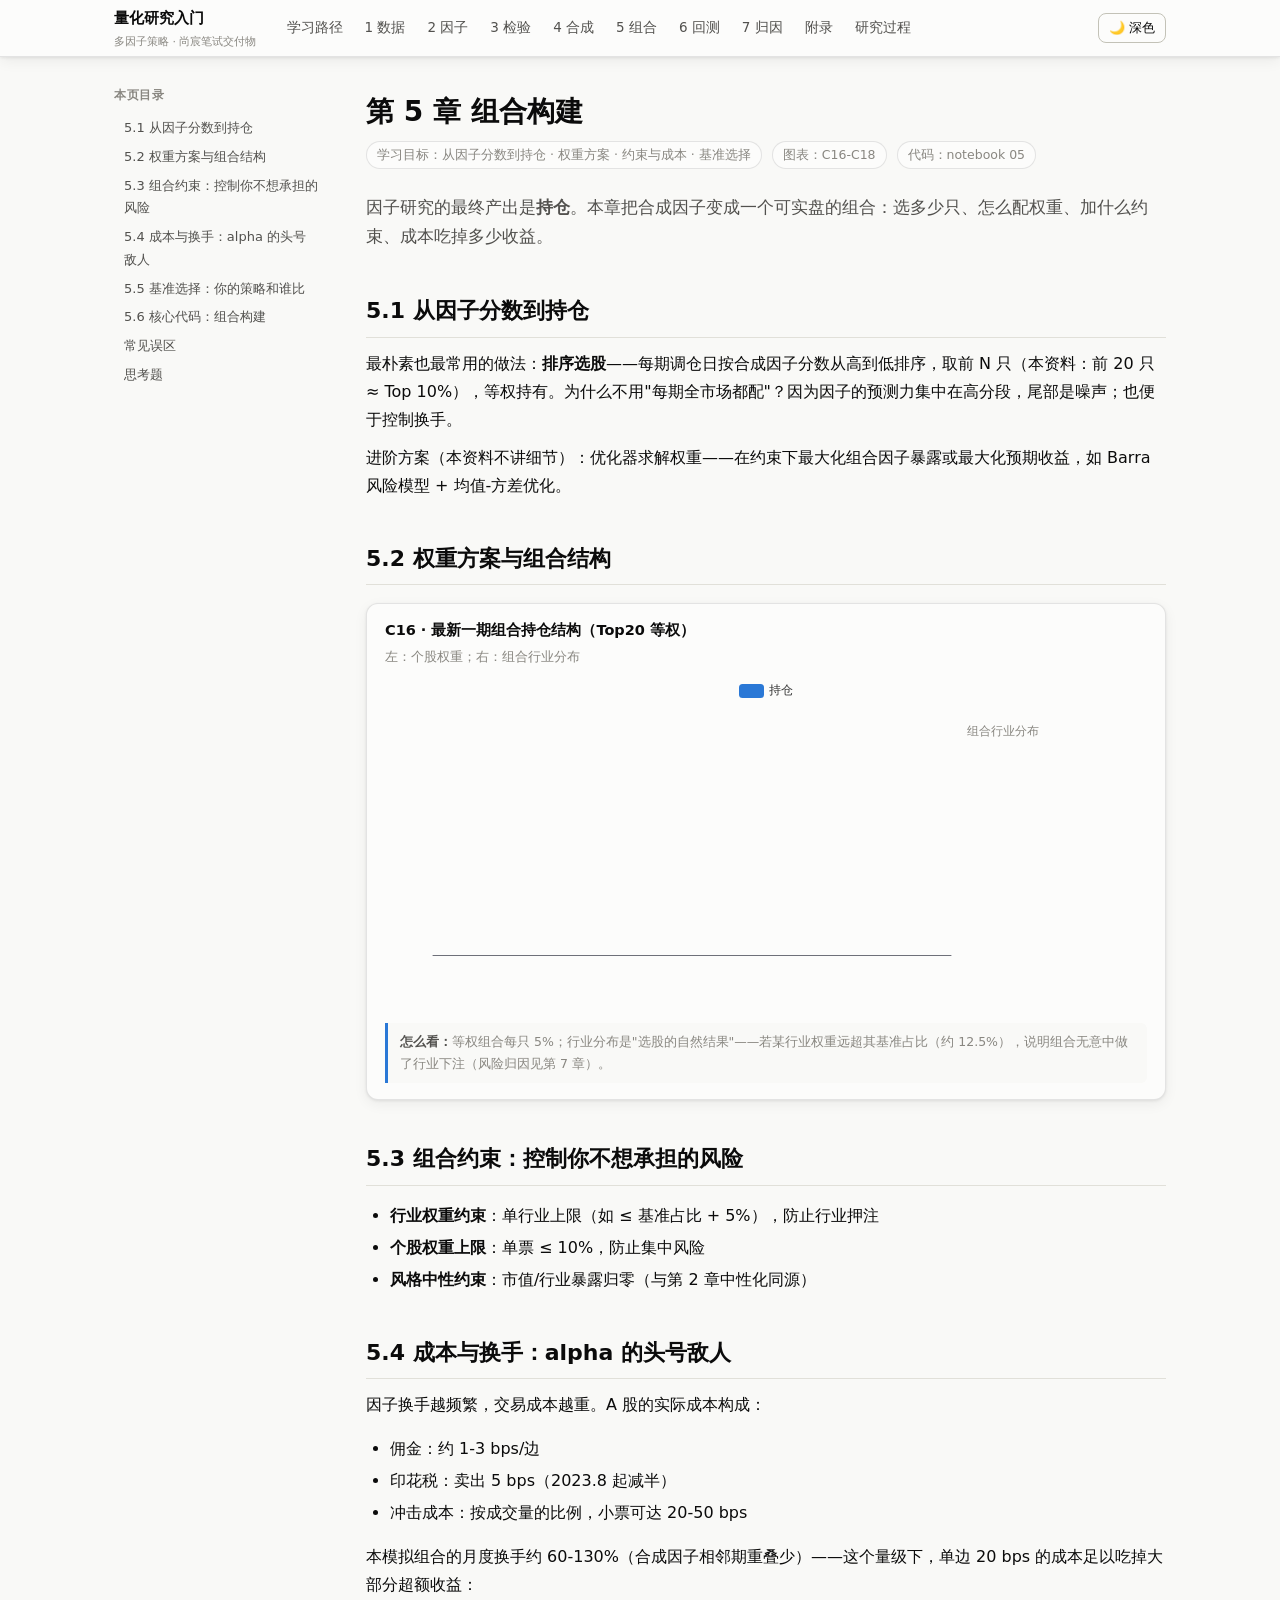
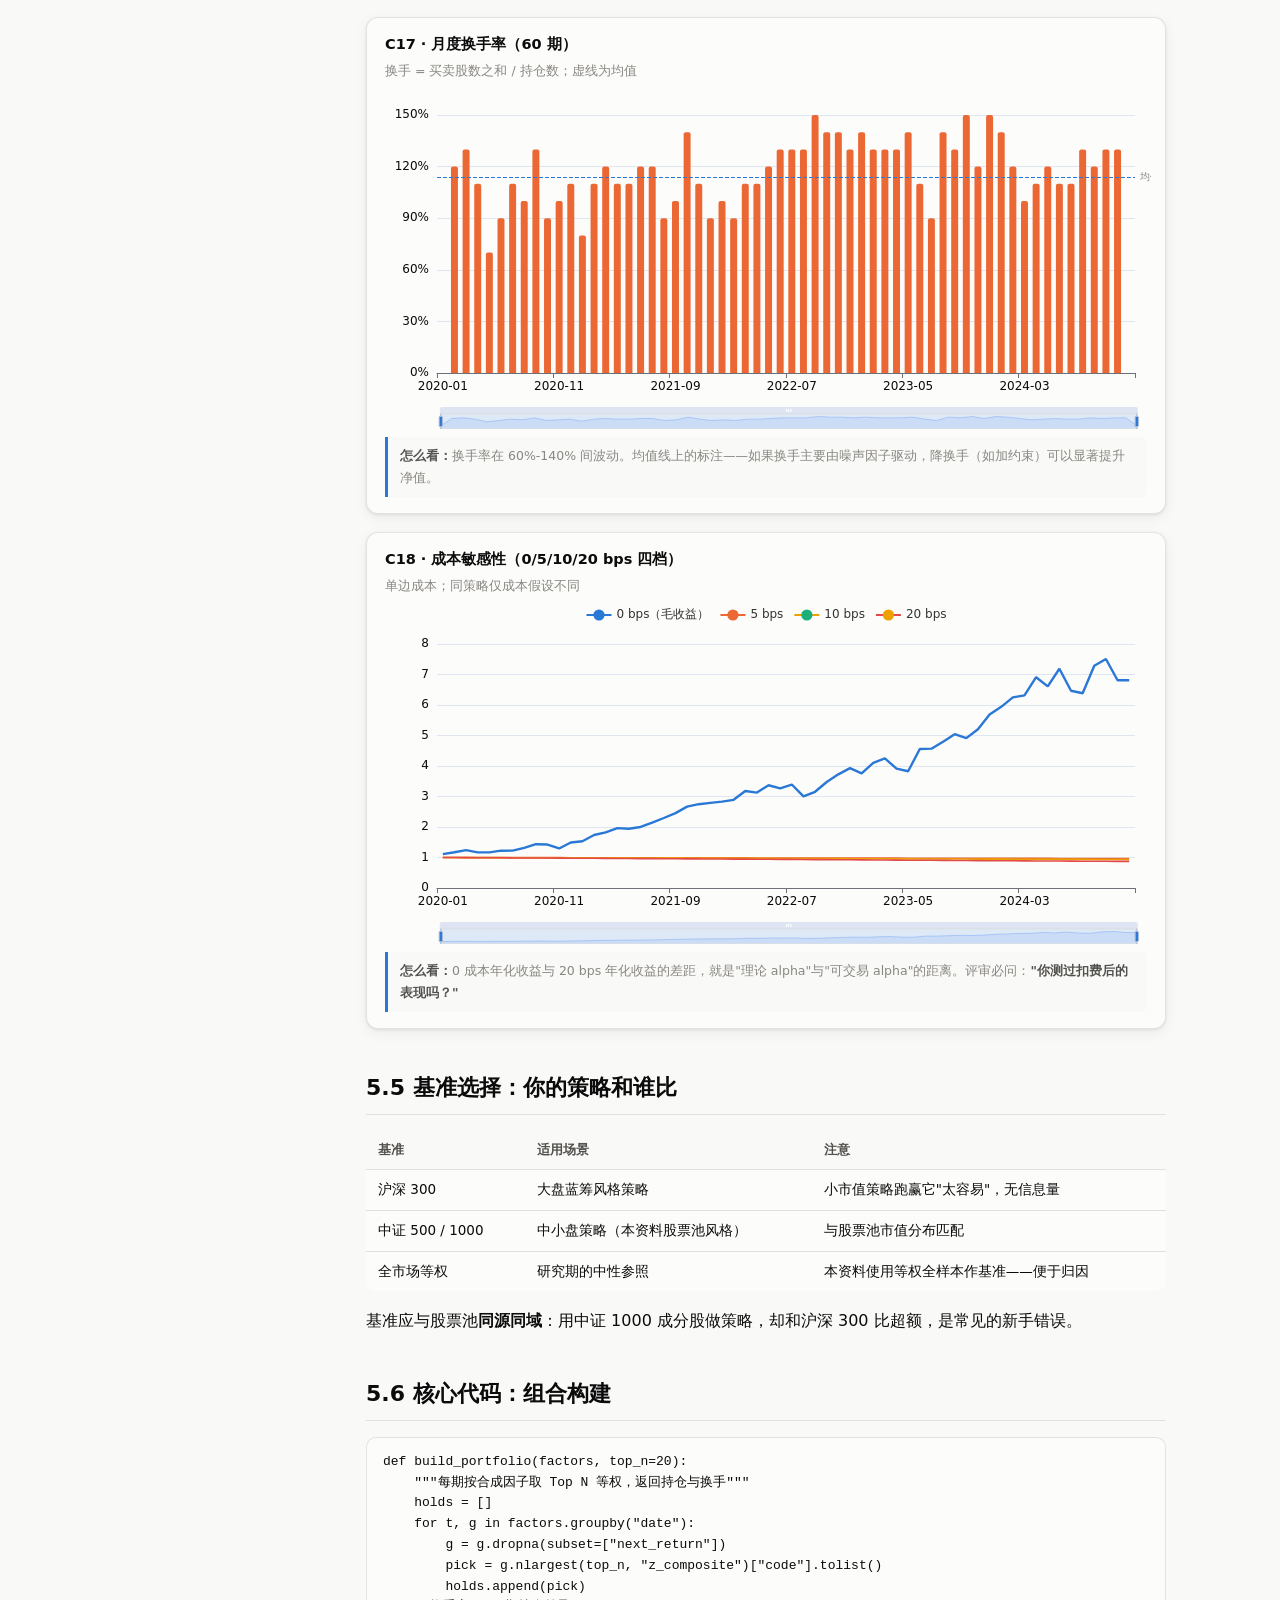
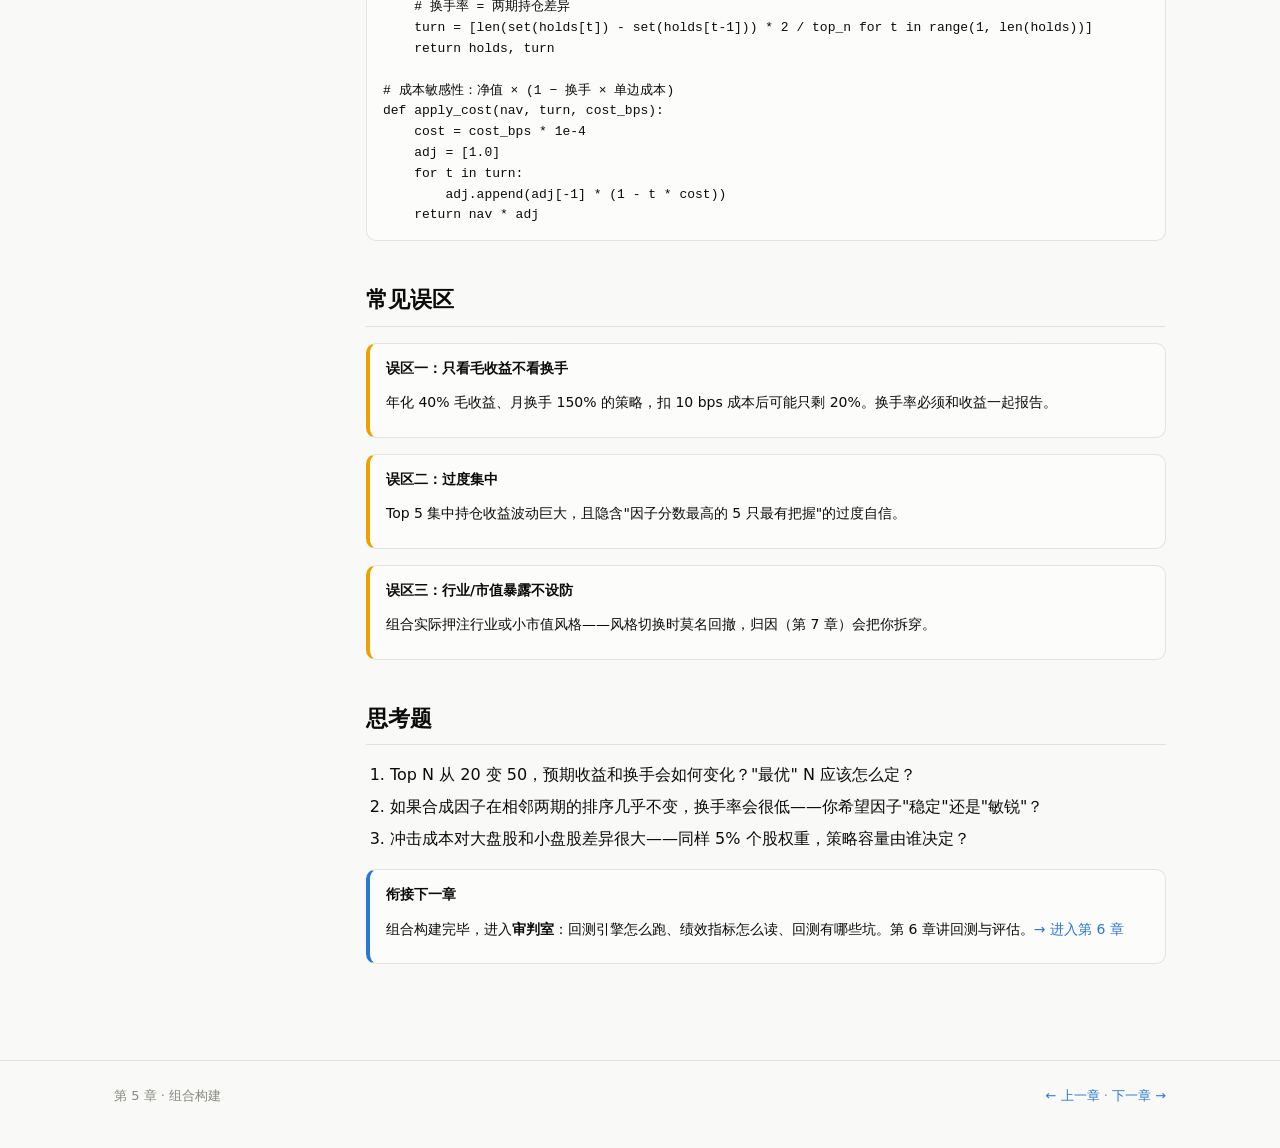
<file: chapters/ch5-portfolio.html>
<!DOCTYPE html>
<html lang="zh-CN">
<head>
<meta charset="UTF-8">
<meta name="viewport" content="width=device-width, initial-scale=1.0">
<title>第 5 章 组合构建 · 量化研究入门</title>
<link rel="stylesheet" href="../assets/css/style.css">
</head>
<body>
<header class="site-header">
  <div class="container">
    <div class="brand">量化研究入门<small>多因子策略 · 尚宸笔试交付物</small></div>
    <nav id="site-nav"></nav>
    <button class="theme-toggle" id="theme-toggle"></button>
  </div>
</header>

<main class="container">
  <aside class="toc" id="page-toc"></aside>
  <article class="content">
    <h1>第 5 章 组合构建</h1>
    <div class="chapter-meta">
      <span>学习目标：从因子分数到持仓 · 权重方案 · 约束与成本 · 基准选择</span>
      <span>图表：C16-C18</span><span>代码：notebook 05</span>
    </div>
    <p class="lead">因子研究的最终产出是<strong>持仓</strong>。本章把合成因子变成一个可实盘的组合：选多少只、怎么配权重、加什么约束、成本吃掉多少收益。</p>

    <h2 id="s1">5.1 从因子分数到持仓</h2>
    <p>最朴素也最常用的做法：<strong>排序选股</strong>——每期调仓日按合成因子分数从高到低排序，取前 N 只（本资料：前 20 只 ≈ Top 10%），等权持有。为什么不用"每期全市场都配"？因为因子的预测力集中在高分段，尾部是噪声；也便于控制换手。</p>
    <p>进阶方案（本资料不讲细节）：优化器求解权重——在约束下最大化组合因子暴露或最大化预期收益，如 Barra 风险模型 + 均值-方差优化。</p>

    <h2 id="s2">5.2 权重方案与组合结构</h2>
    <div class="chart-box" data-chart="c16">
      <div class="chart-title">C16 · 最新一期组合持仓结构（Top20 等权）</div>
      <div class="chart-sub">左：个股权重；右：组合行业分布</div>
      <div class="chart"></div>
      <div class="chart-note"><strong>怎么看：</strong>等权组合每只 5%；行业分布是"选股的自然结果"——若某行业权重远超其基准占比（约 12.5%），说明组合无意中做了行业下注（风险归因见第 7 章）。</div>
    </div>

    <h2 id="s3">5.3 组合约束：控制你不想承担的风险</h2>
    <ul>
      <li><strong>行业权重约束</strong>：单行业上限（如 ≤ 基准占比 + 5%），防止行业押注</li>
      <li><strong>个股权重上限</strong>：单票 ≤ 10%，防止集中风险</li>
      <li><strong>风格中性约束</strong>：市值/行业暴露归零（与第 2 章中性化同源）</li>
    </ul>

    <h2 id="s4">5.4 成本与换手：alpha 的头号敌人</h2>
    <p>因子换手越频繁，交易成本越重。A 股的实际成本构成：</p>
    <ul>
      <li>佣金：约 1-3 bps/边</li>
      <li>印花税：卖出 5 bps（2023.8 起减半）</li>
      <li>冲击成本：按成交量的比例，小票可达 20-50 bps</li>
    </ul>
    <p>本模拟组合的月度换手约 60-130%（合成因子相邻期重叠少）——这个量级下，单边 20 bps 的成本足以吃掉大部分超额收益：</p>

    <div class="chart-box" data-chart="c17">
      <div class="chart-title">C17 · 月度换手率（60 期）</div>
      <div class="chart-sub">换手 = 买卖股数之和 / 持仓数；虚线为均值</div>
      <div class="chart"></div>
      <div class="chart-note"><strong>怎么看：</strong>换手率在 60%-140% 间波动。均值线上的标注——如果换手主要由噪声因子驱动，降换手（如加约束）可以显著提升净值。</div>
    </div>

    <div class="chart-box" data-chart="c18">
      <div class="chart-title">C18 · 成本敏感性（0/5/10/20 bps 四档）</div>
      <div class="chart-sub">单边成本；同策略仅成本假设不同</div>
      <div class="chart"></div>
      <div class="chart-note"><strong>怎么看：</strong>0 成本年化收益与 20 bps 年化收益的差距，就是"理论 alpha"与"可交易 alpha"的距离。评审必问：<strong>"你测过扣费后的表现吗？"</strong></div>
    </div>

    <h2 id="s5">5.5 基准选择：你的策略和谁比</h2>
    <table>
      <tr><th>基准</th><th>适用场景</th><th>注意</th></tr>
      <tr><td>沪深 300</td><td>大盘蓝筹风格策略</td><td>小市值策略跑赢它"太容易"，无信息量</td></tr>
      <tr><td>中证 500 / 1000</td><td>中小盘策略（本资料股票池风格）</td><td>与股票池市值分布匹配</td></tr>
      <tr><td>全市场等权</td><td>研究期的中性参照</td><td>本资料使用等权全样本作基准——便于归因</td></tr>
    </table>
    <p>基准应与股票池<strong>同源同域</strong>：用中证 1000 成分股做策略，却和沪深 300 比超额，是常见的新手错误。</p>

    <h2 id="s6">5.6 核心代码：组合构建</h2>
    <div class="code-block">
<pre>def build_portfolio(factors, top_n=20):
    """每期按合成因子取 Top N 等权，返回持仓与换手"""
    holds = []
    for t, g in factors.groupby("date"):
        g = g.dropna(subset=["next_return"])
        pick = g.nlargest(top_n, "z_composite")["code"].tolist()
        holds.append(pick)
    # 换手率 = 两期持仓差异
    turn = [len(set(holds[t]) - set(holds[t-1])) * 2 / top_n for t in range(1, len(holds))]
    return holds, turn

# 成本敏感性：净值 × (1 − 换手 × 单边成本)
def apply_cost(nav, turn, cost_bps):
    cost = cost_bps * 1e-4
    adj = [1.0]
    for t in turn:
        adj.append(adj[-1] * (1 - t * cost))
    return nav * adj</pre>
    </div>

    <h2 id="s7">常见误区</h2>
    <div class="callout warn"><h4>误区一：只看毛收益不看换手</h4><p>年化 40% 毛收益、月换手 150% 的策略，扣 10 bps 成本后可能只剩 20%。换手率必须和收益一起报告。</p></div>
    <div class="callout warn"><h4>误区二：过度集中</h4><p>Top 5 集中持仓收益波动巨大，且隐含"因子分数最高的 5 只最有把握"的过度自信。</p></div>
    <div class="callout warn"><h4>误区三：行业/市值暴露不设防</h4><p>组合实际押注行业或小市值风格——风格切换时莫名回撤，归因（第 7 章）会把你拆穿。</p></div>

    <h2 id="s8">思考题</h2>
    <ol>
      <li>Top N 从 20 变 50，预期收益和换手会如何变化？"最优" N 应该怎么定？</li>
      <li>如果合成因子在相邻两期的排序几乎不变，换手率会很低——你希望因子"稳定"还是"敏锐"？</li>
      <li>冲击成本对大盘股和小盘股差异很大——同样 5% 个股权重，策略容量由谁决定？</li>
    </ol>

    <div class="callout key">
      <h4>衔接下一章</h4>
      <p>组合构建完毕，进入<strong>审判室</strong>：回测引擎怎么跑、绩效指标怎么读、回测有哪些坑。第 6 章讲回测与评估。<a href="ch6-backtest.html">→ 进入第 6 章</a></p>
    </div>
  </article>
</main>

<footer class="site-footer">
  <div class="container">
    <span>第 5 章 · 组合构建</span>
    <span><a href="ch4-synthesis.html">← 上一章</a> · <a href="ch6-backtest.html">下一章 →</a></span>
  </div>
</footer>

<script src="../assets/js/echarts.min.js"></script>
<script src="../assets/js/chartkit.js"></script>
<script src="../assets/js/common.js"></script>
<script src="../assets/js/pages/ch5.js"></script>
</body>
</html>
</file>
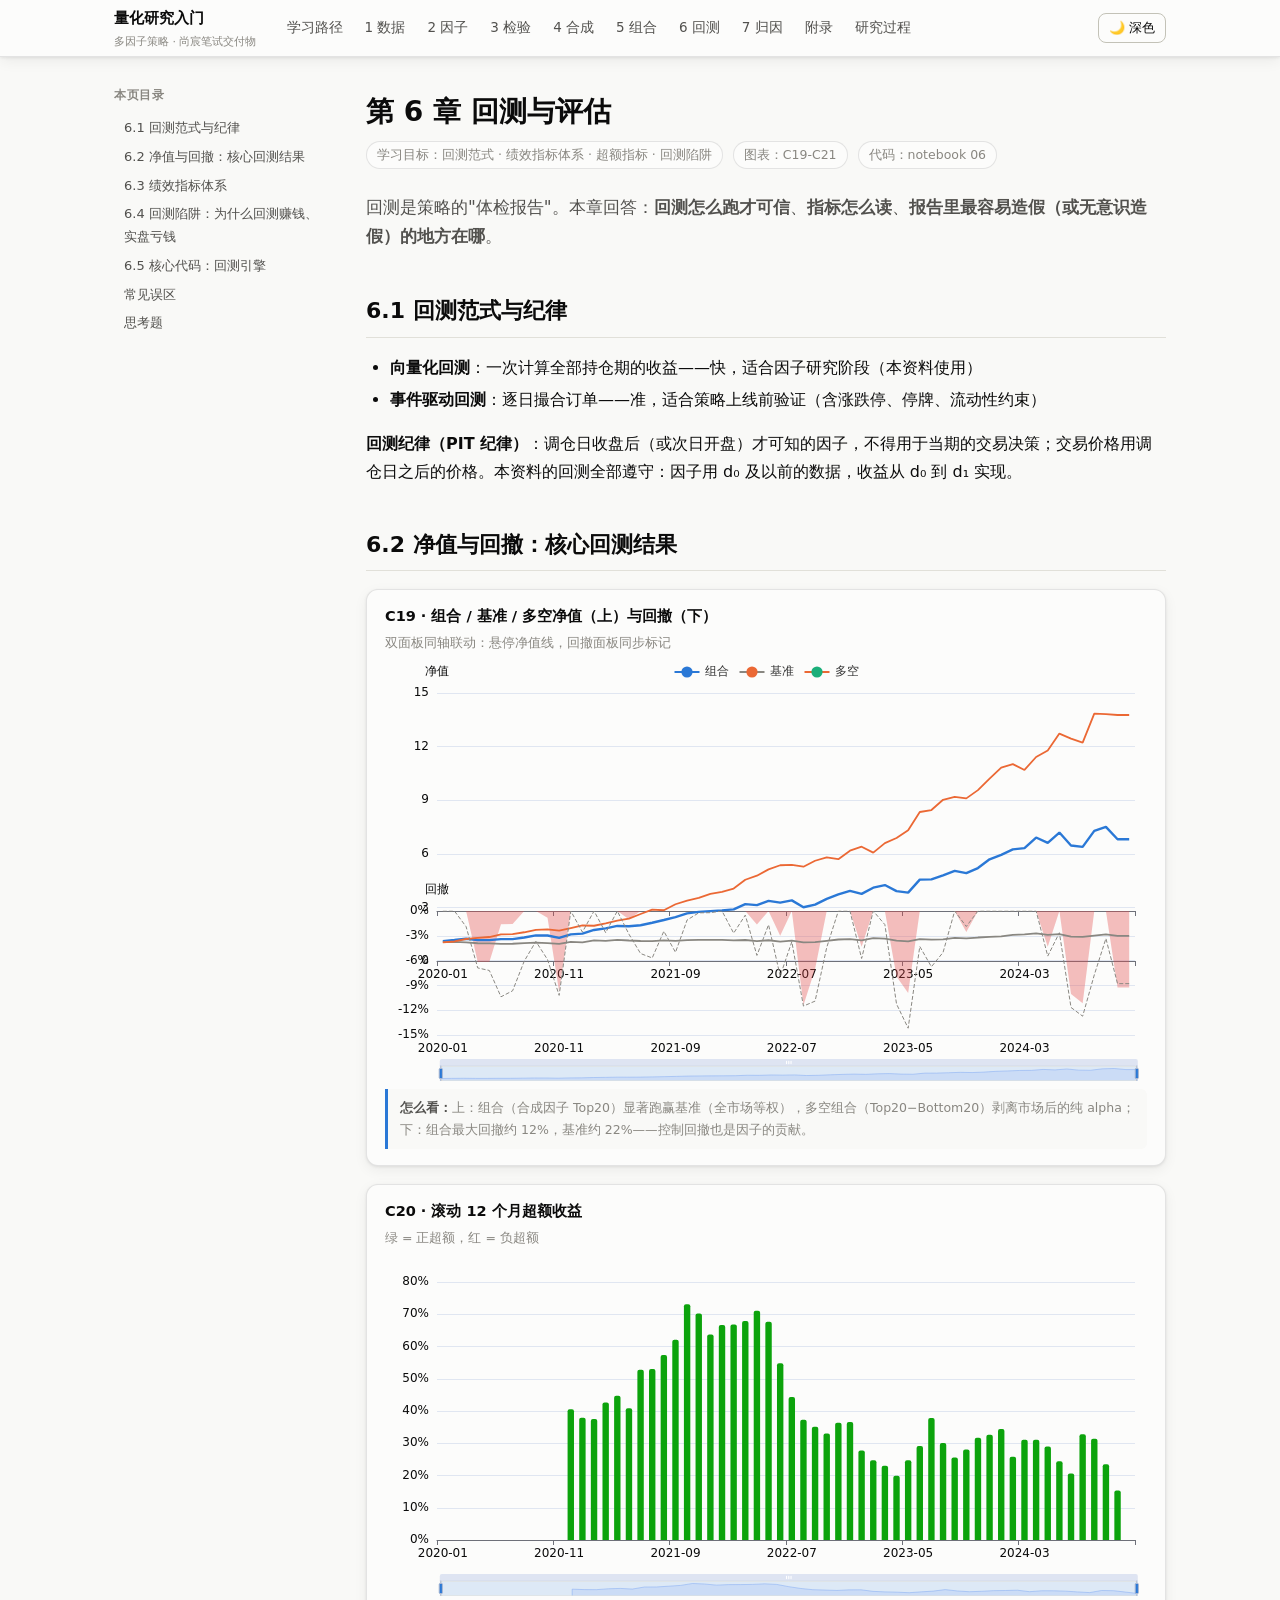
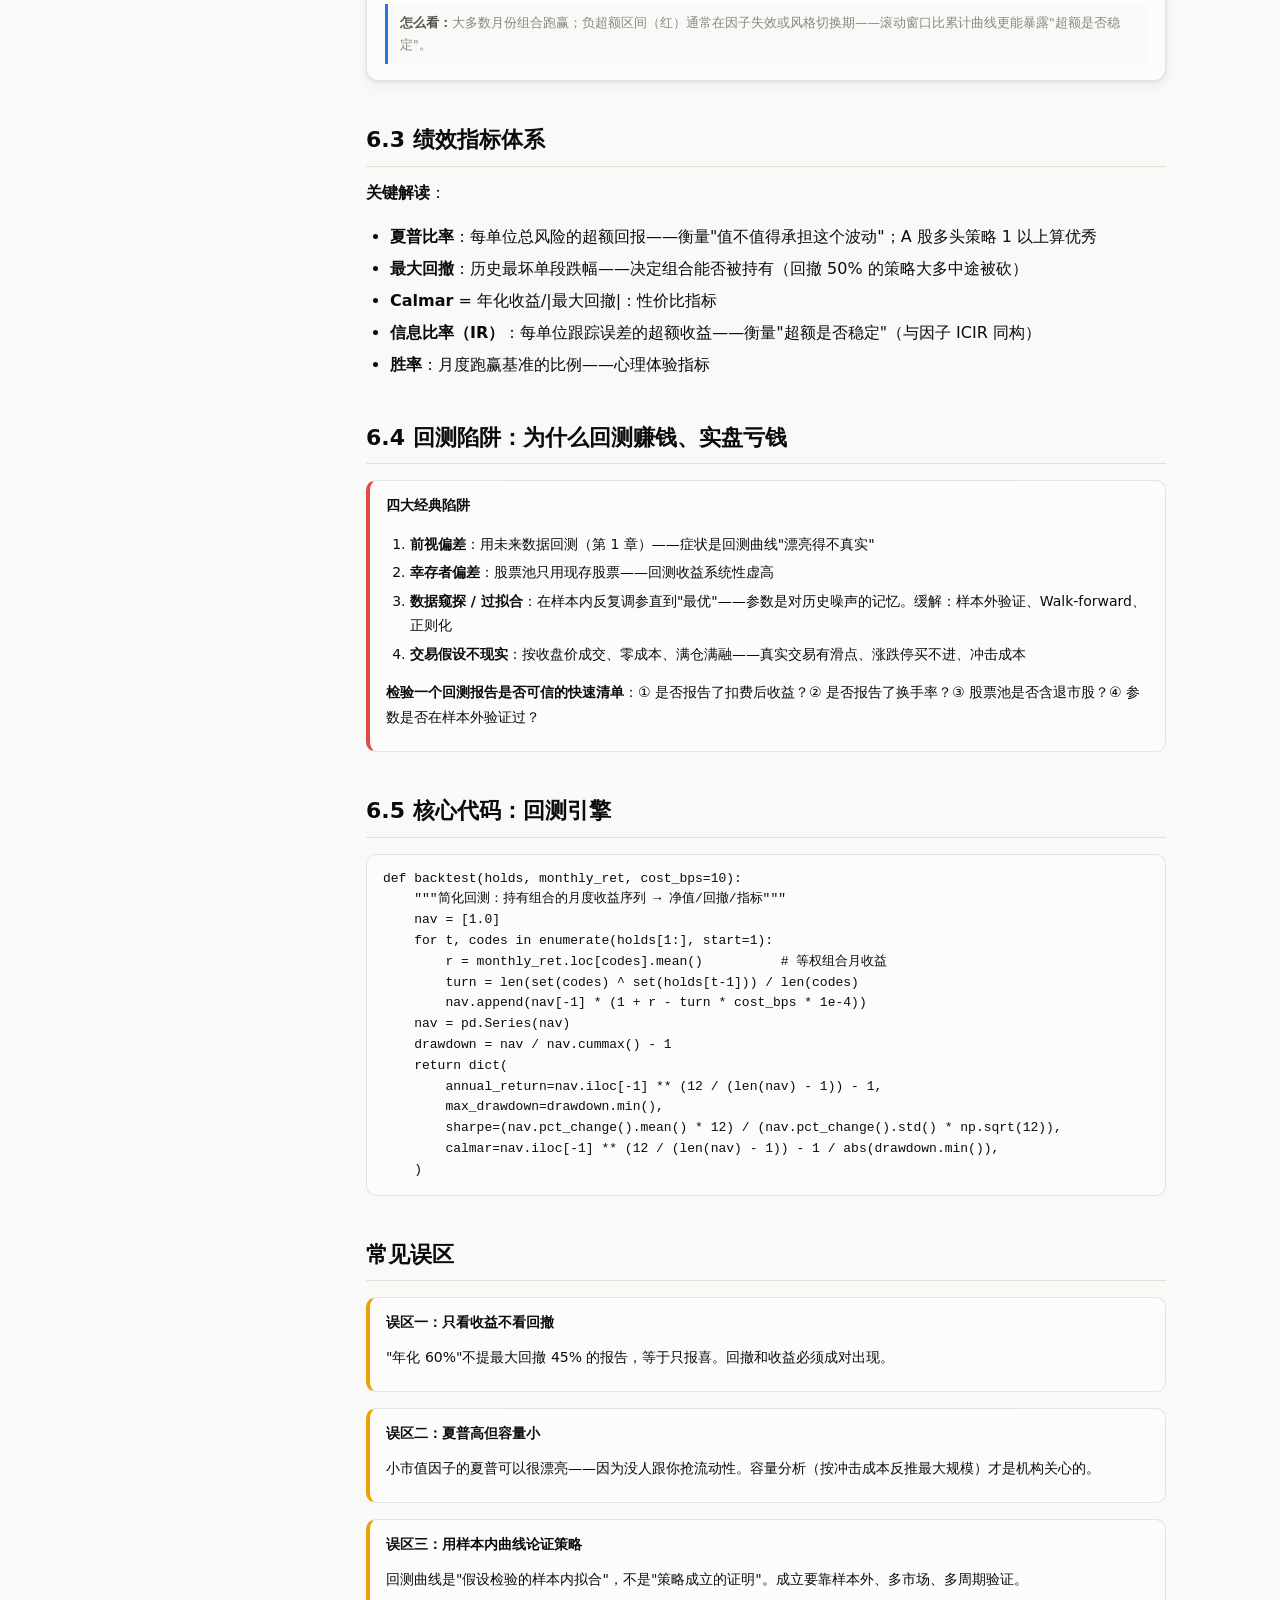
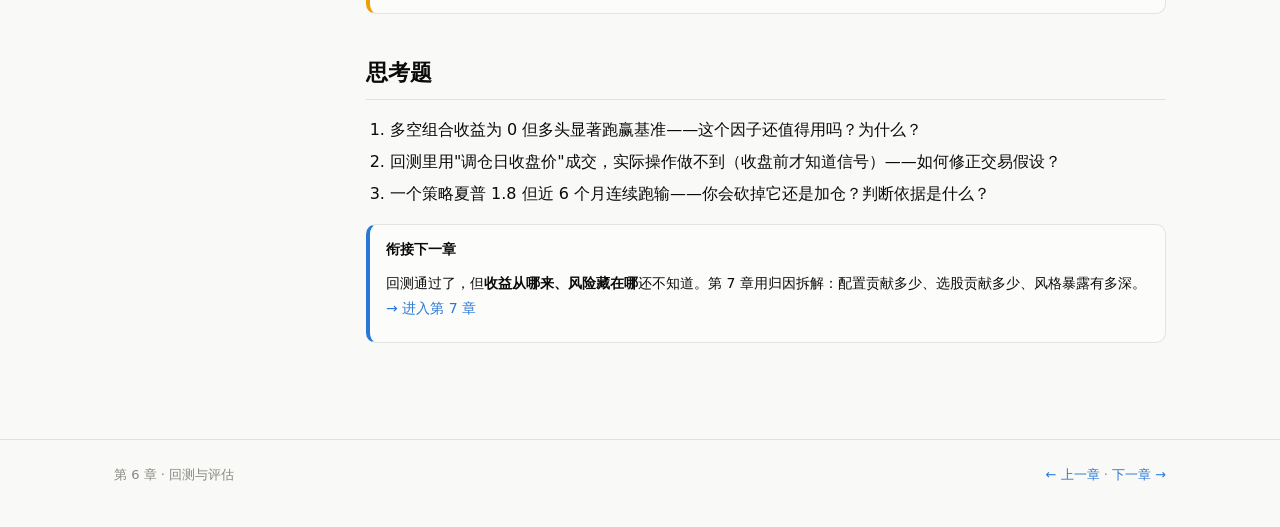
<file: chapters/ch6-backtest.html>
<!DOCTYPE html>
<html lang="zh-CN">
<head>
<meta charset="UTF-8">
<meta name="viewport" content="width=device-width, initial-scale=1.0">
<title>第 6 章 回测与评估 · 量化研究入门</title>
<link rel="stylesheet" href="../assets/css/style.css">
</head>
<body>
<header class="site-header">
  <div class="container">
    <div class="brand">量化研究入门<small>多因子策略 · 尚宸笔试交付物</small></div>
    <nav id="site-nav"></nav>
    <button class="theme-toggle" id="theme-toggle"></button>
  </div>
</header>

<main class="container">
  <aside class="toc" id="page-toc"></aside>
  <article class="content">
    <h1>第 6 章 回测与评估</h1>
    <div class="chapter-meta">
      <span>学习目标：回测范式 · 绩效指标体系 · 超额指标 · 回测陷阱</span>
      <span>图表：C19-C21</span><span>代码：notebook 06</span>
    </div>
    <p class="lead">回测是策略的"体检报告"。本章回答：<strong>回测怎么跑才可信</strong>、<strong>指标怎么读</strong>、<strong>报告里最容易造假（或无意识造假）的地方在哪</strong>。</p>

    <h2 id="s1">6.1 回测范式与纪律</h2>
    <ul>
      <li><strong>向量化回测</strong>：一次计算全部持仓期的收益——快，适合因子研究阶段（本资料使用）</li>
      <li><strong>事件驱动回测</strong>：逐日撮合订单——准，适合策略上线前验证（含涨跌停、停牌、流动性约束）</li>
    </ul>
    <p><strong>回测纪律（PIT 纪律）</strong>：调仓日收盘后（或次日开盘）才可知的因子，不得用于当期的交易决策；交易价格用调仓日之后的价格。本资料的回测全部遵守：因子用 d₀ 及以前的数据，收益从 d₀ 到 d₁ 实现。</p>

    <h2 id="s2">6.2 净值与回撤：核心回测结果</h2>
    <div class="chart-box" data-chart="c19">
      <div class="chart-title">C19 · 组合 / 基准 / 多空净值（上）与回撤（下）</div>
      <div class="chart-sub">双面板同轴联动：悬停净值线，回撤面板同步标记</div>
      <div class="chart tall"></div>
      <div class="chart-note"><strong>怎么看：</strong>上：组合（合成因子 Top20）显著跑赢基准（全市场等权），多空组合（Top20−Bottom20）剥离市场后的纯 alpha；下：组合最大回撤约 12%，基准约 22%——控制回撤也是因子的贡献。</div>
    </div>

    <div class="chart-box" data-chart="c20">
      <div class="chart-title">C20 · 滚动 12 个月超额收益</div>
      <div class="chart-sub">绿 = 正超额，红 = 负超额</div>
      <div class="chart"></div>
      <div class="chart-note"><strong>怎么看：</strong>大多数月份组合跑赢；负超额区间（红）通常在因子失效或风格切换期——滚动窗口比累计曲线更能暴露"超额是否稳定"。</div>
    </div>

    <h2 id="s3">6.3 绩效指标体系</h2>
    <div id="metrics" data-chart="c21"></div>
    <p><strong>关键解读</strong>：</p>
    <ul>
      <li><strong>夏普比率</strong>：每单位总风险的超额回报——衡量"值不值得承担这个波动"；A 股多头策略 1 以上算优秀</li>
      <li><strong>最大回撤</strong>：历史最坏单段跌幅——决定组合能否被持有（回撤 50% 的策略大多中途被砍）</li>
      <li><strong>Calmar</strong> = 年化收益/|最大回撤|：性价比指标</li>
      <li><strong>信息比率（IR）</strong>：每单位跟踪误差的超额收益——衡量"超额是否稳定"（与因子 ICIR 同构）</li>
      <li><strong>胜率</strong>：月度跑赢基准的比例——心理体验指标</li>
    </ul>

    <h2 id="s4">6.4 回测陷阱：为什么回测赚钱、实盘亏钱</h2>
    <div class="callout pitfall">
      <h4>四大经典陷阱</h4>
      <ol>
        <li><strong>前视偏差</strong>：用未来数据回测（第 1 章）——症状是回测曲线"漂亮得不真实"</li>
        <li><strong>幸存者偏差</strong>：股票池只用现存股票——回测收益系统性虚高</li>
        <li><strong>数据窥探 / 过拟合</strong>：在样本内反复调参直到"最优"——参数是对历史噪声的记忆。缓解：样本外验证、Walk-forward、正则化</li>
        <li><strong>交易假设不现实</strong>：按收盘价成交、零成本、满仓满融——真实交易有滑点、涨跌停买不进、冲击成本</li>
      </ol>
      <p><strong>检验一个回测报告是否可信的快速清单</strong>：① 是否报告了扣费后收益？② 是否报告了换手率？③ 股票池是否含退市股？④ 参数是否在样本外验证过？</p>
    </div>

    <h2 id="s5">6.5 核心代码：回测引擎</h2>
    <div class="code-block">
<pre>def backtest(holds, monthly_ret, cost_bps=10):
    """简化回测：持有组合的月度收益序列 → 净值/回撤/指标"""
    nav = [1.0]
    for t, codes in enumerate(holds[1:], start=1):
        r = monthly_ret.loc[codes].mean()          # 等权组合月收益
        turn = len(set(codes) ^ set(holds[t-1])) / len(codes)
        nav.append(nav[-1] * (1 + r - turn * cost_bps * 1e-4))
    nav = pd.Series(nav)
    drawdown = nav / nav.cummax() - 1
    return dict(
        annual_return=nav.iloc[-1] ** (12 / (len(nav) - 1)) - 1,
        max_drawdown=drawdown.min(),
        sharpe=(nav.pct_change().mean() * 12) / (nav.pct_change().std() * np.sqrt(12)),
        calmar=nav.iloc[-1] ** (12 / (len(nav) - 1)) - 1 / abs(drawdown.min()),
    )</pre>
    </div>

    <h2 id="s6">常见误区</h2>
    <div class="callout warn"><h4>误区一：只看收益不看回撤</h4><p>"年化 60%"不提最大回撤 45% 的报告，等于只报喜。回撤和收益必须成对出现。</p></div>
    <div class="callout warn"><h4>误区二：夏普高但容量小</h4><p>小市值因子的夏普可以很漂亮——因为没人跟你抢流动性。容量分析（按冲击成本反推最大规模）才是机构关心的。</p></div>
    <div class="callout warn"><h4>误区三：用样本内曲线论证策略</h4><p>回测曲线是"假设检验的样本内拟合"，不是"策略成立的证明"。成立要靠样本外、多市场、多周期验证。</p></div>

    <h2 id="s7">思考题</h2>
    <ol>
      <li>多空组合收益为 0 但多头显著跑赢基准——这个因子还值得用吗？为什么？</li>
      <li>回测里用"调仓日收盘价"成交，实际操作做不到（收盘前才知道信号）——如何修正交易假设？</li>
      <li>一个策略夏普 1.8 但近 6 个月连续跑输——你会砍掉它还是加仓？判断依据是什么？</li>
    </ol>

    <div class="callout key">
      <h4>衔接下一章</h4>
      <p>回测通过了，但<strong>收益从哪来、风险藏在哪</strong>还不知道。第 7 章用归因拆解：配置贡献多少、选股贡献多少、风格暴露有多深。<a href="ch7-attribution.html">→ 进入第 7 章</a></p>
    </div>
  </article>
</main>

<footer class="site-footer">
  <div class="container">
    <span>第 6 章 · 回测与评估</span>
    <span><a href="ch5-portfolio.html">← 上一章</a> · <a href="ch7-attribution.html">下一章 →</a></span>
  </div>
</footer>

<script src="../assets/js/echarts.min.js"></script>
<script src="../assets/js/chartkit.js"></script>
<script src="../assets/js/common.js"></script>
<script src="../assets/js/pages/ch6.js"></script>
</body>
</html>
</file>
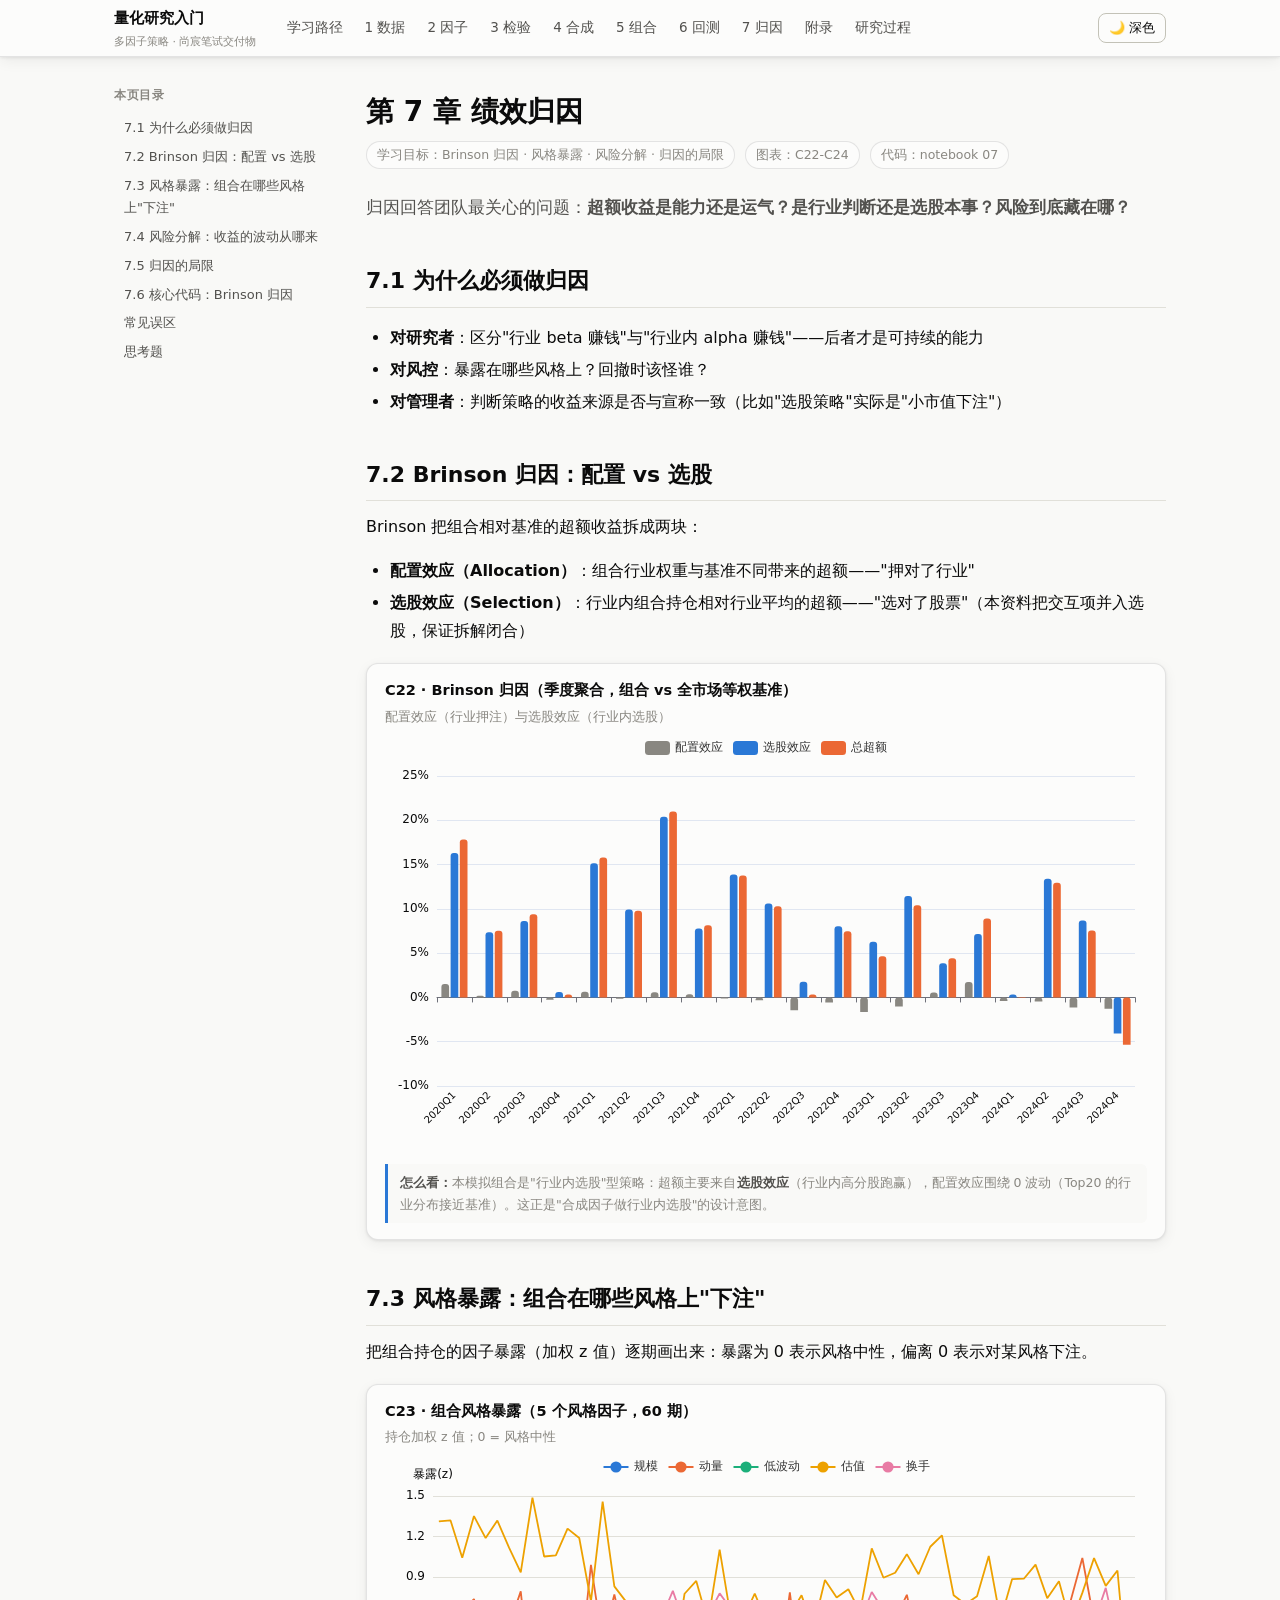
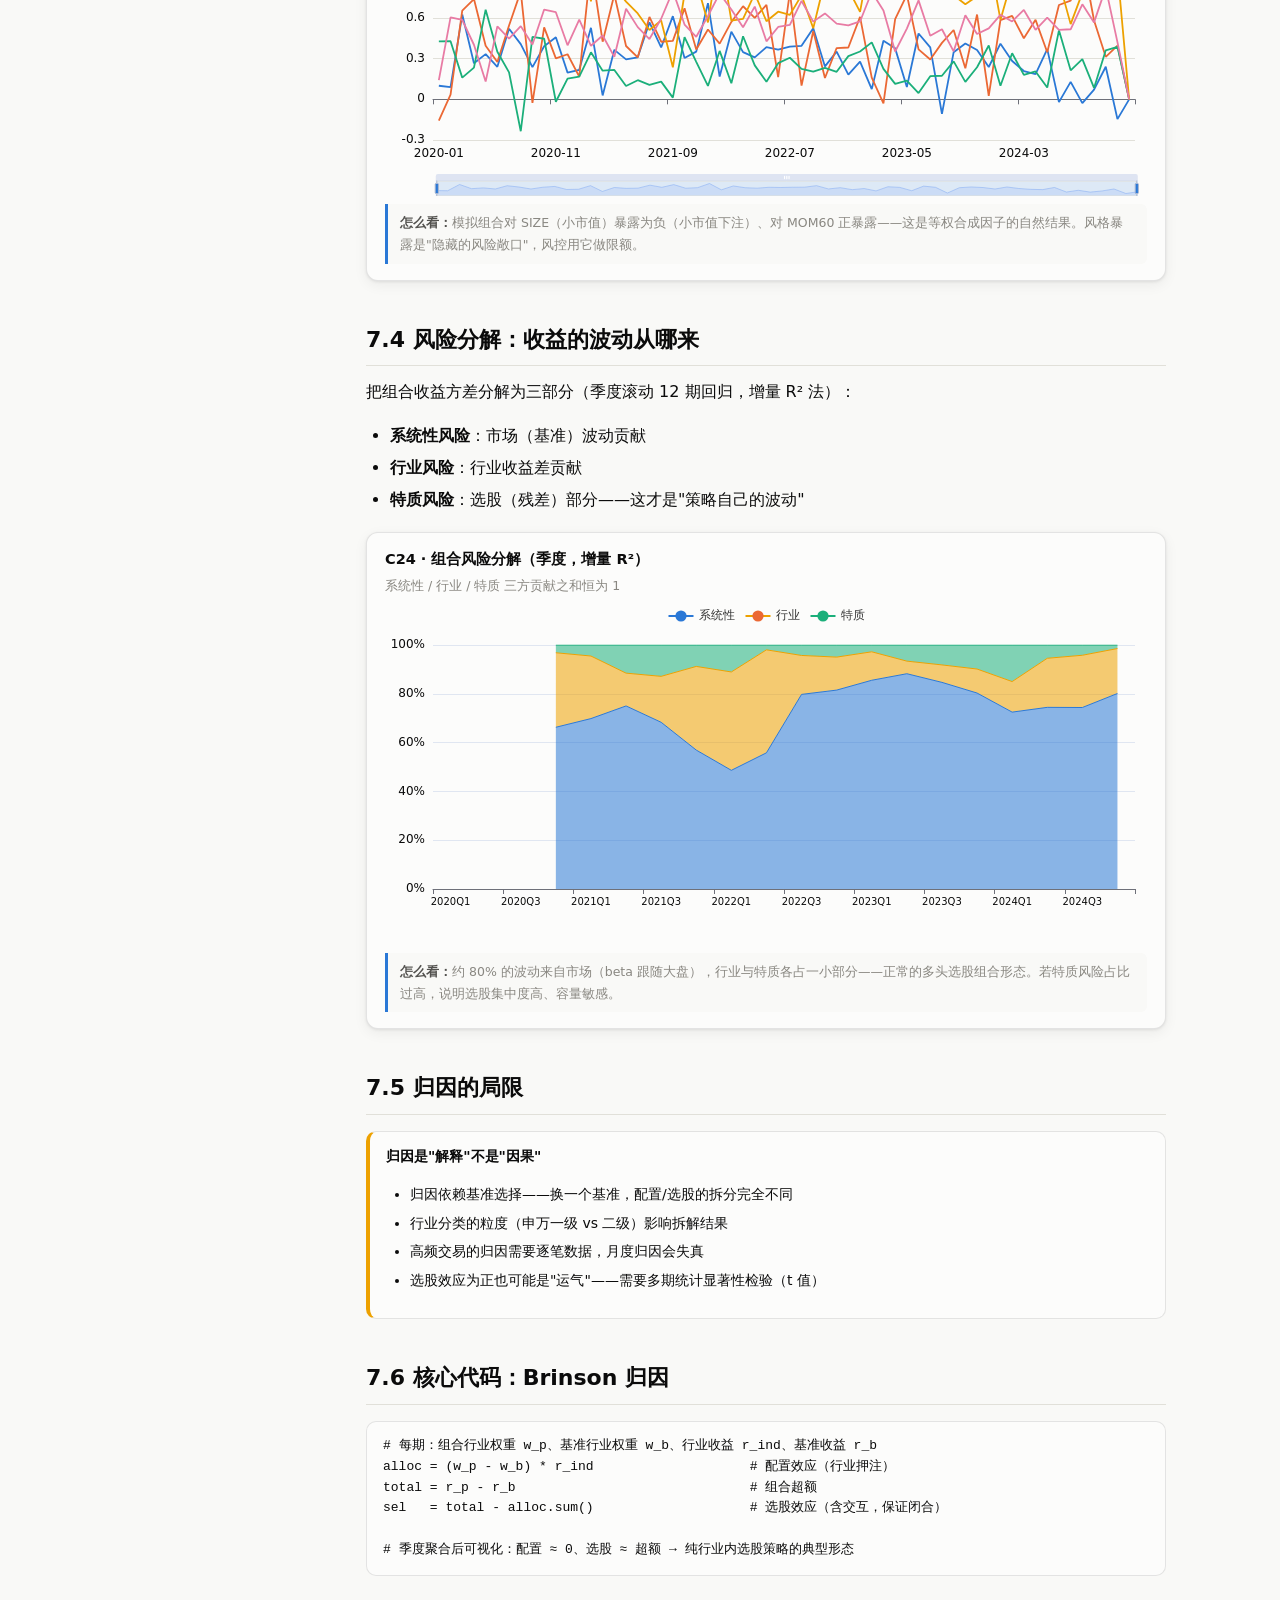
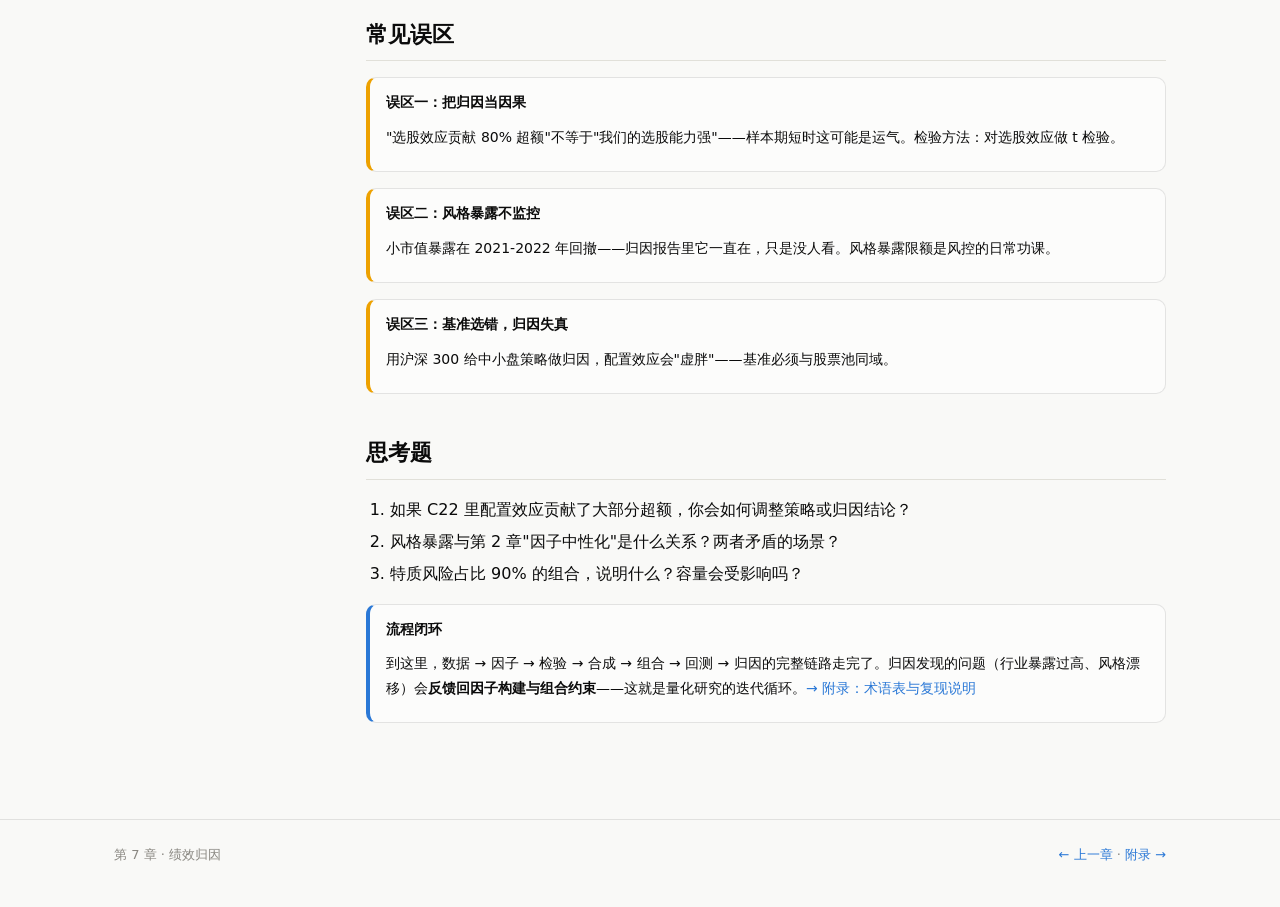
<file: chapters/ch7-attribution.html>
<!DOCTYPE html>
<html lang="zh-CN">
<head>
<meta charset="UTF-8">
<meta name="viewport" content="width=device-width, initial-scale=1.0">
<title>第 7 章 绩效归因 · 量化研究入门</title>
<link rel="stylesheet" href="../assets/css/style.css">
</head>
<body>
<header class="site-header">
  <div class="container">
    <div class="brand">量化研究入门<small>多因子策略 · 尚宸笔试交付物</small></div>
    <nav id="site-nav"></nav>
    <button class="theme-toggle" id="theme-toggle"></button>
  </div>
</header>

<main class="container">
  <aside class="toc" id="page-toc"></aside>
  <article class="content">
    <h1>第 7 章 绩效归因</h1>
    <div class="chapter-meta">
      <span>学习目标：Brinson 归因 · 风格暴露 · 风险分解 · 归因的局限</span>
      <span>图表：C22-C24</span><span>代码：notebook 07</span>
    </div>
    <p class="lead">归因回答团队最关心的问题：<strong>超额收益是能力还是运气？是行业判断还是选股本事？风险到底藏在哪？</strong></p>

    <h2 id="s1">7.1 为什么必须做归因</h2>
    <ul>
      <li><strong>对研究者</strong>：区分"行业 beta 赚钱"与"行业内 alpha 赚钱"——后者才是可持续的能力</li>
      <li><strong>对风控</strong>：暴露在哪些风格上？回撤时该怪谁？</li>
      <li><strong>对管理者</strong>：判断策略的收益来源是否与宣称一致（比如"选股策略"实际是"小市值下注"）</li>
    </ul>

    <h2 id="s2">7.2 Brinson 归因：配置 vs 选股</h2>
    <p>Brinson 把组合相对基准的超额收益拆成两块：</p>
    <ul>
      <li><strong>配置效应（Allocation）</strong>：组合行业权重与基准不同带来的超额——"押对了行业"</li>
      <li><strong>选股效应（Selection）</strong>：行业内组合持仓相对行业平均的超额——"选对了股票"（本资料把交互项并入选股，保证拆解闭合）</li>
    </ul>

    <div class="chart-box" data-chart="c22">
      <div class="chart-title">C22 · Brinson 归因（季度聚合，组合 vs 全市场等权基准）</div>
      <div class="chart-sub">配置效应（行业押注）与选股效应（行业内选股）</div>
      <div class="chart tall"></div>
      <div class="chart-note"><strong>怎么看：</strong>本模拟组合是"行业内选股"型策略：超额主要来自<strong>选股效应</strong>（行业内高分股跑赢），配置效应围绕 0 波动（Top20 的行业分布接近基准）。这正是"合成因子做行业内选股"的设计意图。</div>
    </div>

    <h2 id="s3">7.3 风格暴露：组合在哪些风格上"下注"</h2>
    <p>把组合持仓的因子暴露（加权 z 值）逐期画出来：暴露为 0 表示风格中性，偏离 0 表示对某风格下注。</p>

    <div class="chart-box" data-chart="c23">
      <div class="chart-title">C23 · 组合风格暴露（5 个风格因子，60 期）</div>
      <div class="chart-sub">持仓加权 z 值；0 = 风格中性</div>
      <div class="chart"></div>
      <div class="chart-note"><strong>怎么看：</strong>模拟组合对 SIZE（小市值）暴露为负（小市值下注）、对 MOM60 正暴露——这是等权合成因子的自然结果。风格暴露是"隐藏的风险敞口"，风控用它做限额。</div>
    </div>

    <h2 id="s4">7.4 风险分解：收益的波动从哪来</h2>
    <p>把组合收益方差分解为三部分（季度滚动 12 期回归，增量 R² 法）：</p>
    <ul>
      <li><strong>系统性风险</strong>：市场（基准）波动贡献</li>
      <li><strong>行业风险</strong>：行业收益差贡献</li>
      <li><strong>特质风险</strong>：选股（残差）部分——这才是"策略自己的波动"</li>
    </ul>

    <div class="chart-box" data-chart="c24">
      <div class="chart-title">C24 · 组合风险分解（季度，增量 R²）</div>
      <div class="chart-sub">系统性 / 行业 / 特质 三方贡献之和恒为 1</div>
      <div class="chart"></div>
      <div class="chart-note"><strong>怎么看：</strong>约 80% 的波动来自市场（beta 跟随大盘），行业与特质各占一小部分——正常的多头选股组合形态。若特质风险占比过高，说明选股集中度高、容量敏感。</div>
    </div>

    <h2 id="s5">7.5 归因的局限</h2>
    <div class="callout warn">
      <h4>归因是"解释"不是"因果"</h4>
      <ul>
        <li>归因依赖基准选择——换一个基准，配置/选股的拆分完全不同</li>
        <li>行业分类的粒度（申万一级 vs 二级）影响拆解结果</li>
        <li>高频交易的归因需要逐笔数据，月度归因会失真</li>
        <li>选股效应为正也可能是"运气"——需要多期统计显著性检验（t 值）</li>
      </ul>
    </div>

    <h2 id="s6">7.6 核心代码：Brinson 归因</h2>
    <div class="code-block">
<pre># 每期：组合行业权重 w_p、基准行业权重 w_b、行业收益 r_ind、基准收益 r_b
alloc = (w_p - w_b) * r_ind                    # 配置效应（行业押注）
total = r_p - r_b                              # 组合超额
sel   = total - alloc.sum()                    # 选股效应（含交互，保证闭合）

# 季度聚合后可视化：配置 ≈ 0、选股 ≈ 超额 → 纯行业内选股策略的典型形态</pre>
    </div>

    <h2 id="s7">常见误区</h2>
    <div class="callout warn"><h4>误区一：把归因当因果</h4><p>"选股效应贡献 80% 超额"不等于"我们的选股能力强"——样本期短时这可能是运气。检验方法：对选股效应做 t 检验。</p></div>
    <div class="callout warn"><h4>误区二：风格暴露不监控</h4><p>小市值暴露在 2021-2022 年回撤——归因报告里它一直在，只是没人看。风格暴露限额是风控的日常功课。</p></div>
    <div class="callout warn"><h4>误区三：基准选错，归因失真</h4><p>用沪深 300 给中小盘策略做归因，配置效应会"虚胖"——基准必须与股票池同域。</p></div>

    <h2 id="s8">思考题</h2>
    <ol>
      <li>如果 C22 里配置效应贡献了大部分超额，你会如何调整策略或归因结论？</li>
      <li>风格暴露与第 2 章"因子中性化"是什么关系？两者矛盾的场景？</li>
      <li>特质风险占比 90% 的组合，说明什么？容量会受影响吗？</li>
    </ol>

    <div class="callout key">
      <h4>流程闭环</h4>
      <p>到这里，数据 → 因子 → 检验 → 合成 → 组合 → 回测 → 归因的完整链路走完了。归因发现的问题（行业暴露过高、风格漂移）会<strong>反馈回因子构建与组合约束</strong>——这就是量化研究的迭代循环。<a href="../appendix.html">→ 附录：术语表与复现说明</a></p>
    </div>
  </article>
</main>

<footer class="site-footer">
  <div class="container">
    <span>第 7 章 · 绩效归因</span>
    <span><a href="ch6-backtest.html">← 上一章</a> · <a href="../appendix.html">附录 →</a></span>
  </div>
</footer>

<script src="../assets/js/echarts.min.js"></script>
<script src="../assets/js/chartkit.js"></script>
<script src="../assets/js/common.js"></script>
<script src="../assets/js/pages/ch7.js"></script>
</body>
</html>
</file>
<file: assets/css/style.css>
/* ==========================================================================
   量化研究入门学习资料 — 全站样式
   明暗双主题（CSS 变量），调色板经色盲安全验证（dataviz 规范）
   ========================================================================== */

/* ---- 主题变量 ---- */
:root {
  color-scheme: light;
  --page:          #f9f9f7;
  --surface:       #fcfcfb;
  --ink-1:         #0b0b0b;
  --ink-2:         #52514e;
  --ink-3:         #898781;
  --gridline:      #e1e0d9;
  --baseline:      #c3c2b7;
  --border:        rgba(11,11,11,0.10);
  --accent:        #2a78d6;
  --accent-soft:   #cde2fb;
  --good:          #006300;
  --bad:           #d03b3b;
  /* 分类色板（8 槽，已验证） */
  --c1:#2a78d6; --c2:#eb6834; --c3:#1baf7a; --c4:#eda100;
  --c5:#e87ba4; --c6:#008300; --c7:#4a3aa7; --c8:#e34948;
  /* 单色序（蓝，100→700）—— 分层 10 组用 */
  --s1:#cde2fb; --s2:#b7d3f6; --s3:#9ec5f4; --s4:#86b6ef; --s5:#6da7ec;
  --s6:#5598e7; --s7:#3987e5; --s8:#2a78d6; --s9:#256abf; --s10:#1c5cab;
  --shadow: 0 1px 3px rgba(11,11,11,0.08), 0 4px 14px rgba(11,11,11,0.06);
}

:root[data-theme="dark"] {
  color-scheme: dark;
  --page:          #0d0d0d;
  --surface:       #1a1a19;
  --ink-1:         #ffffff;
  --ink-2:         #c3c2b7;
  --ink-3:         #898781;
  --gridline:      #2c2c2a;
  --baseline:      #383835;
  --border:        rgba(255,255,255,0.10);
  --accent:        #3987e5;
  --accent-soft:   #104281;
  --good:          #0ca30c;
  --bad:           #e66767;
  --c1:#3987e5; --c2:#d95926; --c3:#199e70; --c4:#c98500;
  --c5:#d55181; --c6:#008300; --c7:#9085e9; --c8:#e66767;
  --s1:#0d366b; --s2:#104281; --s3:#184f95; --s4:#1c5cab; --s5:#256abf;
  --s6:#2a78d6; --s7:#3987e5; --s8:#5598e7; --s9:#6da7ec; --s10:#86b6ef;
  --shadow: 0 1px 3px rgba(0,0,0,0.4), 0 4px 14px rgba(0,0,0,0.3);
}

/* ---- 基础 ---- */
* { box-sizing: border-box; }
html { scroll-behavior: smooth; scroll-padding-top: 72px; }
body {
  margin: 0;
  font-family: system-ui, -apple-system, "Segoe UI", "Microsoft YaHei", sans-serif;
  background: var(--page);
  color: var(--ink-1);
  line-height: 1.75;
  font-size: 16px;
}
a { color: var(--accent); text-decoration: none; }
a:hover { text-decoration: underline; }
.container { max-width: 1100px; margin: 0 auto; padding: 0 24px; }
main.container { display: flex; gap: 32px; padding-top: 28px; padding-bottom: 80px; }

/* ---- 顶栏 ---- */
.site-header {
  position: sticky; top: 0; z-index: 50;
  background: var(--surface);
  border-bottom: 1px solid var(--border);
  box-shadow: var(--shadow);
}
.site-header .container { display: flex; align-items: center; gap: 20px; min-height: 56px; }
.brand { font-weight: 700; font-size: 15px; white-space: nowrap; }
.brand small { display: block; font-weight: 400; color: var(--ink-3); font-size: 11px; }
#site-nav { display: flex; gap: 2px; flex-wrap: wrap; flex: 1; }
#site-nav a {
  padding: 6px 10px; border-radius: 6px; font-size: 13.5px; color: var(--ink-2);
}
#site-nav a:hover { background: var(--gridline); text-decoration: none; color: var(--ink-1); }
#site-nav a.active { background: var(--accent-soft); color: var(--ink-1); font-weight: 600; }
.theme-toggle {
  border: 1px solid var(--baseline); background: var(--surface); color: var(--ink-1);
  border-radius: 8px; padding: 5px 10px; font-size: 13px; cursor: pointer;
}
.theme-toggle:hover { border-color: var(--accent); }
@media (max-width: 860px) {
  .brand small { display: none; }
  #site-nav { order: 3; flex-basis: 100%; }
}

/* ---- 目录侧栏 ---- */
.toc {
  width: 220px; flex-shrink: 0; font-size: 13px;
  position: sticky; top: 84px; align-self: flex-start; max-height: calc(100vh - 110px);
  overflow-y: auto; padding-right: 8px; display: none;
}
.toc h4 { margin: 0 0 8px; font-size: 12px; text-transform: uppercase; letter-spacing: .06em; color: var(--ink-3); }
.toc a { display: block; padding: 3px 8px; border-left: 2px solid transparent; color: var(--ink-2); }
.toc a:hover { color: var(--ink-1); background: var(--gridline); border-radius: 4px; text-decoration: none; }
.toc a.h3 { padding-left: 18px; font-size: 12.5px; }
.toc a.active { border-left-color: var(--accent); color: var(--accent); font-weight: 600; }
@media (min-width: 1100px) { .toc { display: block; } }

/* ---- 正文 ---- */
.content { flex: 1; min-width: 0; }
.content h1 { font-size: 28px; margin: 8px 0 4px; line-height: 1.35; }
.content h2 { font-size: 22px; margin: 40px 0 12px; padding-bottom: 6px; border-bottom: 1px solid var(--gridline); scroll-margin-top: 76px; }
.content h3 { font-size: 17.5px; margin: 28px 0 8px; scroll-margin-top: 76px; }
.content p { margin: 10px 0; }
.content ul, .content ol { padding-left: 24px; }
.content li { margin: 4px 0; }
.lead { font-size: 17px; color: var(--ink-2); }
.chapter-meta { display: flex; gap: 10px; flex-wrap: wrap; margin: 10px 0 24px; font-size: 12.5px; color: var(--ink-3); }
.chapter-meta span { background: var(--surface); border: 1px solid var(--border); border-radius: 20px; padding: 2px 10px; }

/* ---- 章节卡片（主页）---- */
.card-grid { display: grid; grid-template-columns: repeat(auto-fill, minmax(300px, 1fr)); gap: 16px; margin: 20px 0; }
.card {
  background: var(--surface); border: 1px solid var(--border); border-radius: 12px;
  padding: 18px; box-shadow: var(--shadow); display: flex; flex-direction: column; gap: 8px;
}
.card h3 { margin: 0; font-size: 16px; }
.card p { margin: 0; font-size: 13.5px; color: var(--ink-2); flex: 1; }
.card .num {
  width: 34px; height: 34px; border-radius: 8px; background: var(--accent-soft);
  color: var(--accent); display: flex; align-items: center; justify-content: center;
  font-weight: 700; font-size: 15px; margin-bottom: 4px;
}
.card a:hover h3 { text-decoration: underline; }
.card .tag { font-size: 12px; color: var(--ink-3); }

/* ---- 图表 ---- */
.chart-box { background: var(--surface); border: 1px solid var(--border); border-radius: 12px; padding: 14px 14px 6px; margin: 18px 0; box-shadow: var(--shadow); }
.chart-title { font-size: 14.5px; font-weight: 600; margin: 0 4px 2px; }
.chart-sub { font-size: 12.5px; color: var(--ink-3); margin: 0 4px 8px; }
.chart { width: 100%; height: 340px; }
.chart.tall { height: 420px; }
.chart-note {
  font-size: 12.5px; color: var(--ink-3); background: var(--page);
  border-left: 3px solid var(--accent); border-radius: 0 6px 6px 0;
  padding: 8px 12px; margin: 8px 4px 10px;
}
.chart-note strong { color: var(--ink-2); }

/* ---- 代码块 ---- */
.code-block { position: relative; margin: 16px 0; }
.code-block pre {
  background: var(--surface); border: 1px solid var(--border); border-radius: 10px;
  padding: 14px 16px; overflow-x: auto; font-size: 13px; line-height: 1.6;
  font-family: "SF Mono", Consolas, "Courier New", monospace; margin: 0;
}
.code-block .lang {
  position: absolute; top: 8px; right: 8px; font-size: 11px; color: var(--ink-3);
  background: var(--page); border-radius: 4px; padding: 2px 6px; border: 1px solid var(--border);
}
.copy-btn {
  position: absolute; top: 8px; right: 60px; font-size: 11px; color: var(--ink-2);
  background: var(--page); border: 1px solid var(--border); border-radius: 4px; padding: 2px 8px; cursor: pointer;
}
.copy-btn:hover { color: var(--accent); border-color: var(--accent); }

/* ---- 表格 ---- */
table { border-collapse: collapse; width: 100%; margin: 16px 0; font-size: 13.5px; background: var(--surface); border-radius: 10px; overflow: hidden; }
th, td { padding: 8px 12px; border-bottom: 1px solid var(--gridline); text-align: left; }
th { background: var(--page); font-weight: 600; font-size: 13px; color: var(--ink-2); }
tr:last-child td { border-bottom: none; }
td.num, th.num { text-align: right; font-variant-numeric: tabular-nums; }

/* ---- 提示框 ---- */
.callout {
  border-radius: 10px; padding: 12px 16px; margin: 16px 0; font-size: 14px;
  border: 1px solid var(--border); background: var(--surface);
}
.callout.warn { border-left: 4px solid var(--c4); }
.callout.key { border-left: 4px solid var(--accent); }
.callout.pitfall { border-left: 4px solid var(--c8); }
.callout h4 { margin: 0 0 6px; font-size: 14px; }

/* ---- 指标卡 ---- */
.metric-grid { display: grid; grid-template-columns: repeat(auto-fill, minmax(150px, 1fr)); gap: 12px; margin: 18px 0; }
.metric {
  background: var(--surface); border: 1px solid var(--border); border-radius: 10px;
  padding: 14px; text-align: center; box-shadow: var(--shadow);
}
.metric .value { font-size: 22px; font-weight: 700; font-variant-numeric: tabular-nums; }
.metric .value.good { color: var(--good); }
.metric .value.bad { color: var(--bad); }
.metric .label { font-size: 12px; color: var(--ink-3); margin-top: 2px; }
.metric .hint { font-size: 11px; color: var(--ink-3); margin-top: 2px; }

/* ---- 流程全景（主页 C1）---- */
.flow { display: flex; flex-wrap: wrap; gap: 0; margin: 24px 0; }
.flow .step {
  flex: 1; min-width: 120px; text-align: center; padding: 14px 10px; position: relative;
  background: var(--surface); border: 1px solid var(--border); border-radius: 10px; margin: 0 6px;
}
.flow .step .no { font-size: 12px; color: var(--accent); font-weight: 700; }
.flow .step .nm { font-size: 14px; font-weight: 600; margin: 2px 0; }
.flow .step .ds { font-size: 11.5px; color: var(--ink-3); }
.flow .arrow { align-self: center; color: var(--ink-3); font-size: 18px; }
@media (max-width: 860px) { .flow .arrow { display: none; } }

/* ---- 提问卡片（process 页）---- */
.q-card { background: var(--surface); border: 1px solid var(--border); border-radius: 12px; padding: 16px 18px; margin: 14px 0; box-shadow: var(--shadow); }
.q-card summary { cursor: pointer; font-size: 14.5px; font-weight: 600; }
.q-card summary:hover { color: var(--accent); }
.q-card .q-meta { display: flex; gap: 8px; flex-wrap: wrap; margin: 6px 0 10px; font-size: 12px; color: var(--ink-3); }
.q-card .q-meta .pill { border: 1px solid var(--border); border-radius: 20px; padding: 1px 8px; background: var(--page); }
.q-card .q-meta .pill.cat { color: var(--accent); border-color: var(--accent); }
.q-original { font-size: 14px; background: var(--page); border-left: 3px solid var(--accent); padding: 10px 14px; border-radius: 0 8px 8px 0; margin: 10px 0; }
.q-answer { font-size: 13.5px; color: var(--ink-2); margin: 8px 0; }
.q-decision { font-size: 13px; margin: 8px 0; }
.q-decision b.adopt { color: var(--good); }
.q-decision b.partial { color: var(--c4); }
.q-decision b.reject { color: var(--bad); }
.q-reflect { font-size: 12.5px; color: var(--ink-3); border-top: 1px dashed var(--baseline); padding-top: 8px; margin-top: 10px; }
.q-filters { display: flex; gap: 8px; flex-wrap: wrap; margin: 16px 0; }
.q-filters button {
  border: 1px solid var(--baseline); background: var(--surface); color: var(--ink-2);
  border-radius: 20px; padding: 4px 14px; font-size: 13px; cursor: pointer;
}
.q-filters button.active { background: var(--accent); border-color: var(--accent); color: #fff; }
.q-search { padding: 6px 12px; border-radius: 8px; border: 1px solid var(--baseline); background: var(--surface); color: var(--ink-1); font-size: 13px; min-width: 220px; }

/* ---- 时间线（process 页）---- */
.timeline { position: relative; margin: 24px 0 24px 8px; padding-left: 24px; border-left: 2px solid var(--baseline); }
.timeline .tl-item { position: relative; margin: 18px 0; }
.timeline .tl-item::before {
  content: ""; position: absolute; left: -31px; top: 6px; width: 10px; height: 10px;
  border-radius: 50%; background: var(--accent); border: 2px solid var(--surface);
}
.timeline .tl-time { font-size: 12px; color: var(--accent); font-weight: 600; }
.timeline .tl-title { font-size: 14.5px; font-weight: 600; }
.timeline .tl-desc { font-size: 13px; color: var(--ink-2); }

/* ---- 页脚 ---- */
.site-footer { border-top: 1px solid var(--border); padding: 24px 0 40px; color: var(--ink-3); font-size: 13px; }
.site-footer .container { display: flex; justify-content: space-between; flex-wrap: wrap; gap: 8px; }

/* ---- 其他 ---- */
.pill-tag { display: inline-block; font-size: 12px; border-radius: 20px; padding: 1px 10px; border: 1px solid var(--border); color: var(--ink-2); margin-right: 6px; }
kbd { background: var(--surface); border: 1px solid var(--baseline); border-radius: 4px; padding: 0 5px; font-size: 12px; }
code { font-family: "SF Mono", Consolas, "Courier New", monospace; font-size: 0.88em; background: var(--surface); border: 1px solid var(--border); border-radius: 4px; padding: 1px 5px; }
pre code { background: none; border: none; padding: 0; }
.hidden { display: none !important; }
</file>
